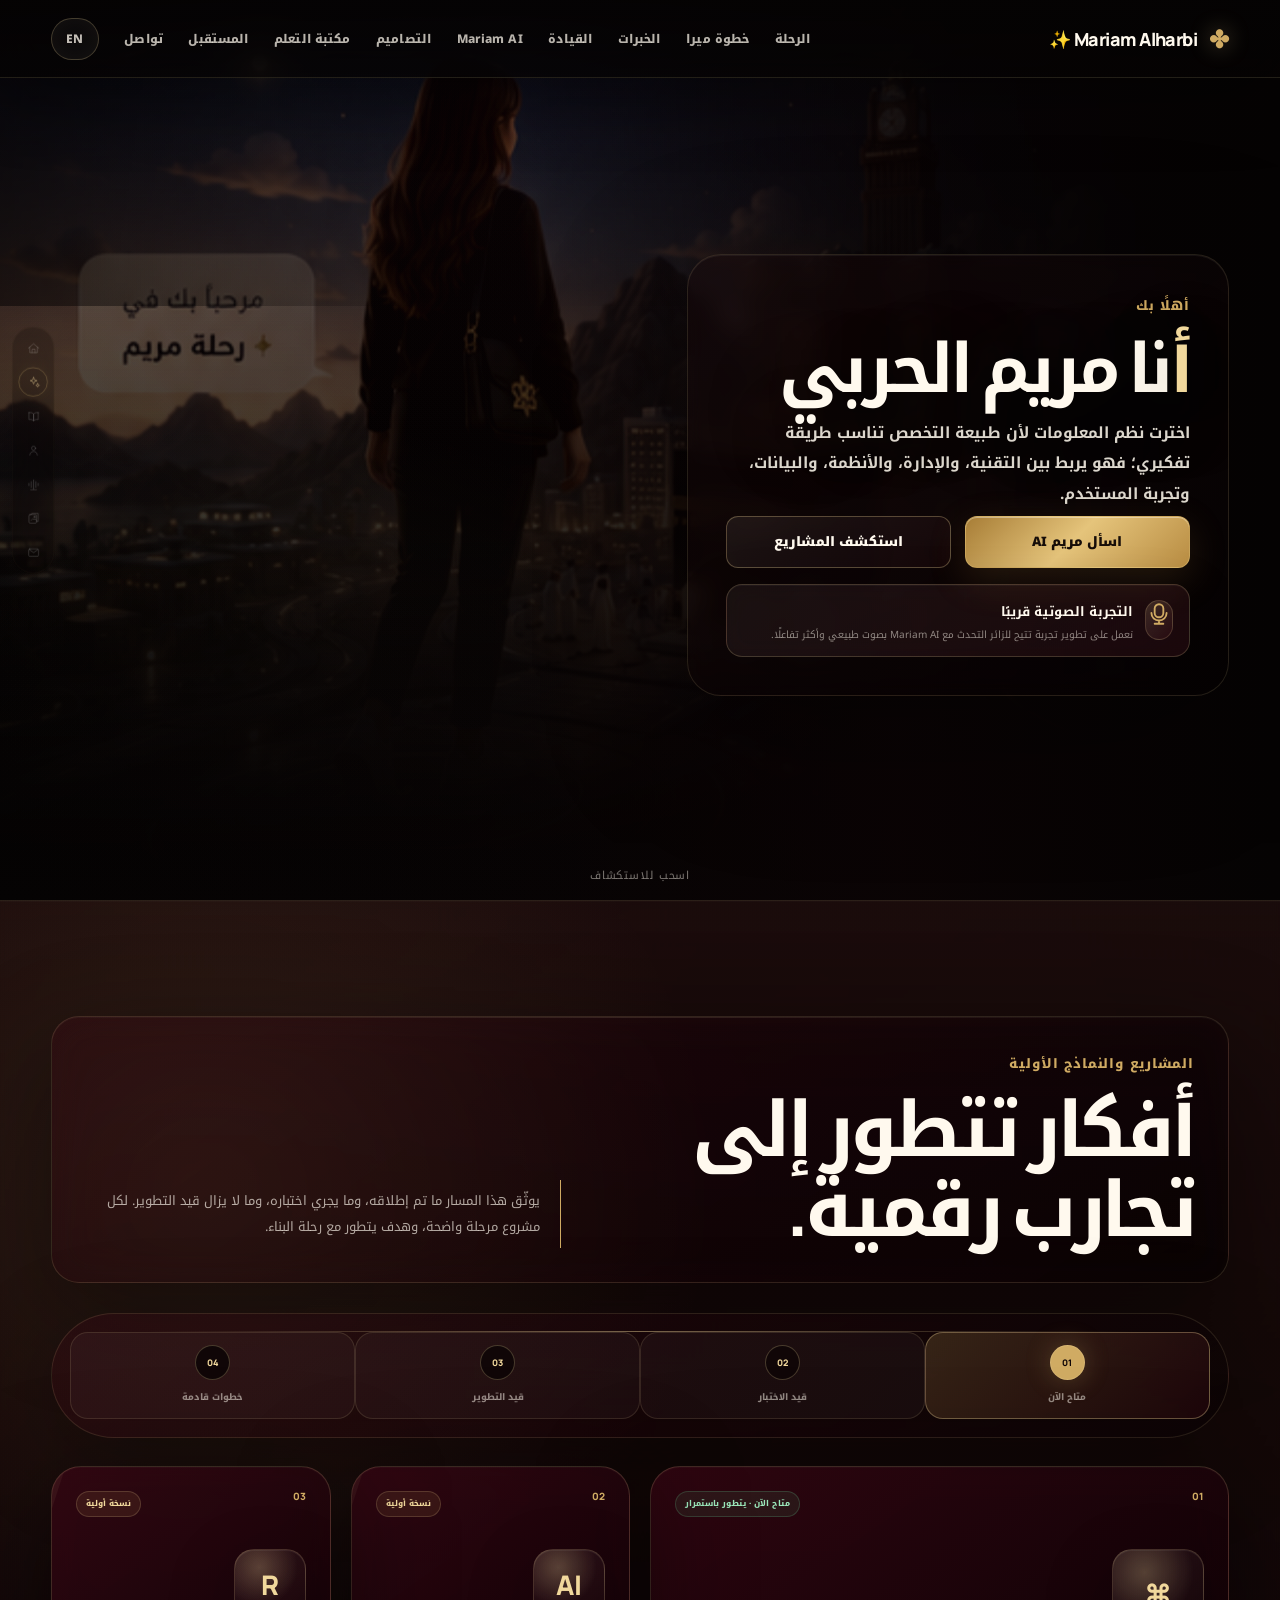
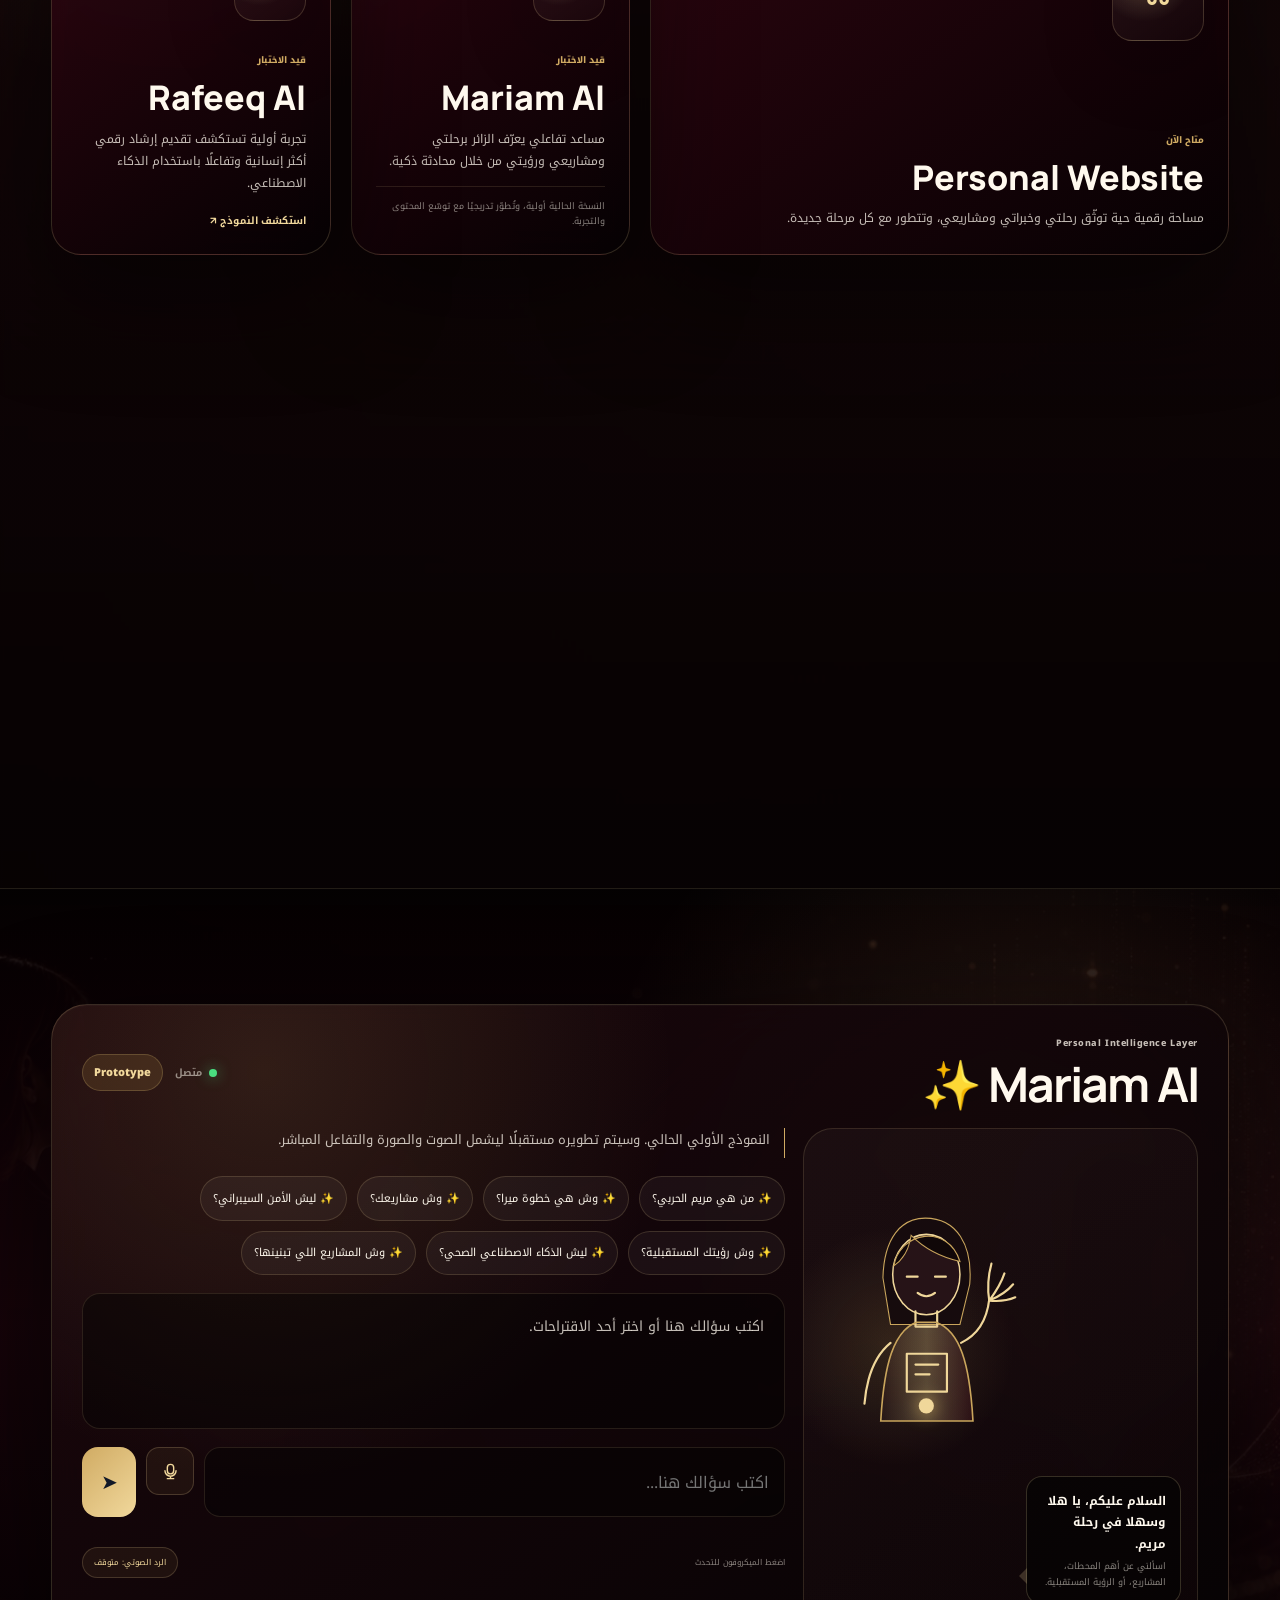
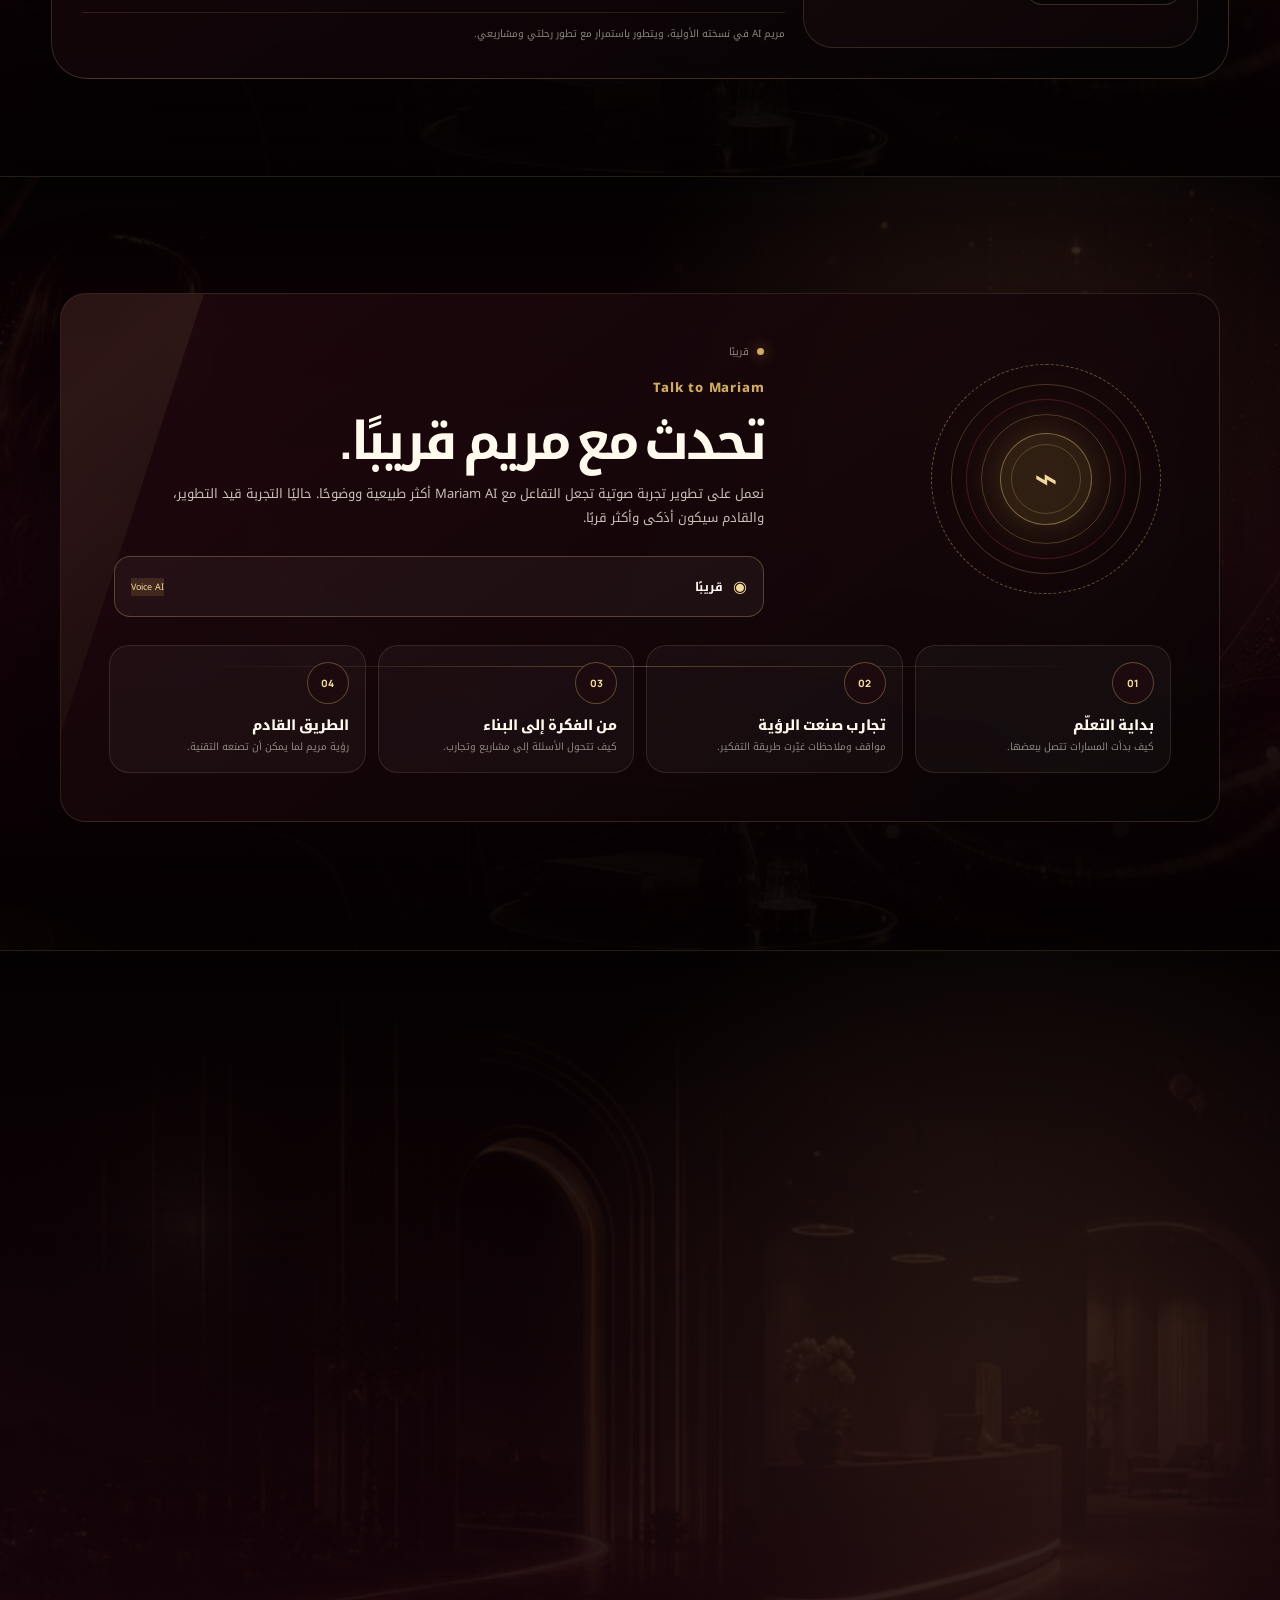
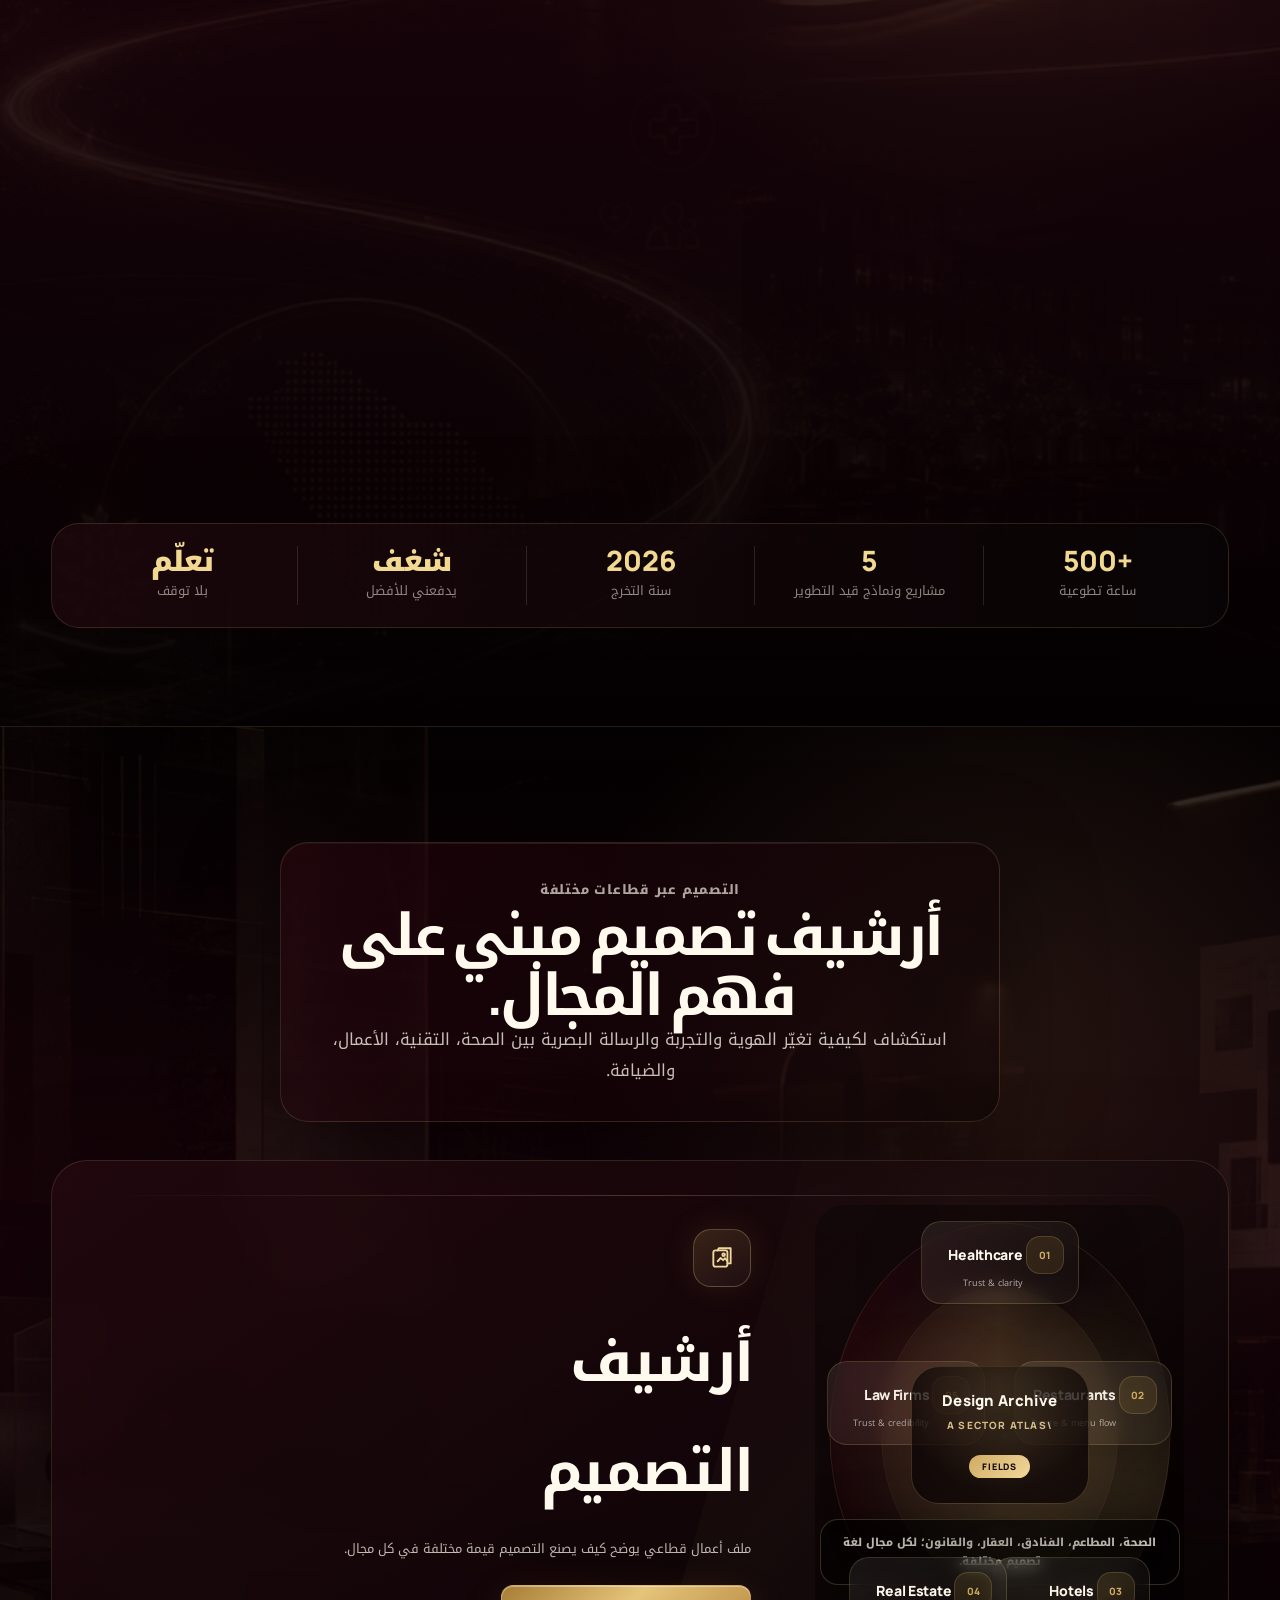
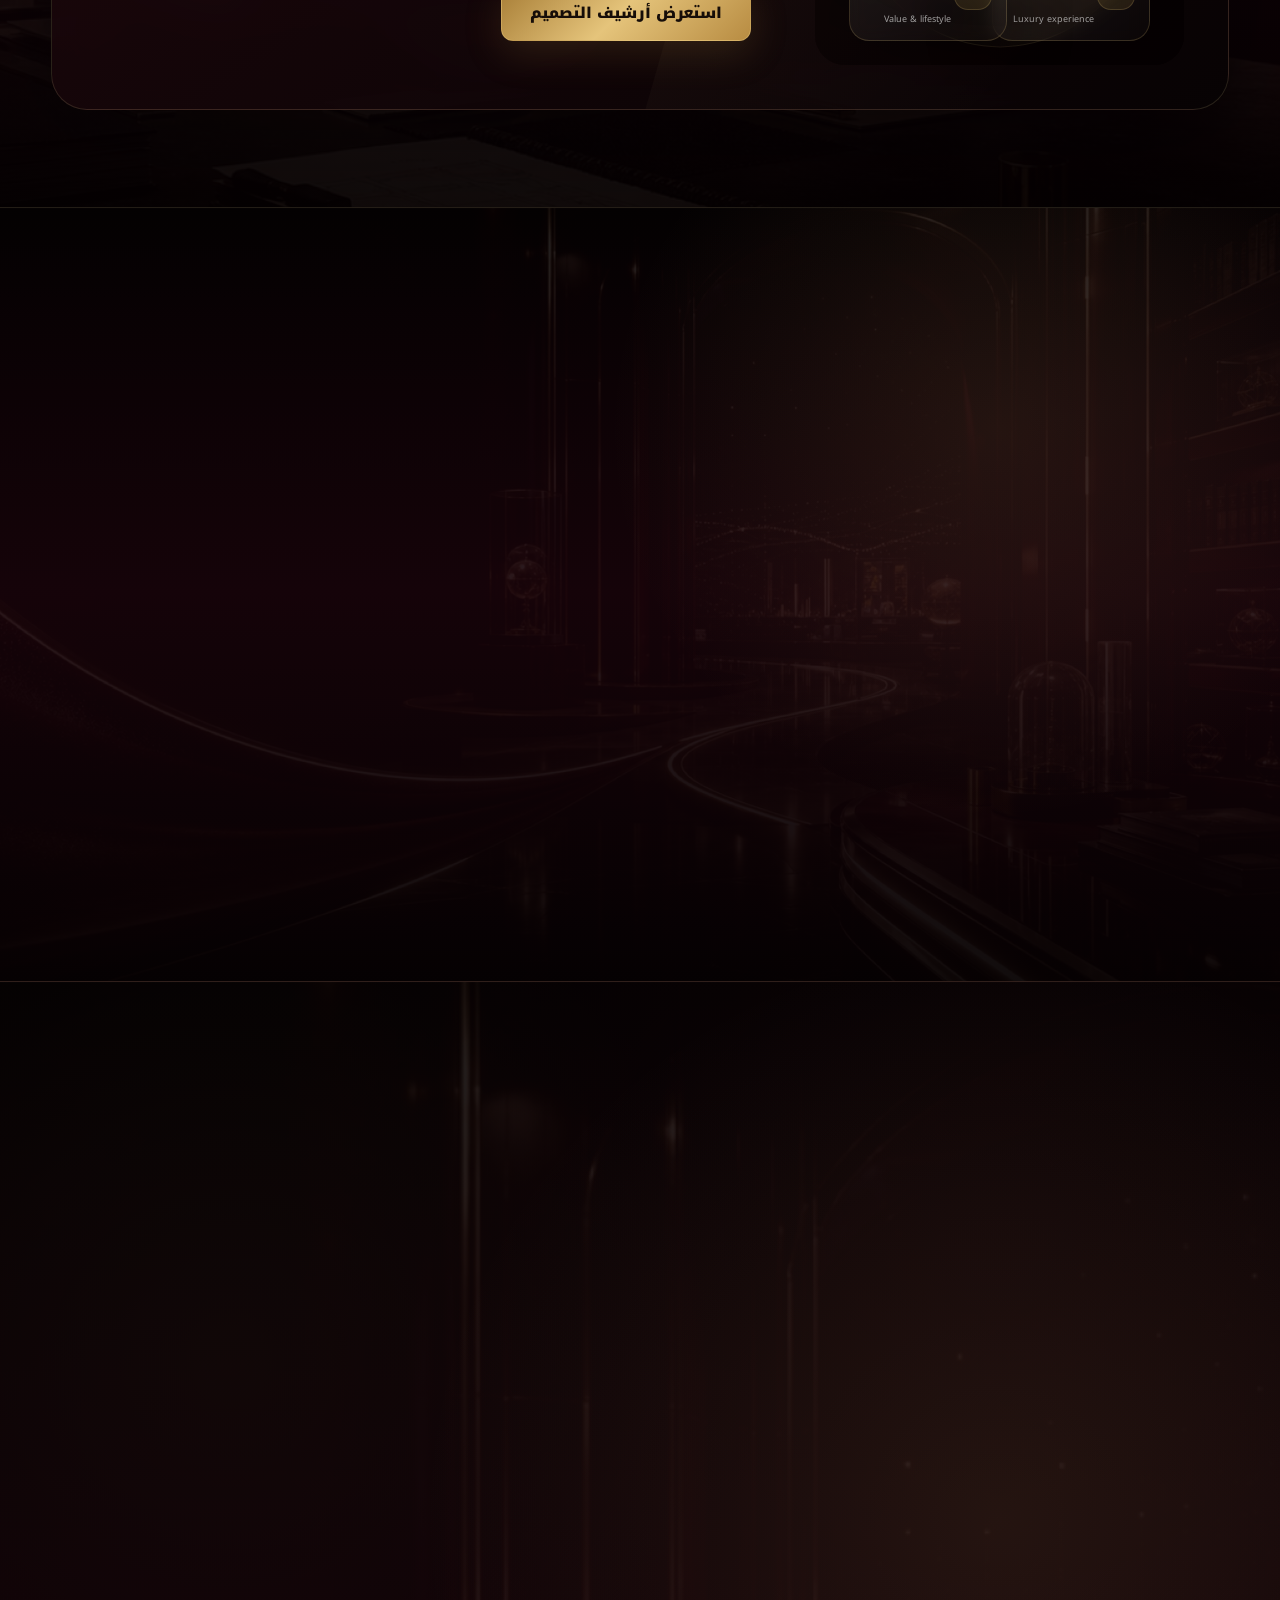
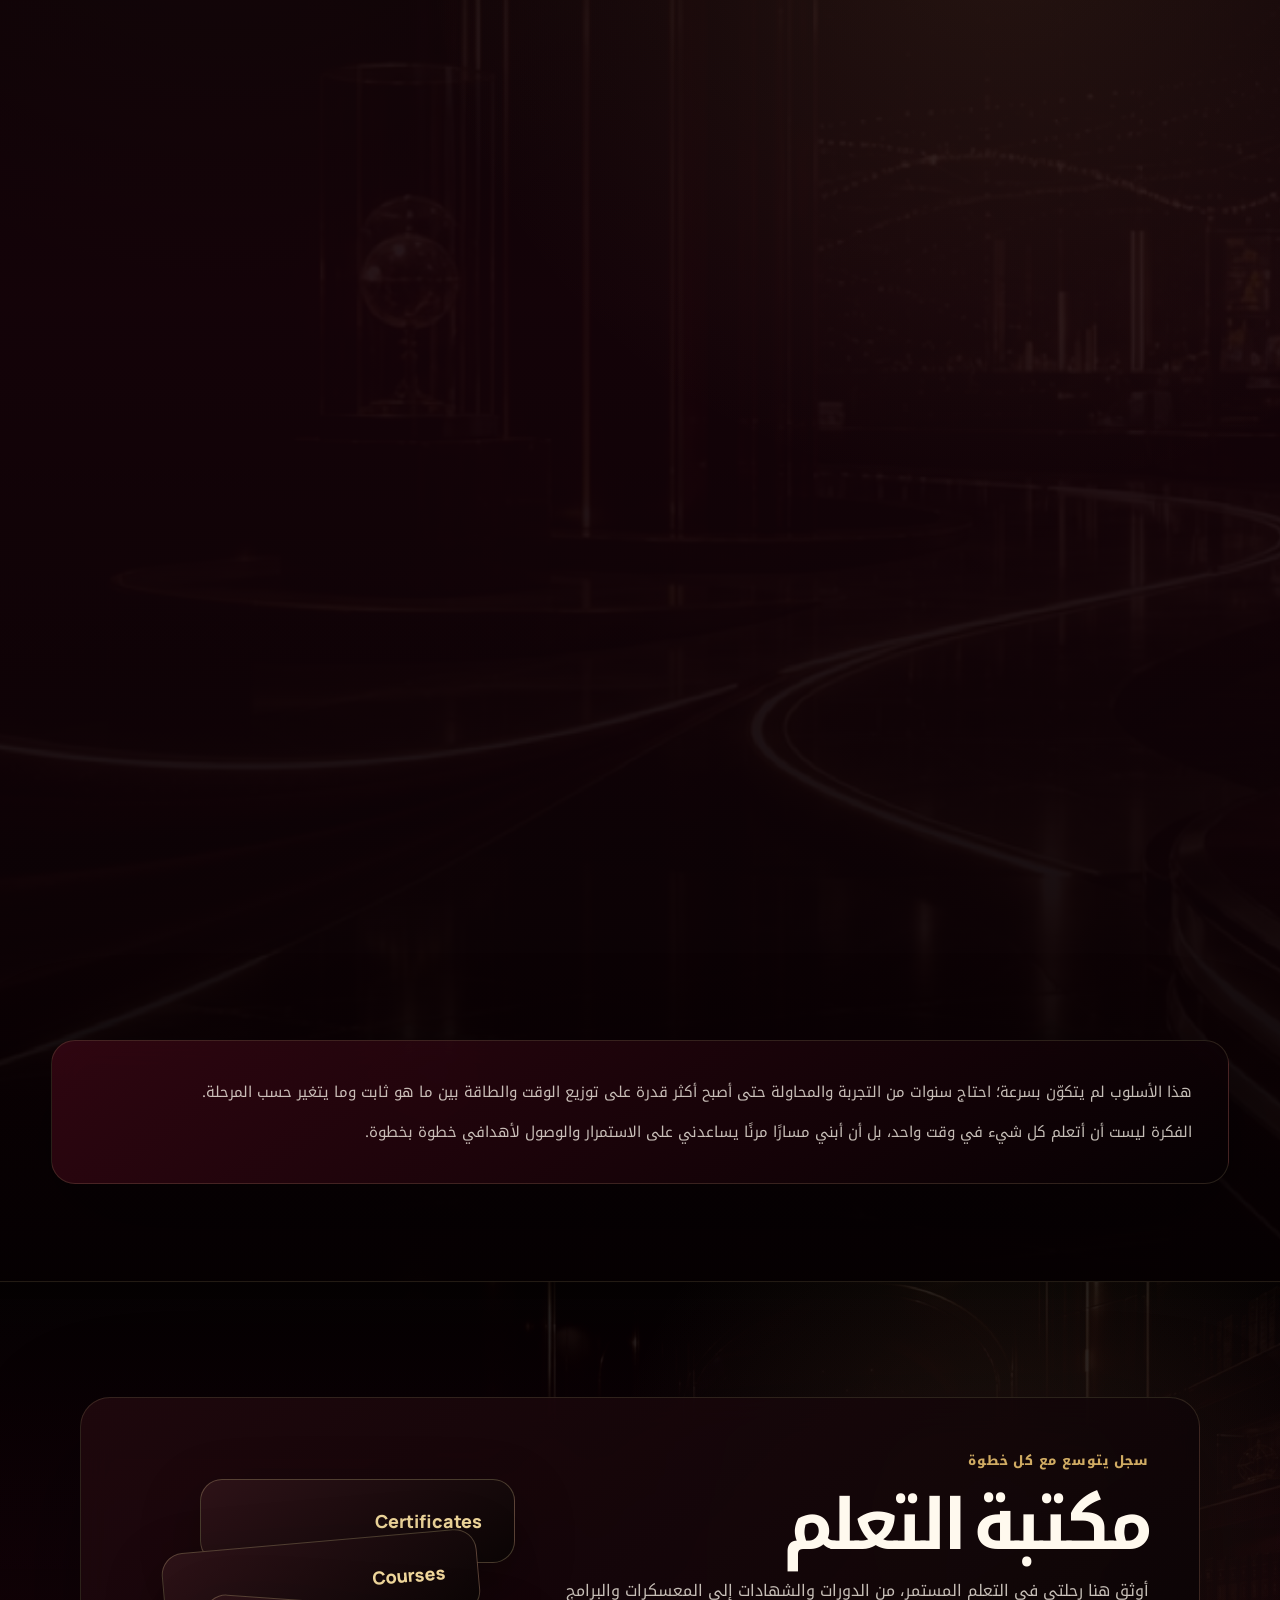
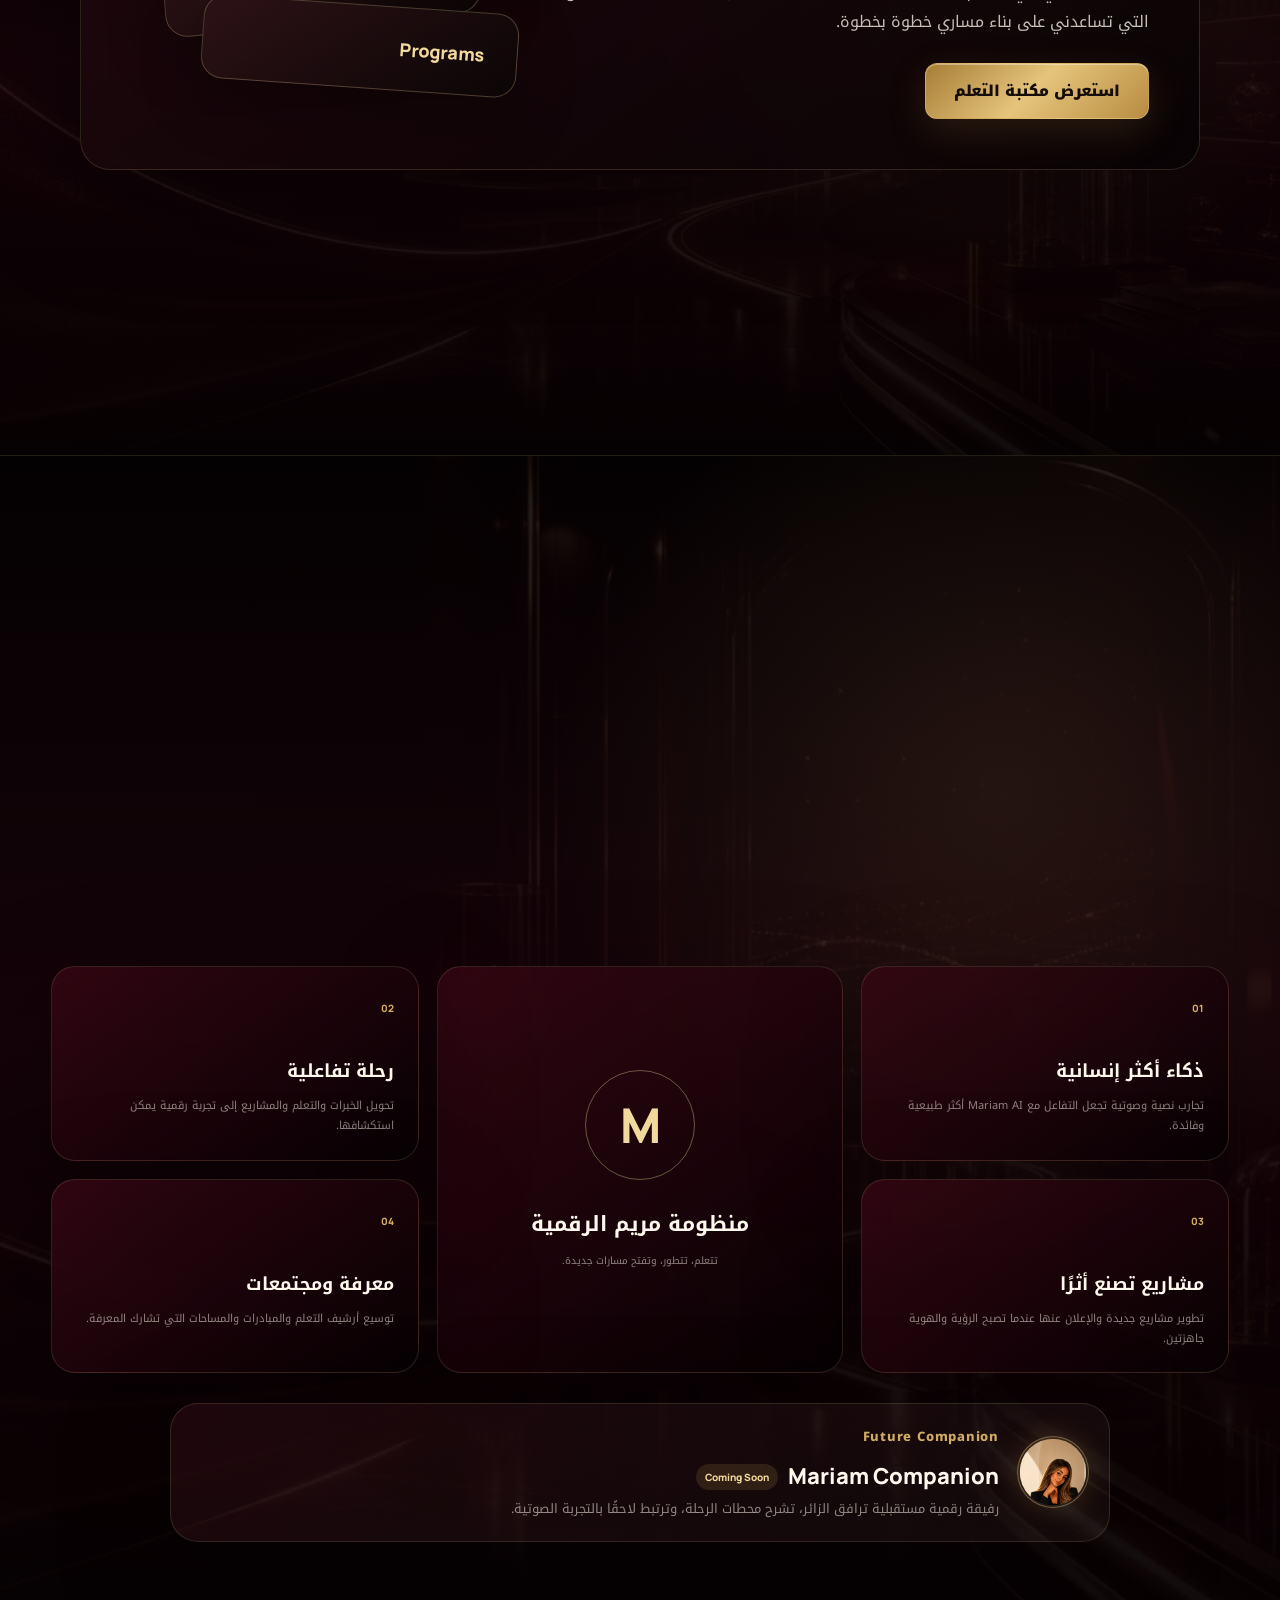
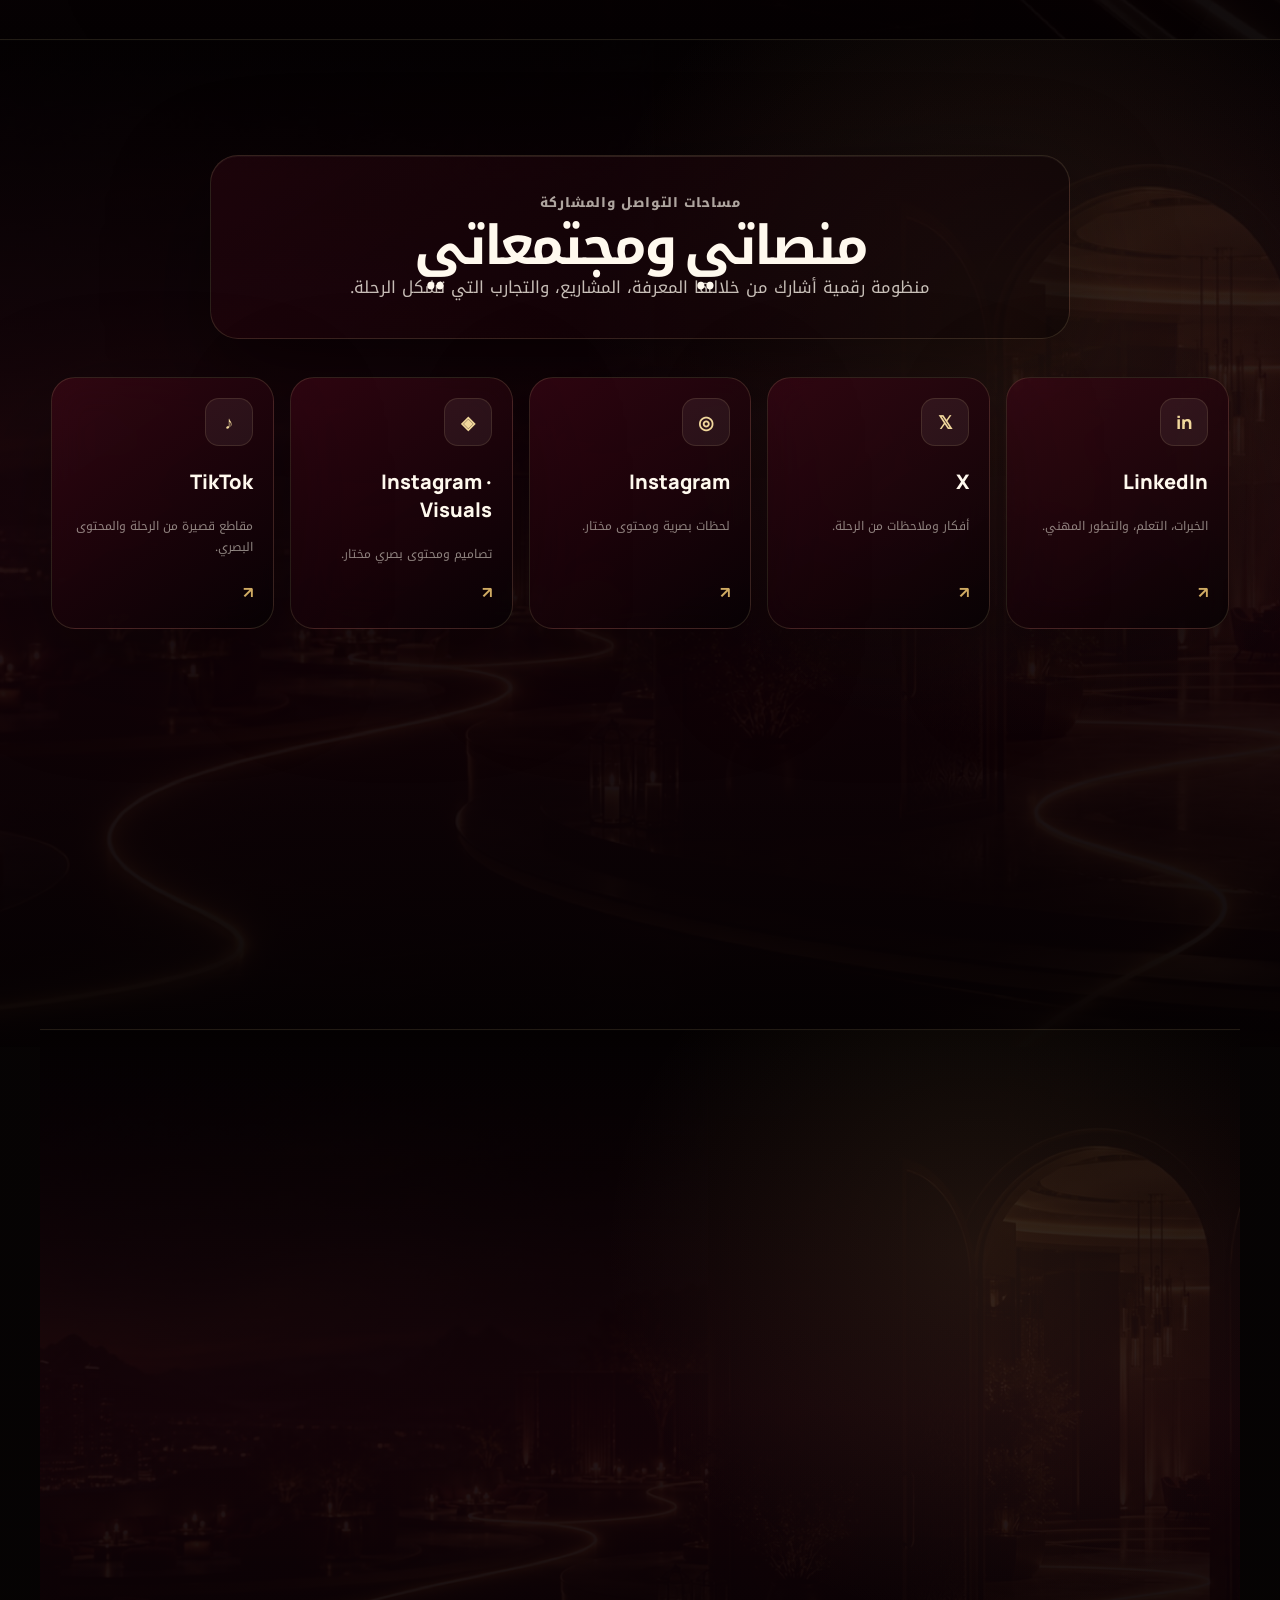
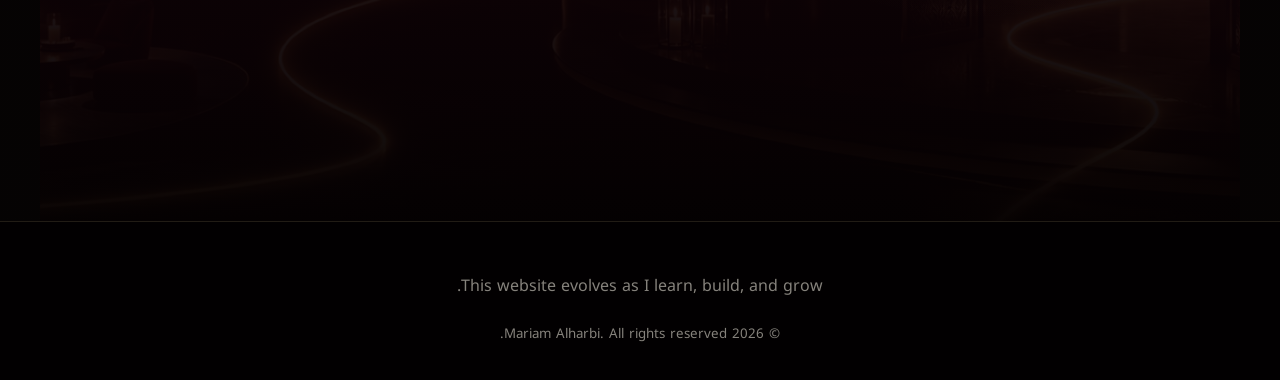
<file: index.html>
<!DOCTYPE html>
<html lang="ar" dir="rtl">
<head>
  <meta charset="UTF-8">
  <meta name="viewport" content="width=device-width, initial-scale=1.0">
  <meta name="description" content="مريم الحربي مؤسسة وصانعة تقنية تبني مشاريع رقمية ومجتمعات تعليمية وتجربة ذكاء اصطناعي شخصية للمستقبل.">
  <title>Mariam Alharbi | Founder Journey V4</title>
  <link rel="icon" type="image/png" sizes="512x512" href="assets/images/favicon.png?v=2">
  <link rel="apple-touch-icon" sizes="180x180" href="assets/images/apple-touch-icon.png?v=2">
  <link rel="preconnect" href="https://fonts.googleapis.com">
  <link rel="preconnect" href="https://fonts.gstatic.com" crossorigin>
  <link href="https://fonts.googleapis.com/css2?family=DM+Sans:wght@400;500;600;700;800&family=Manrope:wght@500;600;700;800&family=Noto+Kufi+Arabic:wght@400;500;600;700;800&display=swap" rel="stylesheet">
  <link rel="stylesheet" href="css/styles.css?v=20260620-founder-polish">
</head>
<body>
  <a class="skip" href="#main" data-i18n="skip">تجاوز إلى المحتوى</a>
  <div class="stars" aria-hidden="true"><span></span><span></span><span></span><span></span></div>
  <div class="journey-video-layer" id="journeyVideoLayer" aria-hidden="true">
    <video id="journeyVideo" autoplay muted loop playsinline preload="metadata" poster="assets/images/founder-hero-scene.png">
      <source src="assets/images/mariam-founder-journey.mp4" type="video/mp4">
    </video>
    <div class="journey-video-tide"></div>
  </div>
  <div class="scroll-mariam" id="walker" aria-hidden="true">
    <img src="assets/images/profile-photo.jpg" alt="">
  </div>

  <nav class="nav" aria-label="Main navigation">
    <a class="brand" href="#top"><span>✤</span> Mariam Alharbi ✨</a>
    <button class="menu-btn" id="menuBtn" type="button" aria-label="Open menu" aria-expanded="false">☰</button>
    <div class="nav-links" id="navLinks">
      <a href="#journey" data-i18n="navJourney">الرحلة</a>
      <a href="step-by-mira.html" data-i18n="navStepByMira">خطوة ميرا</a>
      <a href="#experience" data-i18n="navExperience">الخبرات</a>
      <a href="#leadership" data-i18n="navLeadership">القيادة</a>
      <a href="#mariam-ai" data-i18n="navAi">Mariam AI</a>
      <a href="design-archive.html" data-i18n="navGallery">التصاميم</a>
      <a href="learning-archive.html" data-i18n="navLearning">مكتبة التعلم</a>
      <a href="#future" data-i18n="navFuture">المستقبل</a>
      <a href="#contact" data-i18n="navContact">تواصل</a>
      <button class="lang-switch" id="langSwitch" type="button" aria-label="Switch language">EN</button>
    </div>
  </nav>

  <nav class="side-nav" aria-label="Quick navigation">
    <a class="active" href="#top" aria-label="Home" data-side-target="top"><svg viewBox="0 0 24 24" aria-hidden="true"><path d="M3 11.5 12 4l9 7.5"/><path d="M5.5 10v9.5h13V10"/><path d="M9.5 19.5v-6h5v6"/></svg></a>
    <a href="#journey" aria-label="Journey" data-side-target="journey"><svg viewBox="0 0 24 24" aria-hidden="true"><path d="m12 3 1.5 4.5L18 9l-4.5 1.5L12 15l-1.5-4.5L6 9l4.5-1.5L12 3Z"/><path d="m19 14 .8 2.2L22 17l-2.2.8L19 20l-.8-2.2L16 17l2.2-.8L19 14Z"/></svg></a>
    <a href="learning-archive.html" aria-label="Learning Archive"><svg viewBox="0 0 24 24" aria-hidden="true"><path d="M4 5.5c3.5-.8 6.2.2 8 2.2v12c-1.8-2-4.5-3-8-2.2v-12Z"/><path d="M20 5.5c-3.5-.8-6.2.2-8 2.2v12c1.8-2 4.5-3 8-2.2v-12Z"/></svg></a>
    <a href="#about" aria-label="About Mariam" data-side-target="about"><svg viewBox="0 0 24 24" aria-hidden="true"><circle cx="12" cy="8" r="3.5"/><path d="M5.5 20c.4-4.1 2.6-6.2 6.5-6.2s6.1 2.1 6.5 6.2"/></svg></a>
    <a href="#voice" aria-label="Mariam Live Journey" data-side-target="voice"><svg viewBox="0 0 24 24" aria-hidden="true"><path d="M4 14v-4M8 17V7m4 13V4m4 13V7m4 7v-4"/><path d="M7 21h10"/></svg></a>
    <a href="design-archive.html" aria-label="Design Gallery"><svg viewBox="0 0 24 24" aria-hidden="true"><rect x="4" y="5" width="13" height="15" rx="2"/><path d="m8 15 2.8-3 2.2 2 1.8-1.8L17 15"/><circle cx="13.5" cy="9" r="1.2"/><path d="m8 5 1-2h11v14h-3"/></svg></a>
    <a href="#contact" aria-label="Contact" data-side-target="contact"><svg viewBox="0 0 24 24" aria-hidden="true"><rect x="3.5" y="5.5" width="17" height="13" rx="2"/><path d="m5 7 7 5 7-5"/></svg></a>
  </nav>

  <header class="hero" id="top">
    <div class="hero-scene" aria-hidden="true">
      <div class="scene-orbit"></div>
      <div class="hello-bubble" data-i18n="heroBubble">مرحبًا بك في رحلة مريم ✨</div>
    </div>
    <div class="hero-content reveal">
      <p class="eyebrow" data-i18n="heroHello">أهلًا بك</p>
      <h1 data-i18n="heroTitle">أنا مريم الحربي</h1>
      <p class="hero-belief" data-i18n="heroBelief">اخترت نظم المعلومات لأن طبيعة التخصص تناسب طريقة تفكيري؛ فهو يربط بين التقنية، والإدارة، والأنظمة، والبيانات، وتجربة المستخدم.</p>
      <p class="hero-lead" data-i18n="heroLead"></p>
      <div class="hero-actions">
        <a class="btn btn-gold magnetic" href="#mariam-ai" data-i18n="askAI">اسأل مريم AI</a>
        <a class="btn btn-glass magnetic" href="#journey" data-i18n="exploreProjects">استكشف المشاريع</a>
      </div>
      <button class="voice-strip magnetic" id="voiceHero" type="button">
        <span class="line-icon"><svg viewBox="0 0 24 24" aria-hidden="true"><rect x="8" y="3" width="8" height="12" rx="4"/><path d="M5 11a7 7 0 0 0 14 0M12 18v3M8 21h8"/></svg></span>
        <strong data-i18n="voiceTitle">التجربة الصوتية قريبًا</strong>
        <small data-i18n="voiceSmall">نعمل على تطوير تجربة تتيح للزائر التحدث مع Mariam AI بصوت طبيعي وأكثر تفاعلًا.</small>
      </button>
    </div>
    <div class="scroll-cue" data-i18n="scrollCue">اسحب للاستكشاف</div>
  </header>

  <main id="main">
    <section class="journey venture-journey section" id="journey">
      <span id="prototypes" class="anchor-target" aria-hidden="true"></span>
      <div class="venture-intro reveal">
        <div>
          <p class="eyebrow" data-i18n="journeyKicker">المشاريع والنماذج الأولية</p>
          <h2 data-i18n="journeyTitle">أفكار تتطور إلى تجارب رقمية.</h2>
        </div>
        <p data-i18n="ventureJourneyCopy">يوثّق هذا المسار ما تم إطلاقه، وما يجري اختباره، وما لا يزال قيد التطوير. لكل مشروع مرحلة واضحة، وهدف يتطور مع رحلة البناء.</p>
      </div>

      <div class="venture-stages reveal" aria-label="Project journey stages">
        <span class="active"><b>01</b><em data-i18n="stageLive">متاح الآن</em></span>
        <span><b>02</b><em data-i18n="stagePrototype">قيد الاختبار</em></span>
        <span><b>03</b><em data-i18n="stageBuilding">قيد التطوير</em></span>
        <span><b>04</b><em data-i18n="stageFuture">خطوات قادمة</em></span>
      </div>

      <div class="venture-grid">
        <article class="venture-card venture-feature reveal">
          <div class="venture-top"><span class="venture-index">01</span><em class="status-live" data-i18n="liveStatus">متاح الآن · يتطور باستمرار</em></div>
          <div class="venture-symbol">⌘</div>
          <div class="venture-copy"><p class="venture-type" data-i18n="stageLive">متاح الآن</p><h3>Personal Website</h3><p data-i18n="websiteProjectCopy">مساحة رقمية حية توثّق رحلتي وخبراتي ومشاريعي، وتتطور مع كل مرحلة جديدة.</p></div>
        </article>

        <article class="venture-card reveal">
          <div class="venture-top"><span class="venture-index">02</span><em data-i18n="prototypeStatus">نسخة أولية</em></div>
          <div class="venture-symbol">AI</div>
          <div class="venture-copy"><p class="venture-type" data-i18n="stagePrototype">قيد الاختبار</p><h3>Mariam AI</h3><p data-i18n="mariamProjectCopy">مساعد تفاعلي يعرّف الزائر برحلتي ومشاريعي ورؤيتي من خلال محادثة ذكية.</p><small data-i18n="mariamProjectNote">النسخة الحالية أولية، وتُطوّر تدريجيًا مع توسّع المحتوى والتجربة.</small></div>
        </article>

        <a class="venture-card reveal" href="https://mmtt11921.github.io/rafeeq-ai/" target="_blank" rel="noopener noreferrer">
          <div class="venture-top"><span class="venture-index">03</span><em data-i18n="prototypeStatus">نسخة أولية</em></div>
          <div class="venture-symbol">R</div>
          <div class="venture-copy"><p class="venture-type" data-i18n="stagePrototype">قيد الاختبار</p><h3>Rafeeq AI</h3><p data-i18n="rafeeqCopy">تجربة أولية تستكشف تقديم إرشاد رقمي أكثر إنسانية وتفاعلًا باستخدام الذكاء الاصطناعي.</p><b data-i18n="openPrototype">استكشف النموذج ↗</b></div>
        </a>

        <a class="venture-card reveal" href="https://hwaat-hub.vercel.app" target="_blank" rel="noopener noreferrer">
          <div class="venture-top"><span class="venture-index">04</span><em data-i18n="hawatHubStatus">نموذج أولي · إطلاق 2026 / 1448هـ</em></div>
          <div class="venture-symbol hawat-hub-icon">هـ</div>
          <div class="venture-copy"><p class="venture-type" data-i18n="stageBuilding">قيد التطوير</p><h3 data-i18n="hawatHubTitle">هواة هب</h3><p data-i18n="hawatHubCopy">مساحة رقمية أولية لمجتمع هواة، تمهيدًا لإطلاقها مع بداية العام الدراسي الجديد 2026 / 1448هـ.</p><small data-i18n="hawatHubNote">ستتوسع المنصة تدريجيًا وفق خطة مؤسسة مريم الحربي.</small><b data-i18n="openHawatHub">استكشف النسخة الأولية ↗</b></div>
        </a>

        <article class="venture-card venture-future reveal">
          <div class="venture-top"><span class="venture-index">05</span><em data-i18n="futureStatus">لاحقًا</em></div>
          <div class="venture-symbol">+</div>
          <div class="venture-copy"><p class="venture-type" data-i18n="stageFuture">خطوات قادمة</p><h3 data-i18n="pFutureTitle">مشروع مستقبلي</h3><p data-i18n="pFuture">أفكار جديدة تتشكل بهدوء، وسيتم مشاركة ما يناسب منها عندما تصبح جاهزة.</p></div>
        </article>
      </div>
      <p class="journey-note reveal" data-i18n="journeyNote">كل نسخة خطوة، وكل خطوة تفتح مساحة جديدة للبناء.</p>
    </section>

    <section class="founder-story section" id="about">
      <div class="story-shell reveal">
        <div class="story-intro">
          <p class="eyebrow" data-i18n="aboutKicker">قصة المؤسس</p>
          <h2 data-i18n="aboutTitle">رحلة واحدة. مسارات متعددة.</h2>
          <p data-i18n="aboutCopy">تعدد اهتمامات مريم مقصود؛ فالتعلم والخبرة والمجتمعات والمشاريع أجزاء مترابطة من رحلة واحدة هدفها بناء تقنية تصنع أثرًا حقيقيًا للناس.</p>
        </div>
        <div class="story-path" aria-label="Founder journey path">
          <article><span>01</span><strong data-i18n="storyLearning">التعلم</strong><p data-i18n="storyLearningCopy">فضول مستمر يتحول إلى معرفة وتطبيق.</p></article>
          <article><span>02</span><strong data-i18n="storyCyber">الحماية</strong><p data-i18n="storyCyberCopy">أصبح الأمن السيبراني مهمًا لفهم حماية الأنظمة والمعلومات الحساسة.</p></article>
          <article><span>03</span><strong data-i18n="storyHealth">الأثر الصحي</strong><p data-i18n="storyHealthCopy">نمت علاقتها بالذكاء الاصطناعي الصحي بعد تجربة واقعية داخل المستشفى.</p></article>
          <article><span>04</span><strong data-i18n="storyBuild">الملاحظة والبناء</strong><p data-i18n="storyBuildCopy">توثّق مريم ملاحظاتها وأفكار التحسين، وتنظم كثيرًا منها في Notion لفهم الأنظمة وتجربة المستخدم وفرص التطوير.</p></article>
        </div>
      </div>
    </section>

    <section class="learning-system section" id="learning-system">
      <div class="learning-system-shell reveal">
        <div class="learning-system-intro">
          <p class="eyebrow" data-i18n="learningSystemKicker">Founder Learning System</p>
          <h2 data-i18n="learningSystemTitle">منهجي في التعلم</h2>
          <div class="learning-system-copy">
            <p data-i18n="learningSystemCopy1">اخترت نظم المعلومات لأن طبيعة التخصص تناسب طريقة تفكيري؛ فهو يربط بين التقنية، والإدارة، والأنظمة، والبيانات، وتجربة المستخدم.</p>
            <p data-i18n="learningSystemCopy2">ومع الوقت أصبحت أرى أن بناء أي تطبيق أو منتج رقمي منافس لا يعتمد على مهارة واحدة فقط. فحتى أبني حلًا جيدًا، أحتاج أن أفهم كيف يعمل النظام، وكيف يستخدمه الناس، وكيف تُحمى بياناته، وكيف يمكن تطويره بالذكاء الاصطناعي ليواكب العصر.</p>
            <p data-i18n="learningSystemCopy3">لذلك أتعلم مجالات تبدو مختلفة، لكنها بالنسبة لي أجزاء من منظومة واحدة.</p>
          </div>
        </div>

        <div class="learning-system-core">
          <span class="system-badge" data-i18n="weeklyConstants">ثوابت أسبوعية</span>
          <div class="pillar-grid" aria-label="Core learning pillars">
            <article class="pillar-card">
              <span class="pillar-icon">01</span>
              <h3 data-i18n="managementSystems">الإدارة وفهم الأنظمة</h3>
              <p data-i18n="managementSystemsCopy">لفهم طريقة عمل البيئات والعمليات واتخاذ القرار.</p>
            </article>
            <article class="pillar-card">
              <span class="pillar-icon">02</span>
              <h3 data-i18n="informationSecurity">أمن المعلومات</h3>
              <p data-i18n="informationSecurityCopy">لحماية البيانات وبناء حلول أكثر أمانًا وثقة.</p>
            </article>
            <article class="pillar-card">
              <span class="pillar-icon">03</span>
              <h3 data-i18n="artificialIntelligence">الذكاء الاصطناعي</h3>
              <p data-i18n="artificialIntelligenceCopy">لمواكبة العصر وبناء حلول أذكى وأكثر قابلية للتطور.</p>
            </article>
          </div>

          <div class="flex-focus">
            <div>
              <span data-i18n="flexibleFocus">تتغير حسب أولوية الأسبوع</span>
              <strong data-i18n="flexibleFocusTitle">التركيز المرن</strong>
            </div>
            <div class="flex-slots">
              <em data-i18n="devProgramming">تطوير / برمجة</em>
              <em data-i18n="designUx">تصميم / تجربة مستخدم</em>
            </div>
            <div class="flex-examples" aria-label="Flexible examples">
              <small data-i18n="flexibleExamples">أمثلة مرنة</small>
              <b>Step by Mira</b>
              <b data-i18n="graphicDesign">Graphic Design</b>
              <b data-i18n="projectBuilding">Project Building</b>
              <b data-i18n="contentCreation">Content Creation</b>
            </div>
          </div>

          <div class="language-inline" aria-label="Languages in the learning system">
            <div>
              <span class="system-badge" data-i18n="languagesKicker">التواصل يوسّع الرؤية</span>
              <strong data-i18n="languagesTitle">اللغات ضمن رحلة التعلم</strong>
              <p data-i18n="languagesCopy">أتعلم اللغات لأنها تفتح أبوابًا جديدة للمعرفة والتواصل وفهم الثقافات المختلفة، وهذا يدعم بناء أفكار وحلول أكثر تأثيرًا.</p>
            </div>
            <div class="language-mini-grid">
              <span><b>AR</b><em data-i18n="arabicLevel">ممتاز</em></span>
              <span><b>EN</b><em data-i18n="englishLevel">متوسط، وفي طريقها للاحتراف</em></span>
              <span><b>DE</b><em data-i18n="germanLevel">مبتدئ</em></span>
            </div>
          </div>
        </div>
      </div>

      <div class="monthly-system reveal">
        <div class="monthly-head">
          <p class="eyebrow" data-i18n="monthlyExampleKicker">Monthly Rhythm</p>
          <h3 data-i18n="monthlyExampleTitle">مثال شهر عملي</h3>
          <p data-i18n="monthlyExampleCopy">تبقى الثوابت حاضرة، ويتغير التركيز المرن حسب المرحلة والأولوية.</p>
        </div>
        <div class="month-roadmap" aria-label="Monthly learning roadmap">
          <article class="month-card">
            <span data-i18n="week1">الأسبوع 1</span>
            <p><b data-i18n="fixedLabel">ثابت:</b> <em data-i18n="fixedStack">الإدارة + أمن المعلومات + الذكاء الاصطناعي</em></p>
            <p><b data-i18n="addLabel">إضافة:</b> <em data-i18n="week1Add">تصميم جرافيكي + Step by Mira</em></p>
          </article>
          <article class="month-card">
            <span data-i18n="week2">الأسبوع 2</span>
            <p><b data-i18n="fixedLabel">ثابت:</b> <em data-i18n="fixedStack">الإدارة + أمن المعلومات + الذكاء الاصطناعي</em></p>
            <p><b data-i18n="addLabel">إضافة:</b> <em data-i18n="week2Add">برمجة + تجربة المستخدم</em></p>
          </article>
          <article class="month-card">
            <span data-i18n="week3">الأسبوع 3</span>
            <p><b data-i18n="fixedLabel">ثابت:</b> <em data-i18n="fixedStack">الإدارة + أمن المعلومات + الذكاء الاصطناعي</em></p>
            <p><b data-i18n="addLabel">إضافة:</b> <em data-i18n="week3Add">بناء مشروع + محتوى</em></p>
          </article>
          <article class="month-card">
            <span data-i18n="week4">الأسبوع 4</span>
            <p><b data-i18n="fixedLabel">ثابت:</b> <em data-i18n="fixedStack">الإدارة + أمن المعلومات + الذكاء الاصطناعي</em></p>
            <p><b data-i18n="addLabel">إضافة:</b> <em data-i18n="week4Add">مراجعة + تطوير النموذج الأولي</em></p>
          </article>
        </div>
      </div>

      <div class="learning-system-close reveal">
        <p data-i18n="learningSystemClose1">هذا الأسلوب لم يتكوّن بسرعة؛ احتاج سنوات من التجربة والمحاولة حتى أصبح أكثر قدرة على توزيع الوقت والطاقة بين ما هو ثابت وما يتغير حسب المرحلة.</p>
        <p data-i18n="learningSystemClose2">الفكرة ليست أن أتعلم كل شيء في وقت واحد، بل أن أبني مسارًا مرنًا يساعدني على الاستمرار والوصول لأهدافي خطوة بخطوة.</p>
      </div>
    </section>

    <section class="dashboard section" id="experience">
      <div class="dash-grid">
        <article class="dash-panel experience-panel reveal">
          <div class="panel-title"><span class="line-icon"><svg viewBox="0 0 24 24" aria-hidden="true"><rect x="3" y="7" width="18" height="13" rx="2"/><path d="M9 7V4h6v3M3 12h18M10 12v2h4v-2"/></svg></span><h2 data-i18n="experienceTitle">الخبرات المهنية</h2></div>
          <div class="timeline">
            <article class="exp-card">
              <div class="company-mark awe-mark">AWE</div>
              <div class="exp-copy">
                <div class="exp-head"><h3 data-i18n="aweCompany">شركة AWE</h3><time dir="ltr">18/08/2024 - 18/10/2024</time></div>
                <strong data-i18n="dataEntry">كاتبة بيانات</strong>
                <ul class="impact-list">
                  <li data-i18n="aweFocus1">إدخال البيانات وتنظيمها</li>
                  <li data-i18n="aweFocus2">فهم سير العمل داخل بيئة العمل</li>
                  <li data-i18n="aweFocus3">فهم كيف تدعم الأنظمة العمليات اليومية</li>
                  <li data-i18n="aweFocus4">تعلم إجراءات العمل والتوثيق</li>
                </ul>
              </div>
            </article>
            <article class="exp-card">
              <div class="company-mark hospital-mark">YH</div>
              <div class="exp-copy">
                <div class="exp-head"><h3 data-i18n="hospitalCompany">مستشفى ينبع العام</h3><time dir="ltr">29/06/2025 - 15/08/2025</time></div>
                <strong data-i18n="reception">متدربة استقبال</strong>
                <ul class="impact-list">
                  <li data-i18n="hospitalFocus1">التعرف على سير العمل في القطاع الصحي</li>
                  <li data-i18n="hospitalFocus2">فهم رحلة المريض داخل المنشأة</li>
                  <li data-i18n="hospitalFocus3">ملاحظة التحديات التشغيلية</li>
                  <li data-i18n="hospitalFocus4">فهم أثر الأنظمة الصحية على تجربة المريض</li>
                </ul>
                <p class="experience-influence" data-i18n="hospitalInfluence">أسهمت هذه التجربة في تنمية اهتمام مريم بالذكاء الاصطناعي الصحي والحلول الرقمية الصحية.</p>
              </div>
            </article>
            <article class="exp-card">
              <div class="company-mark hotel-mark">NH</div>
              <div class="exp-copy">
                <div class="exp-head"><h3 data-i18n="hotelCompany">فندق الكناري</h3><span class="system-tag">نزيل — Nazeel PMS</span></div>
                <strong data-i18n="hotelRole">استقبال</strong>
                <ul class="impact-list">
                  <li data-i18n="hotelFocus1">التعرف على عمليات الفنادق وأنظمة الحجز</li>
                  <li data-i18n="hotelFocus2">التعامل مع تجربة النزيل</li>
                  <li data-i18n="hotelFocus3">دراسة وتحليل نظام نزيل بشكل مستقل</li>
                  <li data-i18n="hotelFocus4">توثيق الملاحظات وأفكار التحسين في Notion</li>
                </ul>
              </div>
            </article>
            <article class="exp-card">
              <div class="company-mark restaurant-mark">RX</div>
              <div class="exp-copy">
                <div class="exp-head"><h3 data-i18n="restaurantCompany">تجربة في بيئة مطعم</h3></div>
                <strong data-i18n="restaurantRole">تجربة عمل قصيرة</strong>
                <ul class="impact-list">
                  <li data-i18n="restaurantFocus1">فهم تجربة العميل</li>
                  <li data-i18n="restaurantFocus2">ملاحظة سير العمل</li>
                  <li data-i18n="restaurantFocus3">التعرف على بيئة التشغيل والخدمة</li>
                </ul>
              </div>
            </article>
          </div>
        </article>

        <article class="dash-panel leadership-panel reveal" id="leadership">
          <div class="panel-title"><span class="line-icon"><svg viewBox="0 0 24 24" aria-hidden="true"><path d="M12 20v-8M12 12C8 12 5 9 5 5c4 0 7 3 7 7ZM12 12c4 0 7-3 7-7-4 0-7 3-7 7Z"/><path d="M8 20h8"/></svg></span><h2 data-i18n="leadershipTitle">التطوع والقيادة</h2></div>
          <div class="leadership-list">
            <article class="lead-card basmah-card"><span class="basmah-mark" aria-hidden="true"><svg viewBox="0 0 64 64" role="img"><path d="M32 8c-12.2 0-22 9.8-22 22 0 7.1-1.7 13.4-5 18.8"/><path d="M32 15c-8.3 0-15 6.7-15 15 0 9.2-2.4 17.3-7.2 24.1"/><path d="M32 22a8 8 0 0 0-8 8c0 10.9-2.6 20-7.9 27.2"/><path d="M32 8c12.2 0 22 9.8 22 22 0 7.1 1.7 13.4 5 18.8"/><path d="M32 15c8.3 0 15 6.7 15 15 0 9.2 2.4 17.3 7.2 24.1"/><path d="M32 22a8 8 0 0 1 8 8c0 10.9 2.6 20 7.9 27.2"/><path d="M32 29v8c0 8.8-1.7 16.2-5 22"/><path d="M32 44c.4 5.2 1.8 10.2 4.1 15"/></svg></span><h3 data-i18n="basmahTitle">منصة بصمة</h3><p data-i18n="basmahCopy">مشاركة تطوعية في مبادرات إنسانية ومجتمعية متنوعة.</p></article>
            <article class="lead-card"><span class="line-icon"><svg viewBox="0 0 24 24" aria-hidden="true"><circle cx="8" cy="8" r="3"/><circle cx="17" cy="9" r="2.5"/><path d="M2.5 20c.4-4.4 2.2-6.5 5.5-6.5s5.1 2.1 5.5 6.5M13 15c1-.8 2.2-1.2 3.7-1.2 3 0 4.5 2 4.8 6.2"/></svg></span><h3 data-i18n="eventsTitle">تنظيم الفعاليات</h3><p data-i18n="eventsCopy">تنظيم العمل، خدمة الزوار، ومساندة الفرق في الفعاليات.</p></article>
            <article class="lead-card"><span class="line-icon"><svg viewBox="0 0 24 24" aria-hidden="true"><path d="M12 21c5-3.3 8-7.4 8-12V5l-8-3-8 3v4c0 4.6 3 8.7 8 12Z"/><path d="m8.5 11.5 2.2 2.2 4.8-5"/></svg></span><h3 data-i18n="volunteerTitle">الأعمال التطوعية</h3><p data-i18n="volunteerCopy">مشرفة فريق التنظيم في إحدى الفعاليات التاريخية التي تم تنظيمها من قبل بصمة.</p></article>
          </div>
        </article>

        <article class="dash-panel ai-panel-card reveal" id="mariam-ai">
          <div class="ai-card-head">
            <div><p class="eyebrow">Personal Intelligence Layer</p><h2>Mariam AI ✨</h2></div>
            <div class="ai-status"><span></span><b data-i18n="aiOnline">متصل</b><em>Prototype</em></div>
          </div>
          <div class="ai-host" id="aiHost" aria-label="Mariam AI digital host">
            <div class="ai-host-words" aria-hidden="true">
              <span data-i18n="aiWordJourney">رحلتي</span>
              <span data-i18n="aiWordProjects">مشاريعي</span>
              <span data-i18n="aiWordVision">رؤيتي</span>
            </div>
            <div class="ai-host-character" aria-hidden="true">
              <svg viewBox="0 0 190 230">
                <defs><linearGradient id="hostMetal" x1="0" x2="1"><stop stop-color="#3b2025"/><stop offset=".5" stop-color="#f0d79a"/><stop offset="1" stop-color="#641e2c"/></linearGradient></defs>
                <path class="host-hair" d="M58 77c1-37 17-55 39-55 29 0 44 25 41 61l-9 37H65Z"/>
                <ellipse class="host-face" cx="98" cy="74" rx="31" ry="37"/>
                <path class="host-fringe" d="M68 66c6-32 50-39 61-4-18-4-33-12-45-24-2 13-7 22-16 28Z"/>
                <path class="host-eye" d="M80 76h10M106 76h10"/>
                <path class="host-smile" d="M90 91c5 4 11 4 16 0"/>
                <path class="host-neck" d="M88 108v14h20v-14"/>
                <path class="host-body" d="M56 209c3-53 12-83 33-91h18c22 8 31 38 34 91Z"/>
                <path class="host-panel" d="M80 147h37v35H80zM88 157h21M88 166h13"/>
                <path class="host-arm-left" d="M65 137c-16 13-22 33-24 56"/>
                <path class="host-wave-arm" d="M130 137c17-8 24-23 26-40"/>
                <path class="host-wave-hand" d="M156 98c-2-12-1-23 2-34m-2 34c6-8 11-16 14-25m-14 25c10-4 17-9 22-15m-22 15c9 1 17 0 24-3"/>
                <circle class="host-core" cx="98" cy="195" r="7"/>
              </svg>
            </div>
            <div class="ai-host-greeting" id="aiHostGreeting">
              <strong data-i18n="aiGreeting">السلام عليكم، يا هلا وسهلا في رحلة مريم.</strong>
              <small data-i18n="aiGreetingHint">اسألني عن أهم المحطات، المشاريع، أو الرؤية المستقبلية.</small>
            </div>
          </div>
          <p data-i18n="aiPrototype">النموذج الأولي الحالي. وسيتم تطويره مستقبلًا ليشمل الصوت والصورة والتفاعل المباشر.</p>
          <div class="chip-list" data-i18n-list="chips">
            <button class="question" type="button" data-topic="who">✨ من هي مريم الحربي؟</button>
            <button class="question" type="button" data-topic="step">✨ وش هي خطوة ميرا؟</button>
            <button class="question" type="button" data-topic="projects">✨ وش مشاريعك؟</button>
            <button class="question" type="button" data-topic="cybersecurity">✨ ليش الأمن السيبراني؟</button>
            <button class="question" type="button" data-topic="future">✨ وش رؤيتك المستقبلية؟</button>
            <button class="question" type="button" data-topic="healthcare">✨ ليش الذكاء الاصطناعي الصحي؟</button>
            <button class="question" type="button" data-topic="projects">✨ وش المشاريع اللي تبنينها؟</button>
          </div>
          <div class="ai-response" id="aiResponse" aria-live="polite" data-i18n="aiDefault">اكتب سؤالك هنا أو اختر أحد الاقتراحات.</div>
          <div class="ai-typing" id="aiTyping" hidden aria-hidden="true"><span></span><span></span><span></span></div>
          <div class="voice-transcript" id="voiceTranscript" hidden>
            <small data-i18n="voiceTranscriptHint">هذا ما سمعته، يمكنك تعديله قبل الإرسال.</small>
            <textarea id="voiceTranscriptText" rows="2"></textarea>
            <div><button id="voiceTranscriptSend" type="button" data-i18n="voiceTranscriptSend">إرسال</button><button id="voiceTranscriptCancel" type="button" data-i18n="voiceTranscriptCancel">إلغاء</button></div>
          </div>
          <form class="ai-form" id="aiForm">
            <input id="aiQuestion" type="text" autocomplete="off" aria-label="Ask Mariam AI" placeholder="اكتب سؤالك هنا..." required>
            <button class="mic-btn" id="aiMic" type="button" aria-label="التحدث مع Mariam AI" aria-pressed="false"><svg viewBox="0 0 24 24" aria-hidden="true"><rect x="8" y="3" width="8" height="12" rx="4"/><path d="M5 11a7 7 0 0 0 14 0M12 18v3M8 21h8"/></svg></button>
            <button class="send-btn" type="submit" aria-label="Send">➤</button>
          </form>
          <div class="ai-voice-tools">
            <span id="aiMicStatus" data-i18n="micIdle">اضغط الميكروفون للتحدث</span>
            <button id="voiceReplyToggle" type="button" aria-pressed="false" data-i18n="voiceReplyOff">الرد الصوتي: متوقف</button>
            <button id="stopVoiceReply" type="button" hidden data-i18n="stopVoiceReply">إيقاف القراءة</button>
          </div>
          <small class="ai-evolving-note" data-i18n="aiEvolvingNote">مريم AI في نسخته الأولية، ويتطور باستمرار مع تطور رحلتي ومشاريعي.</small>
        </article>
      </div>

      <div class="stats-strip reveal" aria-label="Founder highlights">
        <div><strong>+500</strong><span data-i18n="statHours">ساعة تطوعية</span></div>
        <div><strong>5</strong><span data-i18n="statProjects">مشاريع ونماذج قيد التطوير</span></div>
        <div><strong>2026</strong><span data-i18n="statYear">سنة التخرج</span></div>
        <div><strong data-i18n="statPassion">شغف</strong><span data-i18n="statBetter">يدفعني للأفضل</span></div>
        <div><strong data-i18n="statLearning">تعلّم</strong><span data-i18n="statNonstop">بلا توقف</span></div>
      </div>
    </section>

    <section class="learning-preview section" id="learning">
      <div class="learning-preview-card reveal">
        <div class="learning-preview-copy">
          <p class="eyebrow" data-i18n="learningKicker">سجل يتوسع مع كل خطوة</p>
          <h2 data-i18n="learningTitle">مكتبة التعلم</h2>
          <p data-i18n="learningCopy">أوثق هنا رحلتي في التعلم المستمر، من الدورات والشهادات إلى المعسكرات والبرامج التي تساعدني على بناء مساري خطوة بخطوة.</p>
          <a class="btn btn-gold" href="learning-archive.html" data-i18n="exploreLearning">استعرض مكتبة التعلم</a>
        </div>
        <div class="learning-stack" aria-hidden="true"><span>Certificates</span><span>Courses</span><span>Programs</span></div>
      </div>
    </section>

    <section class="design-gallery section" id="design-gallery">
      <div class="section-head reveal">
        <p class="eyebrow" data-i18n="galleryKicker">التصميم عبر قطاعات مختلفة</p>
        <h2 data-i18n="galleryTitle">أرشيف تصميم مبني على فهم المجال.</h2>
        <p data-i18n="galleryCopy">استكشاف لكيفية تغيّر الهوية والتجربة والرسالة البصرية بين الصحة، التقنية، الأعمال، والضيافة.</p>
      </div>
      <div class="design-preview reveal">
        <a class="design-explorer" href="design-archive.html" aria-label="Open design archive">
          <div class="ipad-frame" aria-hidden="true">
            <div class="ipad-camera"></div>
            <div class="ipad-screen">
              <div class="screen-top">
                <span>Design Archive</span>
                <b>FIELDS</b>
              </div>
              <div class="field-carousel">
                <article class="field-card field-health"><span>01</span><strong>Healthcare</strong><small>Trust & clarity</small></article>
                <article class="field-card field-food"><span>02</span><strong>Restaurants</strong><small>Desire & menu flow</small></article>
                <article class="field-card field-hotel"><span>03</span><strong>Hotels</strong><small>Luxury experience</small></article>
                <article class="field-card field-real"><span>04</span><strong>Real Estate</strong><small>Value & lifestyle</small></article>
                <article class="field-card field-law"><span>05</span><strong>Law Firms</strong><small>Trust & credibility</small></article>
              </div>
            </div>
          </div>
          <div class="archive-insight" data-ar="الصحة، المطاعم، الفنادق، العقار، والقانون؛ لكل مجال لغة تصميم مختلفة." data-en="Healthcare, restaurants, hotels, real estate, and law; each field has its own design language.">الصحة، المطاعم، الفنادق، العقار، والقانون؛ لكل مجال لغة تصميم مختلفة.</div>
        </a>
        <div class="design-preview-copy">
          <span class="line-icon"><svg viewBox="0 0 24 24" aria-hidden="true"><rect x="4" y="5" width="13" height="15" rx="2"/><path d="m8 15 2.8-3 2.2 2 1.8-1.8L17 15"/><circle cx="13.5" cy="9" r="1.2"/><path d="m8 5 1-2h11v14h-3"/></svg></span>
          <h3 data-i18n="galleryArchiveTitle">أرشيف التصميم</h3>
          <p data-i18n="galleryNote">ملف أعمال قطاعي يوضح كيف يصنع التصميم قيمة مختلفة في كل مجال.</p>
          <a class="btn btn-gold" href="design-archive.html" data-i18n="openGallery">استعرض أرشيف التصميم</a>
        </div>
      </div>
    </section>

    <section class="voice-experience section" id="voice">
      <div class="living-journey reveal">
        <div class="living-orbit" aria-hidden="true"><i></i><i></i><i></i><span>⌁</span></div>
        <div class="living-copy">
          <div class="living-status"><b></b><span data-i18n="livingStatus">قريبًا</span></div>
          <p class="eyebrow">Talk to Mariam</p>
          <h2 data-i18n="voiceSectionTitle">تحدث مع مريم قريبًا.</h2>
          <p data-i18n="voiceSectionCopy">نعمل على تطوير تجربة صوتية تجعل التفاعل مع Mariam AI أكثر طبيعية ووضوحًا. حاليًا التجربة قيد التطوير، والقادم سيكون أذكى وأكثر قربًا.</p>
          <button class="living-button coming-soon" id="livingJourneyButton" type="button"><span>◉</span><b data-i18n="livingButton">قريبًا</b><em>Voice AI</em></button>
        </div>
        <div class="memory-path">
          <article><span>01</span><div><h3 data-i18n="memoryLearning">بداية التعلّم</h3><p data-i18n="memoryLearningCopy">كيف بدأت المسارات تتصل ببعضها.</p></div></article>
          <article><span>02</span><div><h3 data-i18n="memoryExperience">تجارب صنعت الرؤية</h3><p data-i18n="memoryExperienceCopy">مواقف وملاحظات غيّرت طريقة التفكير.</p></div></article>
          <article><span>03</span><div><h3 data-i18n="memoryBuilding">من الفكرة إلى البناء</h3><p data-i18n="memoryBuildingCopy">كيف تتحول الأسئلة إلى مشاريع وتجارب.</p></div></article>
          <article><span>04</span><div><h3 data-i18n="memoryFuture">الطريق القادم</h3><p data-i18n="memoryFutureCopy">رؤية مريم لما يمكن أن تصنعه التقنية.</p></div></article>
        </div>
      </div>
    </section>

    <section class="future-road section" id="future">
      <div class="vision-intro reveal">
        <div>
          <p class="eyebrow" data-i18n="futureKicker">رؤية طويلة المدى</p>
          <h2 data-i18n="futureTitle">بناء منظومة رقمية تنمو مع الفكرة والأثر.</h2>
        </div>
        <p data-i18n="futureLead">الرؤية ليست مشروعًا واحدًا، بل منظومة تجمع المعرفة، التجربة، الذكاء الاصطناعي، والمجتمعات في مسار يتطور بوعي.</p>
      </div>
      <div class="vision-system reveal">
        <div class="vision-core"><span>M</span><strong data-i18n="visionCore">منظومة مريم الرقمية</strong><small data-i18n="visionCoreCopy">تتعلم، تتطور، وتفتح مسارات جديدة.</small></div>
        <article><span>01</span><h3 data-i18n="visionIntelligence">ذكاء أكثر إنسانية</h3><p data-i18n="rVoice">تجارب نصية وصوتية تجعل التفاعل مع Mariam AI أكثر طبيعية وفائدة.</p></article>
        <article><span>02</span><h3 data-i18n="rJourneyTitle">رحلة تفاعلية</h3><p data-i18n="rJourney">تحويل الخبرات والتعلم والمشاريع إلى تجربة رقمية يمكن استكشافها.</p></article>
        <article><span>03</span><h3 data-i18n="visionBuild">مشاريع تصنع أثرًا</h3><p data-i18n="rProjects">تطوير مشاريع جديدة والإعلان عنها عندما تصبح الرؤية والهوية جاهزتين.</p></article>
        <article><span>04</span><h3 data-i18n="visionCommunity">معرفة ومجتمعات</h3><p data-i18n="rArchive">توسيع أرشيف التعلم والمبادرات والمساحات التي تشارك المعرفة.</p></article>
      </div>
      <div class="companion-teaser reveal">
        <div class="companion-avatar"><img src="assets/images/profile-photo.jpg" alt=""></div>
        <div>
          <p class="eyebrow">Future Companion</p>
          <h3>Mariam Companion <em>Coming Soon</em></h3>
          <p data-i18n="companionCopy">رفيقة رقمية مستقبلية ترافق الزائر، تشرح محطات الرحلة، وترتبط لاحقًا بالتجربة الصوتية.</p>
        </div>
      </div>
    </section>

    <section class="ecosystem section" id="ecosystem">
      <div class="section-head reveal">
        <p class="eyebrow" data-i18n="ecosystemKicker">مساحات التواصل والمشاركة</p>
        <h2 data-i18n="ecosystemTitle">منصاتي ومجتمعاتي</h2>
        <p data-i18n="ecosystemCopy">منظومة رقمية أشارك من خلالها المعرفة، المشاريع، والتجارب التي تشكل الرحلة.</p>
      </div>
      <div class="ecosystem-grid">
        <a class="ecosystem-card reveal" href="https://www.linkedin.com/in/mmtt11921/" target="_blank" rel="noopener noreferrer"><span>in</span><h3>LinkedIn</h3><p data-i18n="linkedinCopy">الخبرات، التعلم، والتطور المهني.</p><b>↗</b></a>
        <a class="ecosystem-card reveal" href="https://x.com/MiraVibesX" target="_blank" rel="noopener noreferrer"><span>𝕏</span><h3>X</h3><p data-i18n="xCopy">أفكار وملاحظات من الرحلة.</p><b>↗</b></a>
        <a class="ecosystem-card reveal" href="https://www.instagram.com/miravibesm/" target="_blank" rel="noopener noreferrer"><span>◎</span><h3>Instagram</h3><p data-i18n="instagramCopy">لحظات بصرية ومحتوى مختار.</p><b>↗</b></a>
        <a class="ecosystem-card reveal" href="https://www.instagram.com/miravibest_t/" target="_blank" rel="noopener noreferrer"><span>◈</span><h3>Instagram · Visuals</h3><p data-i18n="instagramDesignCopy">تصاميم ومحتوى بصري مختار.</p><b>↗</b></a>
        <a class="ecosystem-card reveal" href="https://www.tiktok.com/@miravibesx" target="_blank" rel="noopener noreferrer"><span>♪</span><h3>TikTok</h3><p data-i18n="tiktokCopy">مقاطع قصيرة من الرحلة والمحتوى البصري.</p><b>↗</b></a>
        <a class="ecosystem-card reveal" href="https://github.com/mmtt11921" target="_blank" rel="noopener noreferrer"><span>⌘</span><h3>GitHub</h3><p data-i18n="githubCopy">مشاريع وتجارب تقنية قابلة للاستكشاف.</p><b>↗</b></a>
        <a class="ecosystem-card hawat-card reveal" href="https://hwaat-hub.vercel.app" target="_blank" rel="noopener noreferrer"><span>هـ</span><h3>هوّاة</h3><p data-i18n="hawatPlatformCopy">مجتمع تعليمي قيد التطوير، يُخطط لإطلاقه مع بداية العام الدراسي الجديد 2026 / 1448هـ والتوسع به وفق خطة مؤسسة مريم الحربي.</p><b>↗</b></a>
      </div>
    </section>

    <section class="contact section" id="contact">
      <div class="contact-copy reveal">
        <p class="eyebrow" data-i18n="contactKicker">لِنصنع المستقبل معًا</p>
        <h2 data-i18n="contactTitle">تواصل معي.</h2>
        <p class="contact-lead" data-i18n="contactLead">للتعاون، تبادل الأفكار، أو الحديث عن رحلة التعلم والمشاريع.</p>
        <div class="contact-socials"><a href="https://www.linkedin.com/in/mmtt11921/" target="_blank" rel="noopener noreferrer">LinkedIn <span>↗</span></a><a href="https://x.com/MiraVibesX" target="_blank" rel="noopener noreferrer">X <span>↗</span></a><a href="https://www.instagram.com/miravibesm/" target="_blank" rel="noopener noreferrer">Instagram <span>↗</span></a><a href="https://www.instagram.com/miravibest_t/" target="_blank" rel="noopener noreferrer">Instagram · Visuals <span>↗</span></a><a href="https://www.tiktok.com/@miravibesx" target="_blank" rel="noopener noreferrer">TikTok <span>↗</span></a><a href="https://github.com/mmtt11921" target="_blank" rel="noopener noreferrer">GitHub <span>↗</span></a><a href="https://t.me/Hwaat_32178" target="_blank" rel="noopener noreferrer">هوّاة <span>↗</span></a></div>
      </div>
      <form class="contact-form reveal" id="contactForm" action="https://formspree.io/f/mykvapbd" method="POST">
        <label><span data-i18n="name">الاسم</span><input name="name" autocomplete="name" required></label>
        <label><span data-i18n="email">البريد الإلكتروني</span><input name="email" type="email" autocomplete="email" required></label>
        <label class="full"><span data-i18n="subject">الموضوع</span><input name="subject"></label>
        <label class="full"><span data-i18n="message">الرسالة</span><textarea name="message" required></textarea></label>
        <p class="form-status full" id="formStatus" aria-live="polite"></p>
        <button class="btn btn-gold full" type="submit" data-i18n="send">إرسال الرسالة</button>
      </form>
    </section>
  </main>

  <footer class="footer">
    <p data-i18n="footer">This website evolves as I learn, build, and grow.</p>
    <small>© 2026 Mariam Alharbi. All rights reserved.</small>
  </footer>

  <div class="modal" id="voiceModal" aria-hidden="true" role="dialog" aria-modal="true">
    <div class="modal-card">
      <button id="closeVoiceModal" type="button" aria-label="Close">×</button>
      <span class="pulse-dot"></span>
      <h3 data-i18n="voiceModalTitle">التجربة الصوتية قريبًا</h3>
      <p data-i18n="voiceModalCopy">نعمل على تطوير تجربة صوتية مستقبلية تجعل التعرف على رحلة مريم أكثر تفاعلية وطبيعية.</p>
    </div>
  </div>

  <script src="js/ai-config.js"></script>
  <script src="js/ai-engine.js"></script>
  <script src="js/dialect-normalizer.js"></script>
  <script src="js/ai-conversation.js"></script>
  <script src="js/voice-layer.js"></script>
  <script src="js/contact-config.js"></script>
  <script src="js/app.js?v=20260618-2"></script>
</body>
</html>
</file>
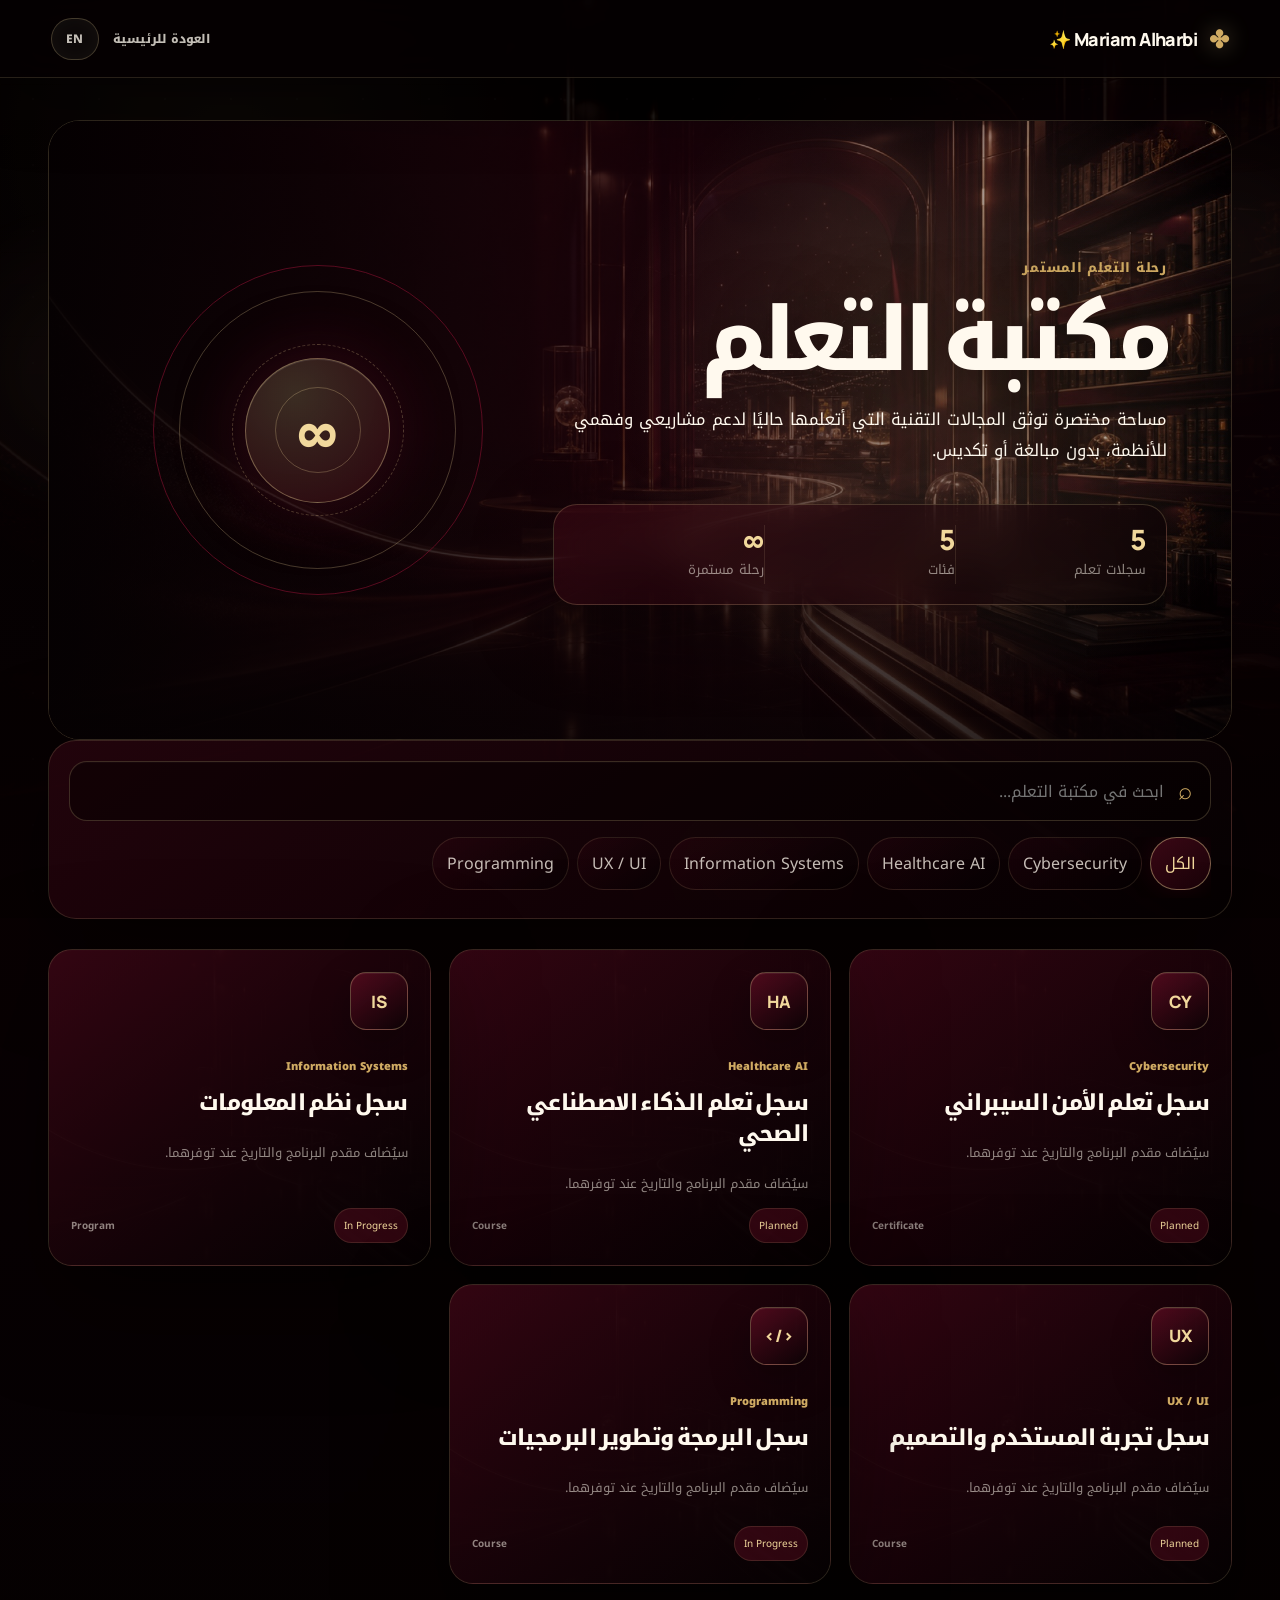
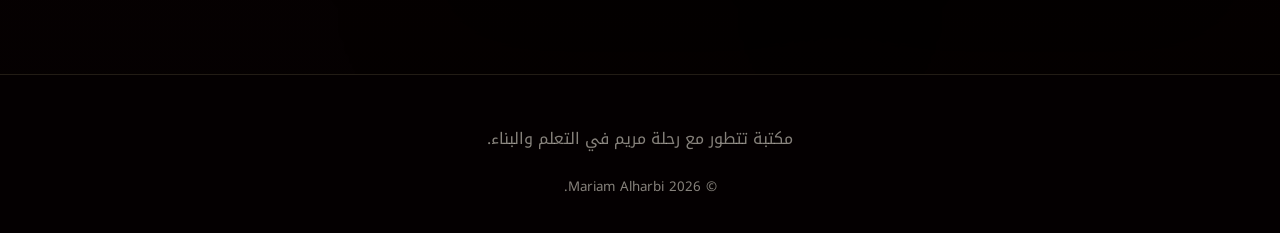
<file: learning-archive.html>
<!DOCTYPE html>
<html lang="ar" dir="rtl">
<head>
  <meta charset="UTF-8">
  <meta name="viewport" content="width=device-width, initial-scale=1.0">
  <meta name="description" content="مكتبة تعلم مريم الحربي: شهادات، دورات، معسكرات، وبرامج تعلم مستمرة.">
  <title>Mariam Alharbi | Learning Archive</title>
  <link rel="icon" type="image/png" sizes="512x512" href="assets/images/favicon.png?v=2">
  <link rel="apple-touch-icon" sizes="180x180" href="assets/images/apple-touch-icon.png?v=2">
  <link rel="preconnect" href="https://fonts.googleapis.com">
  <link rel="preconnect" href="https://fonts.gstatic.com" crossorigin>
  <link href="https://fonts.googleapis.com/css2?family=DM+Sans:wght@400;500;600;700;800&family=Manrope:wght@500;600;700;800&family=Noto+Kufi+Arabic:wght@400;500;600;700;800&display=swap" rel="stylesheet">
  <link rel="stylesheet" href="css/styles.css?v=20260615-8">
  <link rel="stylesheet" href="css/archive.css?v=20260616-1">
</head>
<body class="archive-page">
  <div class="learning-film" aria-hidden="true"></div>
  <div class="stars" aria-hidden="true"><span></span><span></span><span></span><span></span></div>
  <nav class="nav" aria-label="Learning Archive navigation">
    <a class="brand" href="index.html"><span>✤</span> Mariam Alharbi ✨</a>
    <div class="archive-nav-actions"><a href="index.html" data-archive-i18n="backHome">العودة للرئيسية</a><button class="lang-switch" id="archiveLangSwitch" type="button">EN</button></div>
  </nav>

  <main>
    <header class="archive-hero">
      <div class="learning-hero-scene" aria-hidden="true"></div>
      <div class="archive-hero-copy">
      <p class="eyebrow" data-archive-i18n="kicker">رحلة التعلم المستمر</p>
      <h1 data-archive-i18n="title">مكتبة التعلم</h1>
      <p data-archive-i18n="copy">مساحة مختصرة توثق المجالات التقنية التي أتعلمها حاليًا لدعم مشاريعي وفهمي للأنظمة، بدون مبالغة أو تكديس.</p>
      <div class="archive-summary"><span><strong id="recordCount">5</strong><small data-archive-i18n="records">سجلات تعلم</small></span><span><strong>5</strong><small data-archive-i18n="categories">فئات</small></span><span><strong>∞</strong><small data-archive-i18n="continuing">رحلة مستمرة</small></span></div>
      </div>
      <div class="learning-hero-orbit" aria-hidden="true"><span>∞</span><i></i><i></i></div>
    </header>

    <section class="archive-tools" aria-label="Archive filters">
      <label class="archive-search"><span>⌕</span><input id="archiveSearch" type="search" data-placeholder-ar="ابحث في مكتبة التعلم..." data-placeholder-en="Search the learning archive..." placeholder="ابحث في مكتبة التعلم..."></label>
      <div class="archive-filters" id="archiveFilters">
        <button class="active" data-filter="all" data-ar="الكل" data-en="All">الكل</button>
        <button data-filter="Cybersecurity">Cybersecurity</button>
        <button data-filter="Healthcare AI">Healthcare AI</button>
        <button data-filter="Information Systems">Information Systems</button>
        <button data-filter="UX / UI">UX / UI</button>
        <button data-filter="Programming">Programming</button>
      </div>
    </section>

    <section class="archive-grid" id="archiveGrid">
      <article class="archive-card" data-category="Cybersecurity" data-search="cybersecurity certificate"><div class="archive-mark">CY</div><span>Cybersecurity</span><h2 data-archive-i18n="cyberTitle">سجل تعلم الأمن السيبراني</h2><p data-archive-i18n="futureProvider">سيُضاف مقدم البرنامج والتاريخ عند توفرهما.</p><footer><em data-archive-i18n="planned">Planned</em><b>Certificate</b></footer></article>
      <article class="archive-card" data-category="Healthcare AI" data-search="healthcare ai digital health"><div class="archive-mark">HA</div><span>Healthcare AI</span><h2 data-archive-i18n="healthTitle">سجل تعلم الذكاء الاصطناعي الصحي</h2><p data-archive-i18n="futureProvider">سيُضاف مقدم البرنامج والتاريخ عند توفرهما.</p><footer><em data-archive-i18n="planned">Planned</em><b>Course</b></footer></article>
      <article class="archive-card" data-category="Information Systems" data-search="information systems"><div class="archive-mark">IS</div><span>Information Systems</span><h2 data-archive-i18n="isTitle">سجل نظم المعلومات</h2><p data-archive-i18n="futureProvider">سيُضاف مقدم البرنامج والتاريخ عند توفرهما.</p><footer><em data-archive-i18n="progress">In Progress</em><b>Program</b></footer></article>
      <article class="archive-card" data-category="UX / UI" data-search="ux ui user experience"><div class="archive-mark">UX</div><span>UX / UI</span><h2 data-archive-i18n="uxTitle">سجل تجربة المستخدم والتصميم</h2><p data-archive-i18n="futureProvider">سيُضاف مقدم البرنامج والتاريخ عند توفرهما.</p><footer><em data-archive-i18n="planned">Planned</em><b>Course</b></footer></article>
      <article class="archive-card" data-category="Programming" data-search="programming software development"><div class="archive-mark">&lt;/&gt;</div><span>Programming</span><h2 data-archive-i18n="programmingTitle">سجل البرمجة وتطوير البرمجيات</h2><p data-archive-i18n="futureProvider">سيُضاف مقدم البرنامج والتاريخ عند توفرهما.</p><footer><em data-archive-i18n="progress">In Progress</em><b>Course</b></footer></article>
    </section>
    <p class="archive-empty" id="archiveEmpty" hidden data-archive-i18n="empty">لا توجد سجلات مطابقة حاليًا.</p>
  </main>
  <footer class="footer"><p data-archive-i18n="footer">مكتبة تتطور مع رحلة مريم في التعلم والبناء.</p><small>© 2026 Mariam Alharbi.</small></footer>
  <script src="js/archive.js"></script>
</body>
</html>
</file>
<file: css/styles.css>
:root{
  --bg:#030B1E;
  --bg2:#071A3D;
  --panel:rgba(9,23,44,.72);
  --panel2:rgba(12,28,52,.86);
  --gold:#D6A84F;
  --gold2:#E9C97B;
  --text:#fff;
  --soft:rgba(255,255,255,.72);
  --muted:rgba(255,255,255,.54);
  --line:rgba(233,201,123,.18);
  --line2:rgba(255,255,255,.12);
  --shadow:0 30px 110px rgba(0,0,0,.44);
}
*{box-sizing:border-box}
html{overflow-x:hidden;scroll-behavior:smooth}
body{margin:0;background:var(--bg);color:var(--text);font-family:"Noto Kufi Arabic","DM Sans",sans-serif;overflow-x:hidden;-webkit-font-smoothing:antialiased}
body.ltr{direction:ltr;font-family:"DM Sans","Noto Kufi Arabic",sans-serif}
a{color:inherit;text-decoration:none}
button,input,textarea{font:inherit}
button{cursor:pointer}
img{display:block;max-width:100%}
.skip{left:12px;position:absolute;top:0;transform:translateY(-140%)}
.skip:focus{background:#fff;color:#111827;padding:12px;transform:none;z-index:99}
.stars{inset:0;overflow:hidden;pointer-events:none;position:fixed;z-index:-1}
.stars:before{background-image:radial-gradient(rgba(255,255,255,.8) 1px,transparent 1px);background-size:66px 66px;content:"";inset:0;opacity:.1;position:absolute}
.stars:after{background:radial-gradient(circle at 18% 12%,rgba(214,168,79,.16),transparent 30%),radial-gradient(circle at 82% 36%,rgba(56,103,173,.22),transparent 34%),linear-gradient(180deg,#030B1E,#06142d 48%,#030B1E);content:"";inset:0;position:absolute}
.stars span{animation:float 15s ease-in-out infinite;background:radial-gradient(circle,rgba(233,201,123,.18),transparent 65%);border-radius:50%;filter:blur(10px);height:28vw;position:absolute;width:28vw;z-index:1}
.stars span:nth-child(1){right:-10vw;top:8vh}.stars span:nth-child(2){animation-delay:-4s;left:-8vw;top:22vh}.stars span:nth-child(3){animation-delay:-8s;bottom:-12vw;right:28vw}.stars span:nth-child(4){animation-delay:-11s;bottom:18vh;left:24vw}
@keyframes float{50%{transform:translate3d(3vw,-3vh,0) scale(1.08)}}
.reveal{opacity:0;transform:translateY(22px);transition:opacity .75s ease,transform .75s cubic-bezier(.2,.8,.2,1)}
.reveal.in-view{opacity:1;transform:translateY(0)}
.nav{align-items:center;background:rgba(2,7,18,.82);backdrop-filter:blur(22px);border-bottom:1px solid rgba(255,255,255,.08);display:flex;gap:22px;height:70px;justify-content:space-between;left:0;padding:0 clamp(22px,4vw,54px);position:fixed;right:0;top:0;z-index:60}
.brand{align-items:center;display:flex;font:800 18px/1 Manrope,"Noto Kufi Arabic",sans-serif;gap:12px;letter-spacing:-.03em}
.brand span{color:var(--gold);font-size:24px}
.nav-links{align-items:center;display:flex;gap:24px}
.nav-links a,.lang-switch,.menu-btn{background:transparent;border:0;color:var(--soft);font-size:12px;font-weight:800;letter-spacing:.02em;transition:.22s}
.nav-links a:hover,.nav-links a:focus,.lang-switch:hover{color:var(--gold)}
.lang-switch{border:1px solid rgba(233,201,123,.24);border-radius:999px;padding:9px 14px}
.menu-btn{display:none;font-size:22px}
.section{padding:clamp(64px,7vw,96px) clamp(22px,4vw,48px);position:relative;z-index:2}
.section-head{margin:0 auto 38px;max-width:860px;text-align:center}
.eyebrow{color:var(--gold);font-size:13px;font-weight:800;letter-spacing:.06em;margin:0 0 12px}
.section h2,.hero h1{font-family:Manrope,"Noto Kufi Arabic",sans-serif;letter-spacing:-.055em;line-height:1.08}
.section h2{font-size:clamp(31px,4.2vw,54px);margin:0}
.section-head p:not(.eyebrow),.hero-lead,.hero-belief{color:var(--soft);font-size:clamp(15px,1.3vw,19px);line-height:1.9}
.scroll-mariam{background:linear-gradient(145deg,rgba(255,255,255,.1),rgba(255,255,255,.03));border:1px solid rgba(233,201,123,.35);border-radius:999px;box-shadow:0 0 46px rgba(214,168,79,.22);height:58px;opacity:0;overflow:hidden;pointer-events:none;position:fixed;right:8px;top:48vh;transition:transform .28s ease,opacity .28s ease;width:58px;z-index:1}
.scroll-mariam img{height:100%;object-fit:cover;width:100%}
.journey-video-layer{--video-drift:0px;--video-opacity:1;inset:0;opacity:var(--video-opacity);overflow:hidden;pointer-events:none;position:fixed;transition:opacity .15s linear;z-index:0}.journey-video-layer video{filter:saturate(.72) sepia(.08) contrast(1.08) brightness(.72);height:calc(100% + 48px);inset:-24px 0 auto;object-fit:cover;object-position:center center;position:absolute;transform:translate3d(0,var(--video-drift),0) scale(1.02);width:100%}.journey-video-layer:after{background:linear-gradient(90deg,rgba(5,3,3,.04),rgba(19,6,8,.1) 42%,rgba(12,4,5,.7) 72%,#050303 100%),linear-gradient(180deg,rgba(5,3,3,.06),transparent 48%,#050303 100%);content:"";inset:0;position:absolute;transition:background .5s ease}.journey-video-tide{background:radial-gradient(ellipse at 22% 100%,rgba(240,215,154,.18),transparent 38%),linear-gradient(180deg,transparent 65%,rgba(5,3,3,.8));inset:0;position:absolute}.journey-video-layer.reached-shore:after{background:linear-gradient(90deg,rgba(5,3,3,.45),rgba(19,6,8,.62),#050303),linear-gradient(180deg,rgba(5,3,3,.2),#050303)}.journey-video-layer.video-paused video{display:none}
.sound-experience{align-items:center;background:rgba(9,4,5,.82);backdrop-filter:blur(18px);border:1px solid rgba(240,215,154,.16);border-radius:999px;bottom:18px;display:flex;gap:8px;left:82px;padding:7px;position:fixed;z-index:54}.sound-toggle{align-items:center;background:transparent;border:0;border-radius:999px;color:var(--soft);display:flex;font-size:9px;font-weight:800;gap:7px;padding:7px 10px}.sound-icon{align-items:center;border:1px solid rgba(240,215,154,.2);border-radius:50%;color:var(--gold2);display:flex;height:28px;justify-content:center;width:28px}.sound-icon svg{fill:none;height:16px;stroke:currentColor;stroke-linecap:round;stroke-linejoin:round;stroke-width:1.7;width:16px}.sound-toggle.playing .sound-icon{animation:soundGlow 1.8s ease-in-out infinite;background:rgba(201,165,92,.12)}.sound-level{align-items:center;border-inline-start:1px solid rgba(240,215,154,.13);display:flex;gap:7px;padding-inline:9px 6px}.sound-level span{color:var(--muted);font-size:8px;white-space:nowrap}.sound-level input{accent-color:var(--gold);height:4px;width:62px}@keyframes soundGlow{50%{box-shadow:0 0 18px rgba(201,165,92,.35)}}body.ltr .sound-experience{left:auto;right:82px}
.hero{align-items:center;direction:ltr;display:grid;grid-template-columns:1.15fr .85fr;min-height:660px;overflow:hidden;padding:100px clamp(22px,4vw,54px) 44px;position:relative}
.hero:after{background:linear-gradient(180deg,transparent 50%,#030B1E 100%);bottom:0;content:"";height:34%;left:0;position:absolute;right:0}
.hero-scene{bottom:0;isolation:isolate;left:0;overflow:hidden;position:absolute;top:0;width:76%}
.hero-scene img{filter:saturate(.92) contrast(1.02);height:100%;object-fit:cover;object-position:42% top;transform:scale(1.18);transform-origin:left top;width:100%}
.hero-scene:after{background:linear-gradient(90deg,rgba(3,11,30,.04) 0%,rgba(3,11,30,.1) 42%,rgba(3,11,30,.66) 76%,#030B1E 100%);content:"";inset:0;position:absolute}
.scene-orbit{animation:orbitPulse 3.8s ease-in-out infinite;border:1px solid rgba(233,201,123,.46);border-radius:50%;bottom:13%;height:155px;left:19%;position:absolute;width:155px}
@keyframes orbitPulse{50%{box-shadow:0 0 90px rgba(214,168,79,.25);transform:scale(1.06)}}
.hello-bubble{display:none}
.hero-content{direction:rtl;grid-column:2;justify-self:end;max-width:560px;position:relative;text-align:right;z-index:2}
main,.footer{position:relative;z-index:1}.hero{z-index:1}.nav,.side-nav{z-index:55}
.hero h1{font-size:clamp(52px,7vw,92px);margin:0 0 18px}
.hero h1::first-letter,.hero h1 span{color:var(--gold)}
.hero-belief{font-weight:700;margin:0 0 8px}
.hero-lead{margin:0 0 28px}
.hero-lead:empty{display:none}
body.ltr .hero-content{
  direction:ltr;
  justify-self:start;
  max-width:min(620px,calc(100vw - 96px));
  text-align:left;
}
body.ltr .hero h1{
  font-size:clamp(46px,5.7vw,78px);
  max-width:11ch;
  overflow-wrap:normal;
}
body.ltr .hero-belief{
  max-width:560px;
}
.hero-actions{display:flex;flex-wrap:wrap;gap:14px}
.btn{align-items:center;border:1px solid rgba(233,201,123,.34);border-radius:14px;display:inline-flex;font-size:15px;font-weight:900;gap:8px;justify-content:center;min-height:56px;padding:0 28px;transition:box-shadow .25s ease,transform .25s ease,border-color .25s ease}
.btn:hover,.magnetic:hover{box-shadow:0 22px 70px rgba(214,168,79,.24);transform:translateY(-4px)}
.btn-gold{background:linear-gradient(135deg,var(--gold),var(--gold2));color:#09111f}
.btn-glass{background:rgba(255,255,255,.055);color:var(--text)}
.voice-strip{align-items:center;background:rgba(7,26,61,.58);border:1px solid rgba(233,201,123,.42);border-radius:18px;color:var(--text);display:grid;gap:4px;grid-template-columns:auto 1fr;margin-top:24px;max-width:520px;padding:18px 20px;text-align:start;transition:.28s;width:100%}
.voice-strip span{color:var(--gold);font-size:23px;grid-row:1/3}
.voice-strip small{color:var(--muted)}
.scroll-cue{bottom:18px;color:var(--muted);font-size:11px;left:50%;letter-spacing:.08em;position:absolute;transform:translateX(-50%);z-index:2}
.journey{background:linear-gradient(180deg,#030B1E,#041229 55%,#030B1E)}
.journey .section-head{margin-bottom:28px}
.project-showcase{direction:ltr;display:grid;gap:clamp(18px,4vw,86px);grid-template-columns:repeat(3,minmax(0,1fr));margin:0 auto;max-width:1090px;position:relative}
.journey-cards:before{background:linear-gradient(90deg,transparent,rgba(233,201,123,.78),transparent);content:"";height:2px;left:14%;position:absolute;right:14%;top:45%;z-index:0}
.project-card{background:linear-gradient(180deg,rgba(12,28,52,.82),rgba(6,18,38,.82));border:1px solid rgba(255,255,255,.12);border-radius:20px;box-shadow:0 24px 80px rgba(0,0,0,.34);direction:rtl;min-height:360px;overflow:hidden;padding:0 0 24px;position:relative;transition:.35s;z-index:1}
.project-card:hover{border-color:rgba(233,201,123,.48);box-shadow:0 30px 100px rgba(0,0,0,.45),0 0 48px rgba(214,168,79,.14);transform:translateY(-8px)}
.project-number{align-items:center;background:rgba(214,168,79,.18);border:1px solid rgba(233,201,123,.38);border-radius:999px;color:var(--gold2);display:flex;font:900 20px/1 Manrope,sans-serif;height:42px;justify-content:center;position:absolute;right:18px;top:18px;width:42px;z-index:2}
.project-art{align-items:center;background:radial-gradient(circle at 50% 35%,rgba(233,201,123,.22),transparent 38%),linear-gradient(145deg,#0B2447,#061226);border-bottom:1px solid var(--line2);display:flex;height:178px;justify-content:center;overflow:hidden;position:relative}
.project-art:before{background:linear-gradient(120deg,transparent,rgba(255,255,255,.12),transparent);content:"";height:180%;position:absolute;transform:rotate(24deg);width:70px}
.project-art span{align-items:center;background:rgba(255,255,255,.08);border:1px solid rgba(233,201,123,.28);border-radius:22px;color:var(--gold2);display:flex;font:900 48px/1 Manrope,sans-serif;height:92px;justify-content:center;width:112px}
.project-art.robot span{color:#8ddaff}.project-art.steps span{color:var(--gold2)}.project-art.future span{color:#d8adff}
.project-meta{align-items:center;display:flex;gap:10px;justify-content:flex-start;padding:22px 22px 0}
.project-meta h3{font:800 24px/1.2 Manrope,"Noto Kufi Arabic",sans-serif;margin:0}
.project-card em,.voice-feature em,.ai-card-head em{background:rgba(214,168,79,.14);border:1px solid rgba(233,201,123,.22);border-radius:999px;color:var(--gold2);display:inline-flex;font-size:11px;font-style:normal;font-weight:900;padding:7px 11px;white-space:nowrap}
.project-card p{color:var(--soft);line-height:1.8;margin:14px 22px 0}
.journey-note{background:rgba(255,255,255,.035);border:1px solid rgba(255,255,255,.12);border-radius:999px;color:var(--gold2);font-size:18px;font-weight:800;margin:32px auto 0;max-width:480px;padding:14px 26px;text-align:center}
.journey-cards:after{animation:journeyGlow 4s ease-in-out infinite;background:radial-gradient(circle,rgba(233,201,123,.9),transparent 68%);content:"";height:20px;left:12%;position:absolute;top:calc(45% - 9px);width:20px;z-index:2}
@keyframes journeyGlow{0%{left:12%;opacity:.25}50%{opacity:1}100%{left:86%;opacity:.25}}
.founder-story{background:radial-gradient(circle at 15% 20%,rgba(214,168,79,.13),transparent 30%),linear-gradient(180deg,#030B1E,#06142c)}
.story-shell{background:linear-gradient(135deg,rgba(12,28,52,.84),rgba(4,15,34,.78));border:1px solid rgba(233,201,123,.2);border-radius:32px;box-shadow:var(--shadow);display:grid;gap:38px;grid-template-columns:.7fr 1.3fr;margin:auto;max-width:1220px;overflow:hidden;padding:clamp(24px,4vw,48px);position:relative}
.story-shell:before{background:radial-gradient(circle,rgba(214,168,79,.2),transparent 65%);content:"";height:360px;left:-100px;position:absolute;top:-140px;width:360px}
.story-intro,.story-path{position:relative;z-index:1}.story-intro h2{font-size:clamp(38px,5vw,68px);margin:0 0 20px}.story-intro>p:last-child{color:var(--soft);line-height:2}
.story-path{display:grid;gap:14px;grid-template-columns:repeat(2,1fr)}
.story-path article{background:rgba(255,255,255,.045);border:1px solid rgba(255,255,255,.1);border-radius:20px;padding:20px;transition:.3s}
.story-path article:hover{border-color:rgba(233,201,123,.38);box-shadow:0 20px 56px rgba(0,0,0,.24);transform:translateY(-4px)}
.story-path span{color:var(--gold);font:900 12px/1 Manrope,sans-serif}.story-path strong{display:block;font-size:18px;margin:12px 0}.story-path p{color:var(--muted);font-size:13px;line-height:1.8;margin:0}
.dashboard{background:radial-gradient(circle at 50% 5%,rgba(214,168,79,.12),transparent 34%),#030B1E;padding-top:34px}
.dash-grid{direction:ltr;display:grid;gap:16px;grid-template-columns:1.35fr .78fr .95fr;margin:0 auto;max-width:1220px}
.dash-panel,.stats-strip,.voice-feature,.road-card,.contact-form{background:linear-gradient(180deg,rgba(12,28,52,.76),rgba(5,17,36,.82));border:1px solid rgba(255,255,255,.13);border-radius:22px;box-shadow:0 24px 90px rgba(0,0,0,.24)}
.dash-panel{direction:rtl;padding:18px}
.panel-title,.ai-card-head{align-items:center;display:flex;gap:10px;justify-content:space-between;margin-bottom:16px}
.panel-title h2,.ai-card-head h2{font-size:26px;letter-spacing:-.04em;margin:0}
.panel-title span{color:var(--gold);font-size:22px}
.timeline{display:grid;gap:14px}
.exp-card{align-items:start;background:rgba(255,255,255,.035);border:1px solid rgba(255,255,255,.08);border-radius:18px;display:grid;gap:16px;grid-template-columns:108px 1fr;padding:14px;transition:.28s}.exp-card:hover{background:rgba(255,255,255,.052);border-color:rgba(233,201,123,.28);transform:translateY(-2px)}
.company-mark{align-items:center;background:linear-gradient(145deg,rgba(255,255,255,.1),rgba(255,255,255,.035));border:1px solid rgba(255,255,255,.08);border-radius:18px;color:#fff;display:flex;font:800 24px/1 Manrope,sans-serif;height:104px;justify-content:center;text-align:center}
.awe-mark{background:linear-gradient(145deg,#2b214a,#171a2b)}
.hospital-mark{background:linear-gradient(145deg,#34483f,#101c24);font-size:28px}
.hotel-mark{background:linear-gradient(145deg,#3d3023,#161b27);color:var(--gold2)}.restaurant-mark{background:linear-gradient(145deg,#253547,#101925);color:#c5d9ee}
.exp-head{align-items:center;display:flex;gap:12px;justify-content:space-between}
.exp-head h3{font:800 16px/1.25 Manrope,"Noto Kufi Arabic",sans-serif;margin:0}
.exp-head time{color:var(--muted);direction:ltr;font-size:12px;unicode-bidi:embed;white-space:nowrap}
.exp-card strong{color:var(--gold2);display:block;font-size:13px;margin:7px 0}
.exp-card p,.lead-card p,.ai-panel-card p,.road-card p,.voice-feature p{color:var(--soft);font-size:13px;line-height:1.8;margin:0}
.impact-list{color:var(--soft);display:grid;font-size:12px;gap:4px;line-height:1.65;margin:8px 0 0;padding-inline-start:18px}.impact-list li::marker{color:var(--gold)}.experience-influence{border-inline-start:2px solid rgba(233,201,123,.35);margin-top:10px!important;padding-inline-start:10px}.system-tag{background:rgba(214,168,79,.12);border:1px solid rgba(233,201,123,.2);border-radius:999px;color:var(--gold2);font-size:10px;padding:5px 8px;white-space:nowrap}
.leadership-list{display:grid;gap:14px}
.lead-card{align-items:center;background:transparent;border:0;display:grid;gap:14px;grid-template-columns:72px 1fr;padding:2px 0}
.lead-card span{align-items:center;background:rgba(255,255,255,.075);border:1px solid rgba(255,255,255,.1);border-radius:18px;color:var(--gold2);display:flex;font-size:31px;height:72px;justify-content:center}
.lead-card .basmah-mark{background:radial-gradient(circle at 50% 42%,rgba(240,215,154,.2),rgba(100,30,44,.14) 60%,rgba(0,0,0,.12));box-shadow:inset 0 0 22px rgba(201,165,92,.08),0 0 24px rgba(201,165,92,.08)}
.basmah-mark svg{fill:none;height:46px;stroke:var(--gold2);stroke-linecap:round;stroke-linejoin:round;stroke-width:2.4;width:46px}
.line-icon svg{fill:none;height:26px;stroke:currentColor;stroke-linecap:round;stroke-linejoin:round;stroke-width:1.7;width:26px}
.lead-card h3{color:var(--gold2);font:800 16px/1.4 Manrope,"Noto Kufi Arabic",sans-serif;margin:0 0 5px}
.ai-panel-card{display:flex;flex-direction:column;min-height:100%}
.ai-status{align-items:center;display:flex;gap:7px}.ai-status span{animation:onlinePulse 1.8s infinite;background:#4ade80;border-radius:50%;box-shadow:0 0 14px rgba(74,222,128,.65);height:8px;width:8px}.ai-status b{color:var(--muted);font-size:10px}.ai-status em{margin-inline-start:5px}
@keyframes onlinePulse{50%{box-shadow:0 0 0 8px rgba(74,222,128,0)}}
.chip-list{display:flex;flex-wrap:wrap;gap:9px;margin:16px 0}
.question{background:rgba(255,255,255,.045);border:1px solid rgba(255,255,255,.11);border-radius:999px;color:var(--text);font-size:13px;padding:11px 14px;text-align:center;transition:.25s}
.question:hover{background:rgba(214,168,79,.14);border-color:rgba(233,201,123,.45);box-shadow:0 12px 36px rgba(214,168,79,.1);transform:translateY(-2px)}
.ai-response{background:rgba(255,255,255,.045);border:1px solid rgba(255,255,255,.1);border-radius:18px;color:var(--soft);font-size:13px;line-height:1.8;min-height:86px;padding:16px;transition:opacity .2s;white-space:pre-line}
.ai-typing{align-items:center;display:flex;gap:5px;margin:10px 4px}.ai-typing span{animation:aiTypingDot 1.1s ease-in-out infinite;background:var(--gold2);border-radius:50%;height:5px;opacity:.45;width:5px}.ai-typing span:nth-child(2){animation-delay:.15s}.ai-typing span:nth-child(3){animation-delay:.3s}@keyframes aiTypingDot{50%{opacity:1;transform:translateY(-3px)}}.ai-typing[hidden]{display:none}
.voice-transcript{background:linear-gradient(145deg,rgba(255,249,238,.045),rgba(100,30,44,.055));border:1px solid rgba(240,215,154,.14);border-radius:15px;margin-top:10px;padding:12px}.voice-transcript small{color:var(--muted);display:block;font-size:9px;line-height:1.7;margin-bottom:8px}.voice-transcript textarea{background:rgba(0,0,0,.2);border:1px solid rgba(240,215,154,.15);border-radius:10px;color:var(--text);padding:9px;resize:vertical;width:100%}.voice-transcript div{display:flex;gap:7px;margin-top:8px}.voice-transcript button,.ai-voice-tools button{background:rgba(201,165,92,.08);border:1px solid rgba(240,215,154,.18);border-radius:999px;color:var(--gold2);font-size:8px;padding:7px 11px}
.mic-btn{align-items:center;background:rgba(201,165,92,.08);border:1px solid rgba(240,215,154,.2);border-radius:13px;color:var(--gold2);display:flex;height:48px;justify-content:center;width:48px}.mic-btn svg{fill:none;height:19px;stroke:currentColor;stroke-linecap:round;stroke-linejoin:round;stroke-width:1.8;width:19px}.mic-btn.listening{animation:micListening 1.2s ease-in-out infinite;background:rgba(100,30,44,.35);border-color:var(--gold2)}.mic-btn:disabled{cursor:not-allowed;opacity:.4}@keyframes micListening{50%{box-shadow:0 0 0 8px rgba(201,165,92,0),0 0 20px rgba(201,165,92,.25)}}
.ai-voice-tools{align-items:center;display:flex;flex-wrap:wrap;gap:7px;margin-top:9px}.ai-voice-tools>span{color:var(--muted);font-size:8px;margin-inline-end:auto}.ai-voice-tools button[aria-pressed=true]{background:rgba(201,165,92,.16);border-color:rgba(240,215,154,.38)}
.ai-host{align-items:end;background:radial-gradient(circle at 23% 42%,rgba(201,165,92,.16),transparent 28%),linear-gradient(145deg,rgba(255,249,238,.035),rgba(100,30,44,.07));border:1px solid rgba(240,215,154,.14);border-radius:20px;display:grid;grid-template-columns:155px 1fr;margin:4px 0 15px;min-height:190px;overflow:hidden;padding:10px 16px 0;position:relative}
.ai-host-character{align-self:end;height:180px;position:relative;z-index:2}.ai-host-character svg{height:100%;overflow:visible;width:100%}.host-hair{fill:#160b0d;stroke:#c9a55c;stroke-width:1}.host-face{fill:#261317;stroke:#f0d79a;stroke-width:1.4}.host-fringe{fill:#100708;stroke:#c9a55c;stroke-width:1}.host-eye,.host-smile,.host-neck,.host-panel,.host-arm-left,.host-wave-arm,.host-wave-hand{fill:none;stroke:#f0d79a;stroke-linecap:round;stroke-linejoin:round;stroke-width:2}.host-body{fill:url(#hostMetal);fill-opacity:.25;stroke:#c9a55c;stroke-width:1.5}.host-core{fill:#f0d79a;filter:drop-shadow(0 0 8px #c9a55c)}
.ai-host-greeting{align-self:center;background:rgba(5,3,3,.68);border:1px solid rgba(240,215,154,.2);border-radius:16px;margin-bottom:20px;opacity:0;padding:14px;position:relative;transform:translateY(10px);transition:.6s .35s;z-index:3}.ai-host-greeting:after{border:8px solid transparent;border-inline-start-color:rgba(240,215,154,.2);content:"";inset:auto auto 20px -16px;position:absolute}.ai-host-greeting strong{display:block;font-size:12px;line-height:1.8}.ai-host-greeting small{color:var(--muted);display:block;font-size:9px;line-height:1.7;margin-top:4px}.ai-host.welcoming .ai-host-greeting{opacity:1;transform:none}
.ai-host-words span{background:rgba(5,3,3,.74);border:1px solid rgba(240,215,154,.18);border-radius:999px;color:var(--gold2);font-size:8px;font-weight:800;opacity:0;padding:6px 9px;position:absolute;z-index:4}.ai-host-words span:nth-child(1){left:9px;top:16px}.ai-host-words span:nth-child(2){left:120px;top:12px}.ai-host-words span:nth-child(3){left:175px;top:60px}.ai-host.welcoming .ai-host-words span{animation:hostWord 5s ease-in-out infinite}.ai-host.welcoming .ai-host-words span:nth-child(2){animation-delay:.8s}.ai-host.welcoming .ai-host-words span:nth-child(3){animation-delay:1.6s}.ai-host.welcoming .host-wave-arm,.ai-host.welcoming .host-wave-hand{animation:hostWave 1.2s .2s ease-in-out 2;transform-box:fill-box;transform-origin:bottom left}.ai-host.welcoming .ai-host-character{animation:hostBreathe 4s ease-in-out infinite}
@keyframes hostWave{50%{transform:rotate(-11deg)}}@keyframes hostBreathe{50%{transform:translateY(-3px)}}@keyframes hostWord{0%,100%{opacity:0;transform:translateY(5px)}20%,75%{opacity:1;transform:none}}
body.ltr .ai-host-greeting:after{left:auto;right:-16px;transform:rotate(180deg)}
@media(max-width:560px){.ai-host{grid-template-columns:112px minmax(0,1fr);height:220px;min-height:0;padding-inline:8px}.ai-host-character{height:145px}.ai-host-greeting{margin-bottom:12px;padding:9px}.ai-host-greeting strong{font-size:9px}.ai-host-greeting small{font-size:8px}.ai-host-words span:nth-child(2),.ai-host-words span:nth-child(3){display:none}}
@media(prefers-reduced-motion:reduce){.ai-host.welcoming .host-wave-arm,.ai-host.welcoming .host-wave-hand,.ai-host.welcoming .ai-host-character,.ai-host.welcoming .ai-host-words span{animation:none}.ai-host.welcoming .ai-host-words span{opacity:1}}
.ai-form{display:grid;gap:10px;grid-template-columns:1fr auto auto;margin-top:12px}
.ai-form input,.contact-form input,.contact-form textarea{background:rgba(255,255,255,.06);border:1px solid rgba(255,255,255,.11);border-radius:16px;color:var(--text);outline:0;padding:15px}
.send-btn{background:linear-gradient(135deg,var(--gold),var(--gold2));border:0;border-radius:16px;color:#111827;font-size:20px;width:54px}
.stats-strip{display:grid;grid-template-columns:repeat(5,1fr);margin:18px auto 0;max-width:1220px;padding:22px 16px;text-align:center}
.stats-strip div:not(:last-child){border-left:1px solid rgba(255,255,255,.12)}
.stats-strip strong{color:var(--text);display:block;font:900 28px/1 Manrope,"Noto Kufi Arabic",sans-serif}
.stats-strip span{color:var(--muted);font-size:13px}
.languages{background:linear-gradient(180deg,#030B1E,#06152d,#030B1E)}.language-grid{display:grid;gap:18px;grid-template-columns:repeat(3,1fr);margin:auto;max-width:1050px}.language-card{background:linear-gradient(160deg,rgba(12,28,52,.82),rgba(5,17,36,.78));border:1px solid rgba(255,255,255,.12);border-radius:24px;padding:24px;transition:.3s}.language-card:hover{border-color:rgba(233,201,123,.4);box-shadow:0 22px 70px rgba(0,0,0,.3);transform:translateY(-5px)}.language-card>span{align-items:center;background:rgba(214,168,79,.12);border:1px solid rgba(233,201,123,.25);border-radius:14px;color:var(--gold2);display:flex;font:900 14px/1 Manrope,sans-serif;height:46px;justify-content:center;width:46px}.language-card h3{font:800 24px/1.4 Manrope,"Noto Kufi Arabic",sans-serif;margin:18px 0 5px}.language-card strong{color:var(--soft);font-size:13px}.language-meter{background:rgba(255,255,255,.07);border-radius:99px;height:4px;margin-top:20px;overflow:hidden}.language-meter i{background:linear-gradient(90deg,var(--gold),var(--gold2));border-radius:inherit;display:block;height:100%;width:var(--level)}
.voice-experience{padding-top:40px}
.voice-feature{align-items:center;display:grid;gap:28px;grid-template-columns:auto 1fr auto;justify-content:space-between;margin:0 auto;max-width:980px;overflow:hidden;padding:32px;position:relative}
.voice-feature:before{background:radial-gradient(circle,rgba(214,168,79,.22),transparent 66%);content:"";height:300px;left:-70px;position:absolute;top:-110px;width:300px}
.voice-visual{align-items:center;display:flex;height:90px;justify-content:center;position:relative;width:90px;z-index:1}.voice-visual span{align-items:center;background:rgba(214,168,79,.14);border:1px solid rgba(233,201,123,.35);border-radius:50%;display:flex;font-size:30px;height:70px;justify-content:center;width:70px;z-index:2}.voice-visual i{animation:voiceRing 2.4s ease-out infinite;border:1px solid rgba(233,201,123,.38);border-radius:50%;height:76px;position:absolute;width:76px}.voice-visual i:nth-child(2){animation-delay:.7s}.voice-visual i:nth-child(3){animation-delay:1.4s}
@keyframes voiceRing{to{opacity:0;transform:scale(1.8)}}
.voice-feature h2{font-size:clamp(32px,4vw,54px);margin:0 0 12px}
.future-road{background:radial-gradient(circle at 50% 20%,rgba(214,168,79,.14),transparent 38%),#030B1E}
.roadmap{display:grid;gap:16px;grid-template-columns:repeat(4,1fr);margin:auto;max-width:1180px}
.road-card{padding:24px;transition:.3s}
.road-card:hover,.dash-panel:hover,.voice-feature:hover{border-color:rgba(233,201,123,.42);box-shadow:var(--shadow);transform:translateY(-4px)}
.road-card span{color:var(--gold);font-weight:900}
.road-card h3{font:800 20px/1.3 Manrope,"Noto Kufi Arabic",sans-serif;margin:12px 0}
.companion-teaser{align-items:center;background:linear-gradient(110deg,rgba(214,168,79,.1),rgba(255,255,255,.035));border:1px solid rgba(233,201,123,.22);border-radius:24px;display:flex;gap:18px;margin:24px auto 0;max-width:860px;padding:20px 24px}.companion-avatar{background:linear-gradient(145deg,rgba(214,168,79,.18),rgba(255,255,255,.04));border:1px solid rgba(233,201,123,.38);border-radius:50%;box-shadow:0 0 30px rgba(214,168,79,.18);height:72px;overflow:hidden;padding:3px;width:72px}.companion-avatar img{border-radius:50%;height:100%;object-fit:cover;object-position:center 20%;transform:scale(1.04);width:100%}.companion-teaser h3{align-items:center;display:flex;flex-wrap:wrap;font:800 22px/1.4 Manrope,"Noto Kufi Arabic",sans-serif;gap:10px;margin:0 0 5px}.companion-teaser h3 em{background:rgba(214,168,79,.14);border-radius:999px;color:var(--gold2);font-size:10px;font-style:normal;padding:6px 9px}.companion-teaser p:last-child{color:var(--muted);font-size:13px;line-height:1.8;margin:0}
.contact{display:grid;gap:28px;grid-template-columns:.8fr 1.2fr}
.contact-copy h2{font-size:clamp(34px,5vw,64px);margin:0 0 22px}
.socials{display:flex;flex-wrap:wrap;gap:10px}
.socials a{background:rgba(255,255,255,.06);border:1px solid rgba(255,255,255,.12);border-radius:999px;color:var(--soft);font-weight:800;padding:11px 14px;transition:.22s}
.socials a:hover{border-color:rgba(233,201,123,.42);color:var(--gold2);transform:translateY(-2px)}
.contact-form{display:grid;gap:14px;grid-template-columns:repeat(2,1fr);padding:24px}
.contact-form label span{color:var(--muted);display:block;font-size:12px;font-weight:800;margin-bottom:8px}
.full{grid-column:1/-1}
.contact-form textarea{min-height:140px;resize:vertical}
.form-status.success{color:#86efac}.form-status.error{color:#fca5a5}
.footer{border-top:1px solid rgba(255,255,255,.1);color:var(--muted);padding:32px 18px;text-align:center}
.modal{align-items:center;background:rgba(2,6,23,.78);backdrop-filter:blur(18px);display:none;inset:0;justify-content:center;padding:20px;position:fixed;z-index:100}
.modal.open{display:flex}
.modal-card{background:#fff;border-radius:28px;color:#111827;max-width:520px;padding:36px;position:relative;text-align:center}
.modal-card button{background:transparent;border:0;font-size:30px;left:18px;position:absolute;top:10px}
.pulse-dot{animation:pulseDot 1.8s infinite;background:var(--gold);border-radius:50%;display:inline-block;height:12px;width:12px}
@keyframes pulseDot{50%{box-shadow:0 0 0 14px rgba(214,168,79,0)}}
body.ltr .hero-content{direction:ltr;text-align:left}
body.ltr .project-card,body.ltr .dash-panel{direction:ltr}
body.ltr .hero-scene{left:auto;right:0}
body.ltr .hero-scene:after{background:linear-gradient(270deg,rgba(3,11,30,.02) 0%,rgba(3,11,30,.08) 42%,rgba(3,11,30,.78) 82%,#030B1E 100%)}
body.ltr .hello-bubble{left:auto;right:5.2%}
body.ltr .stats-strip div:not(:last-child){border-left:0;border-right:1px solid rgba(255,255,255,.12)}
body.ltr .modal-card button{left:auto;right:18px}
@media(max-width:900px){
  .hero{grid-template-columns:1fr;min-height:760px}
  .hero-content{grid-column:1;max-width:620px}
  .hero-scene{width:100%}.hero-scene:after{background:linear-gradient(180deg,rgba(3,11,30,.12),rgba(3,11,30,.94) 76%)}
  .dash-grid{grid-template-columns:1fr 1fr}.experience-panel{grid-column:1/-1}.story-shell{grid-template-columns:1fr}
  .roadmap{grid-template-columns:repeat(2,1fr)}.language-grid{grid-template-columns:repeat(3,1fr)}
}
@media(max-width:760px){
  .nav{height:64px;padding:0 16px}.brand{font-size:15px}.menu-btn{display:block}
  .nav-links{background:rgba(2,7,18,.96);border:1px solid var(--line);border-radius:20px;display:none;flex-direction:column;gap:12px;left:16px;padding:18px;position:absolute;right:16px;top:72px}.nav-links.open{display:flex}
  .hero{min-height:860px;padding:88px 16px 34px}.hero-content{align-self:end}.hero h1{font-size:clamp(43px,13vw,62px)}
  .hero-scene img{object-position:center top}.hero-scene:after{background:linear-gradient(180deg,rgba(3,11,30,.16),rgba(3,11,30,.96) 70%)}
  .hello-bubble{display:none}.scene-orbit{left:40%;opacity:.7}
  .hero-actions,.voice-feature,.contact{display:grid;grid-template-columns:1fr}.btn,.voice-strip{width:100%}
  .section{padding:58px 16px}.project-showcase,.dash-grid,.roadmap,.contact-form,.language-grid{grid-template-columns:1fr}
  .journey-cards:before,.journey-cards:after{display:none}.project-card{min-height:auto}.stats-strip{grid-template-columns:1fr 1fr}.stats-strip div{border:0!important;padding:10px}
  .exp-card{grid-template-columns:86px 1fr}.company-mark{height:86px}.exp-head{align-items:flex-start;flex-direction:column;gap:4px}.system-tag{white-space:normal}
  .scroll-mariam{display:none}.ai-form{grid-template-columns:1fr auto auto}.socials a{flex:1;text-align:center}.story-path{grid-template-columns:1fr}.story-shell{padding:22px}.voice-feature{text-align:center}.voice-visual{margin:auto}.companion-teaser{align-items:flex-start}.companion-avatar{flex:0 0 58px;height:58px;width:58px}
}
@media(max-width:430px){
  .hero{min-height:780px}.hero-content{padding-bottom:28px}.hero h1{font-size:42px}.hero-lead,.hero-belief{font-size:14px;line-height:1.75}.hero-scene img{object-position:35% top}.btn{font-size:13px;min-height:52px;padding-inline:16px}
  .section h2{font-size:32px}.project-meta{align-items:flex-start;flex-direction:column}.project-card p{font-size:13px}.dash-panel{padding:14px}.panel-title h2,.ai-card-head h2{font-size:21px}.exp-card{gap:10px;grid-template-columns:1fr;padding:12px}.company-mark{font-size:17px;height:58px;width:58px}.exp-head h3{font-size:14px}.impact-list{font-size:11px}.chip-list{gap:7px}.question{font-size:11px;padding:9px 11px}.ai-form input{min-width:0}.stats-strip strong{font-size:21px}.contact-form{padding:16px}
}
@media(prefers-reduced-motion:reduce){
  html{scroll-behavior:auto}.stars span,.scene-orbit,.journey-cards:after,.ai-status span,.voice-visual i{animation:none}.reveal{opacity:1;transform:none;transition:none}.project-card,.story-path article,.road-card,.btn{transition:none}
}

/* Structured ecosystem and archive previews */
.prototypes{background:radial-gradient(circle at 80% 10%,rgba(74,144,226,.12),transparent 32%),#030B1E}
.prototype-grid{display:grid;gap:16px;grid-template-columns:repeat(4,1fr);margin:auto;max-width:1220px}
.prototype-card{background:linear-gradient(160deg,rgba(12,28,52,.84),rgba(5,17,36,.8));border:1px solid var(--line2);border-radius:24px;color:inherit;display:flex;flex-direction:column;min-height:290px;padding:22px;transition:.3s}
.prototype-card:hover{border-color:rgba(233,201,123,.42);box-shadow:var(--shadow);transform:translateY(-6px)}
.prototype-icon{align-items:center;background:rgba(214,168,79,.12);border:1px solid rgba(233,201,123,.24);border-radius:17px;color:var(--gold2);display:flex;font:900 20px/1 Manrope,sans-serif;height:56px;justify-content:center;margin-bottom:24px;width:56px}
.prototype-head{align-items:flex-start;display:flex;flex-wrap:wrap;gap:8px;justify-content:space-between}.prototype-head h3{font:800 20px/1.35 Manrope,"Noto Kufi Arabic",sans-serif;margin:0}.prototype-head em{background:rgba(214,168,79,.13);border-radius:999px;color:var(--gold2);font-size:9px;font-style:normal;font-weight:900;padding:6px 8px}.prototype-head .status-live{background:rgba(74,222,128,.12);color:#86efac}.prototype-card p{color:var(--soft);font-size:13px;line-height:1.85}.prototype-card small{border-top:1px solid var(--line2);color:var(--muted);font-size:10px;line-height:1.7;margin-top:auto;padding-top:12px}.prototype-card b{color:var(--gold2);font-size:11px;margin-top:auto}
.prototype-head .status-beta{background:rgba(74,222,128,.12);border:1px solid rgba(134,239,172,.18);color:#86efac}.hawat-hub-icon{background:linear-gradient(145deg,rgba(214,168,79,.2),rgba(74,222,128,.12));color:var(--gold2)}
.ai-evolving-note{color:var(--muted);display:block;font-size:10px;line-height:1.7;margin-top:12px}
.learning-preview{padding-block:48px}.learning-preview-card{align-items:center;background:linear-gradient(120deg,rgba(12,28,52,.88),rgba(6,20,43,.76));border:1px solid rgba(233,201,123,.2);border-radius:30px;box-shadow:var(--shadow);display:grid;gap:32px;grid-template-columns:1.2fr .8fr;margin:auto;max-width:1120px;overflow:hidden;padding:clamp(24px,5vw,50px);position:relative}.learning-preview-copy{position:relative;z-index:2}.learning-preview-copy h2{font-size:clamp(38px,6vw,70px);margin:0 0 16px}.learning-preview-copy>p:last-of-type{color:var(--soft);line-height:1.9;margin-bottom:26px}.learning-stack{height:250px;position:relative}.learning-stack span{background:linear-gradient(145deg,#102746,#07152c);border:1px solid rgba(233,201,123,.24);border-radius:22px;box-shadow:0 20px 60px rgba(0,0,0,.3);color:var(--gold2);font:800 18px/1 Manrope,sans-serif;inset:20px 10px auto auto;padding:32px;position:absolute;width:80%}.learning-stack span:nth-child(2){inset:82px auto auto 8%;transform:rotate(-5deg)}.learning-stack span:nth-child(3){inset:145px 2% auto auto;transform:rotate(4deg)}
.voice-phases{display:grid;gap:14px;grid-template-columns:repeat(3,1fr);margin:18px auto 0;max-width:980px}.voice-phases article{background:rgba(255,255,255,.035);border:1px solid var(--line2);border-radius:18px;padding:18px}.voice-phases article.active{border-color:rgba(74,222,128,.35)}.voice-phases span{color:var(--gold);font-size:11px;font-weight:900}.voice-phases h3{font:800 17px/1.4 Manrope,sans-serif;margin:8px 0}.voice-phases em{color:var(--muted);font-size:10px;font-style:normal}.voice-phases .active em{color:#86efac}
.ecosystem{background:linear-gradient(180deg,#030B1E,#06142c,#030B1E)}.ecosystem-grid{display:grid;gap:16px;grid-template-columns:repeat(auto-fit,minmax(190px,1fr));margin:auto;max-width:1220px}.ecosystem-card{background:linear-gradient(160deg,rgba(12,28,52,.8),rgba(5,17,36,.75));border:1px solid var(--line2);border-radius:22px;display:flex;flex-direction:column;min-height:230px;padding:20px;position:relative;transition:.3s}.ecosystem-card:hover{border-color:rgba(233,201,123,.42);box-shadow:0 22px 70px rgba(0,0,0,.3);transform:translateY(-5px)}.ecosystem-card>span{align-items:center;background:rgba(255,255,255,.06);border:1px solid var(--line2);border-radius:14px;color:var(--gold2);display:flex;font:900 18px/1 Manrope,sans-serif;height:48px;justify-content:center;width:48px}.ecosystem-card h3{font:800 20px/1.4 Manrope,"Noto Kufi Arabic",sans-serif;margin:22px 0 8px}.ecosystem-card p{color:var(--muted);font-size:12px;line-height:1.75}.ecosystem-card b{color:var(--gold);margin-top:auto}
.contact{align-items:stretch}.contact-copy{background:linear-gradient(160deg,rgba(12,28,52,.76),rgba(5,17,36,.68));border:1px solid var(--line2);border-radius:24px;padding:28px}.contact-lead{color:var(--soft);line-height:1.9}.contact-socials{display:grid;gap:9px;grid-template-columns:repeat(2,1fr);margin-top:24px}.contact-socials a{align-items:center;background:rgba(255,255,255,.045);border:1px solid var(--line2);border-radius:14px;color:var(--soft);display:flex;font-size:12px;font-weight:800;justify-content:space-between;padding:12px}.contact-socials a:hover{border-color:rgba(233,201,123,.38);color:var(--gold2)}
@media(max-width:900px){.prototype-grid,.ecosystem-grid{grid-template-columns:repeat(2,1fr)}}
@media(max-width:760px){.prototype-grid,.ecosystem-grid,.learning-preview-card{grid-template-columns:1fr}.voice-phases{grid-template-columns:1fr}.learning-stack{display:none}.contact-socials{grid-template-columns:1fr 1fr}}
@media(max-width:430px){.contact-socials{grid-template-columns:1fr}.prototype-card{min-height:240px}.ecosystem-card{min-height:190px}.contact-form,.contact-copy{padding:16px}}

/* Layered design archive preview */
.design-gallery{background:radial-gradient(circle at 18% 24%,rgba(201,165,92,.12),transparent 28%),radial-gradient(circle at 82% 70%,rgba(100,30,44,.24),transparent 34%),#050303;overflow:hidden}
.design-preview{align-items:center;display:grid;gap:clamp(40px,8vw,110px);grid-template-columns:1.05fr .82fr;margin:10px auto 0;max-width:1120px;min-height:560px}
.design-explorer{
  background:
    radial-gradient(circle at 28% 22%,rgba(240,215,154,.18),transparent 30%),
    linear-gradient(145deg,rgba(100,30,44,.42),rgba(6,3,4,.88));
  border:1px solid rgba(240,215,154,.18);
  border-radius:34px;
  box-shadow:0 34px 110px rgba(0,0,0,.42);
  display:block;
  height:500px;
  margin:auto;
  overflow:hidden;
  position:relative;
  width:min(100%,560px);
}
.design-explorer:before{
  background:linear-gradient(120deg,transparent,rgba(240,215,154,.08),transparent);
  content:"";
  height:150%;
  left:-40%;
  position:absolute;
  top:-25%;
  transform:rotate(18deg);
  width:30%;
}
.designer-character{
  bottom:34px;
  height:310px;
  left:24px;
  position:absolute;
  width:220px;
  z-index:3;
}
.designer-hair{
  background:linear-gradient(145deg,#120608,#3a161b 64%,#100507);
  border:1px solid rgba(240,215,154,.16);
  border-radius:62% 58% 48% 44%;
  height:186px;
  left:56px;
  position:absolute;
  top:0;
  transform:rotate(-8deg);
  width:122px;
}
.designer-face{
  animation:designerAmazed 4.8s ease-in-out infinite;
  background:linear-gradient(145deg,#f2c3a5,#c98666);
  border:1px solid rgba(240,215,154,.28);
  border-radius:50% 50% 46% 48%;
  height:118px;
  left:76px;
  position:absolute;
  top:42px;
  width:92px;
  z-index:2;
}
.designer-face i{
  background:#120608;
  border-radius:50%;
  height:10px;
  position:absolute;
  top:43px;
  width:10px;
}
.designer-face i:first-child{left:24px}
.designer-face i:nth-child(2){right:24px}
.designer-face b{
  background:#5f1f22;
  border-radius:50%;
  bottom:25px;
  height:16px;
  left:38px;
  position:absolute;
  width:16px;
}
.designer-character:after{
  background:linear-gradient(145deg,#13080a,#2b0d13);
  border:1px solid rgba(240,215,154,.18);
  border-radius:44px 44px 18px 18px;
  bottom:0;
  content:"";
  height:160px;
  left:58px;
  position:absolute;
  width:132px;
  z-index:1;
}
.designer-hand{
  background:linear-gradient(145deg,#e5aa87,#b76c52);
  border-radius:999px;
  height:18px;
  position:absolute;
  top:178px;
  transform-origin:left center;
  width:112px;
  z-index:5;
}
.designer-hand:after{
  background:linear-gradient(145deg,#e5aa87,#b76c52);
  border-radius:999px;
  content:"";
  height:10px;
  position:absolute;
  right:-6px;
  top:-6px;
  transform:rotate(18deg);
  width:28px;
}
.hand-left{left:106px;transform:rotate(-18deg)}
.hand-right{animation:ipadSwipe 3.6s ease-in-out infinite;left:135px;top:198px;transform:rotate(11deg);width:132px}
.ipad-frame{
  background:linear-gradient(145deg,#10141d,#050607);
  border:1px solid rgba(240,215,154,.28);
  border-radius:28px;
  box-shadow:0 32px 90px rgba(0,0,0,.58),0 0 45px rgba(201,165,92,.12);
  height:320px;
  position:absolute;
  right:34px;
  top:80px;
  transform:rotate(-4deg);
  width:330px;
  z-index:4;
}
.ipad-camera{
  background:rgba(240,215,154,.5);
  border-radius:50%;
  height:6px;
  left:50%;
  position:absolute;
  top:10px;
  width:6px;
}
.ipad-screen{
  background:
    radial-gradient(circle at 78% 18%,rgba(240,215,154,.18),transparent 28%),
    linear-gradient(145deg,#130508,#07112b);
  border:1px solid rgba(255,255,255,.08);
  border-radius:20px;
  inset:22px 16px 16px;
  overflow:hidden;
  position:absolute;
}
.screen-top{
  align-items:center;
  border-bottom:1px solid rgba(240,215,154,.12);
  display:flex;
  justify-content:space-between;
  padding:12px;
}
.screen-top span{
  color:var(--soft);
  font:800 10px/1 Manrope,sans-serif;
}
.screen-top b{
  background:rgba(240,215,154,.14);
  border:1px solid rgba(240,215,154,.22);
  border-radius:999px;
  color:var(--gold2);
  font:900 9px/1 Manrope,sans-serif;
  padding:7px 9px;
}
.field-carousel{
  height:235px;
  position:relative;
}
.field-card{
  align-content:end;
  animation:fieldBrowse 10s steps(1,end) infinite;
  background:linear-gradient(145deg,rgba(255,249,238,.08),rgba(255,249,238,.02));
  border:1px solid rgba(240,215,154,.18);
  border-radius:18px;
  box-shadow:0 18px 50px rgba(0,0,0,.28);
  display:grid;
  gap:6px;
  height:120px;
  padding:14px;
  position:absolute;
  right:20px;
  top:32px;
  width:190px;
}
.field-card span{
  color:var(--gold);
  font:900 10px/1 Manrope,sans-serif;
}
.field-card strong{
  color:#fff9ee;
  font:900 22px/1.05 Manrope,sans-serif;
}
.field-card small{
  color:var(--muted);
  font-size:9px;
}
.field-food{animation-delay:-2s}
.field-hotel{animation-delay:-4s}
.field-real{animation-delay:-6s}
.field-law{animation-delay:-8s}
.surprise-bubble{
  animation:bubbleFloat 4.8s ease-in-out infinite;
  background:rgba(255,249,238,.92);
  border:1px solid rgba(240,215,154,.35);
  border-radius:24px 24px 24px 6px;
  box-shadow:0 18px 55px rgba(0,0,0,.25);
  color:#1a0807;
  font-size:13px;
  font-weight:900;
  left:38px;
  line-height:1.8;
  max-width:220px;
  padding:14px 16px;
  position:absolute;
  top:58px;
  z-index:6;
}
.design-explorer:hover .ipad-frame{box-shadow:0 38px 120px rgba(0,0,0,.62),0 0 60px rgba(240,215,154,.22)}
.design-explorer:hover .field-card{animation-duration:6.5s}
.design-explorer:hover .designer-face{transform:translateY(-4px)}
.design-preview-copy>span{align-items:center;background:rgba(201,165,92,.1);border:1px solid rgba(240,215,154,.25);color:var(--gold2);display:flex;height:58px;justify-content:center;width:58px}.design-preview-copy h3{font-size:clamp(30px,4vw,48px);margin:20px 0 10px}.design-preview-copy p{color:var(--soft);font-size:13px;line-height:1.9;margin:0 0 24px;max-width:430px}
@keyframes designerAmazed{0%,100%{transform:translateY(0) rotate(0)}50%{transform:translateY(-5px) rotate(-2deg)}}
@keyframes ipadSwipe{0%,100%{transform:rotate(11deg) translateX(0)}50%{transform:rotate(5deg) translateX(22px)}}
@keyframes fieldBrowse{0%,19%{opacity:1;transform:translate3d(0,0,0) scale(1);z-index:5}20%,100%{opacity:0;transform:translate3d(-42px,38px,0) scale(.84);z-index:1}}
@keyframes bubbleFloat{50%{transform:translateY(-8px)}}
@media(max-width:800px){.design-preview{grid-template-columns:1fr;text-align:center}.design-preview-copy{align-items:center;display:flex;flex-direction:column}.design-explorer{height:500px}.design-preview-copy p{max-width:560px}}
@media(max-width:430px){.design-explorer{height:430px;width:100%}.designer-character{bottom:16px;left:-18px;transform:scale(.8);transform-origin:bottom left}.ipad-frame{height:280px;right:10px;top:96px;width:270px}.field-card{width:155px}.field-card strong{font-size:18px}.surprise-bubble{font-size:11px;left:18px;max-width:175px;top:38px}.design-preview{gap:18px;min-height:0}}
@media(prefers-reduced-motion:reduce){.designer-face,.hand-right,.field-card,.surprise-bubble{animation:none}}

/* Design archive preview final cleanup: premium interface, no cartoon elements */
.design-explorer{
  align-items:center;
  background:
    radial-gradient(circle at 72% 20%,rgba(240,215,154,.18),transparent 28%),
    linear-gradient(145deg,rgba(48,12,20,.72),rgba(7,3,4,.94));
  display:flex;
  justify-content:center;
}
.designer-character,
.surprise-bubble{
  display:none!important;
}
.design-explorer:after{
  background:
    linear-gradient(90deg,rgba(240,215,154,.18),transparent),
    radial-gradient(circle,rgba(100,30,44,.28),transparent 68%);
  border:1px solid rgba(240,215,154,.1);
  border-radius:50%;
  content:"";
  height:360px;
  left:20px;
  opacity:.7;
  position:absolute;
  top:70px;
  width:360px;
}
.ipad-frame{
  height:350px;
  position:relative;
  right:auto;
  top:auto;
  transform:rotate(-2deg);
  width:min(86%,430px);
  z-index:3;
}
.ipad-frame:before{
  background:linear-gradient(120deg,rgba(240,215,154,.08),transparent 45%);
  border:1px solid rgba(240,215,154,.12);
  border-radius:26px;
  content:"";
  inset:22px -22px -22px 22px;
  position:absolute;
  z-index:-1;
}
.ipad-screen{
  background:
    radial-gradient(circle at 82% 18%,rgba(240,215,154,.16),transparent 28%),
    linear-gradient(145deg,#130508,#07112b 78%,#080405);
}
.screen-top b{
  letter-spacing:.08em;
}
.field-carousel{
  display:grid;
  gap:10px;
  grid-template-columns:1fr 1fr;
  height:auto;
  padding:16px;
}
.field-card{
  animation:none;
  height:auto;
  min-height:88px;
  opacity:1;
  position:relative;
  right:auto;
  top:auto;
  transform:none;
  width:auto;
}
.field-health{
  grid-column:span 2;
}
.field-card strong{
  font-size:18px;
}
.archive-insight{
  background:rgba(7,3,4,.72);
  border:1px solid rgba(240,215,154,.18);
  border-radius:18px;
  bottom:28px;
  color:var(--soft);
  font-size:11px;
  font-weight:800;
  left:34px;
  line-height:1.8;
  max-width:250px;
  padding:14px 16px;
  position:absolute;
  z-index:4;
}
@media(max-width:430px){
  .ipad-frame{
    height:300px;
    right:auto;
    top:auto;
    width:92%;
  }
  .field-carousel{
    grid-template-columns:1fr;
    padding:12px;
  }
  .field-health{
    grid-column:auto;
  }
  .field-card{
    min-height:62px;
  }
  .field-card strong{
    font-size:15px;
  }
  .archive-insight{
    bottom:16px;
    left:16px;
    max-width:calc(100% - 32px);
  }
}

/* Design archive preview: quieter premium sector atlas */
.design-gallery{
  background:
    radial-gradient(circle at 18% 16%,rgba(112,18,37,.28),transparent 34%),
    radial-gradient(circle at 84% 66%,rgba(201,165,92,.12),transparent 30%),
    linear-gradient(180deg,#050303 0%,#100408 48%,#050303 100%);
  scroll-margin-top:92px;
}
.design-preview{
  background:
    linear-gradient(135deg,rgba(255,255,255,.045),rgba(255,255,255,.015)),
    rgba(9,3,5,.66);
  border:1px solid rgba(240,215,154,.16);
  border-radius:36px;
  box-shadow:0 36px 120px rgba(0,0,0,.44);
  gap:clamp(28px,5vw,70px);
  grid-template-columns:.82fr 1fr;
  min-height:auto;
  padding:clamp(22px,4vw,44px);
  position:relative;
}
.design-preview::before{
  background:
    linear-gradient(90deg,transparent,rgba(240,215,154,.24),transparent),
    radial-gradient(circle,rgba(112,18,37,.24),transparent 70%);
  content:"";
  height:1px;
  left:34px;
  opacity:.85;
  position:absolute;
  right:34px;
  top:34px;
}
.design-explorer{
  background:
    radial-gradient(circle at 86% 18%,rgba(240,215,154,.2),transparent 28%),
    linear-gradient(145deg,rgba(16,6,9,.96),rgba(45,10,18,.78));
  border-color:rgba(240,215,154,.2);
  border-radius:30px;
  box-shadow:inset 0 1px 0 rgba(255,255,255,.05),0 28px 90px rgba(0,0,0,.42);
  height:auto;
  min-height:420px;
  padding:22px;
  width:100%;
}
.design-explorer::before{
  background:radial-gradient(circle,rgba(240,215,154,.2),transparent 64%);
  height:260px;
  left:auto;
  opacity:.45;
  right:-120px;
  top:-80px;
  transform:none;
  width:260px;
}
.design-explorer::after{
  display:none;
}
.ipad-frame{
  background:
    linear-gradient(145deg,rgba(255,255,255,.055),rgba(255,255,255,.018)),
    rgba(4,5,9,.72);
  border-color:rgba(240,215,154,.18);
  border-radius:26px;
  box-shadow:none;
  height:auto;
  min-height:0;
  overflow:hidden;
  transform:none;
  width:100%;
}
.ipad-frame::before,
.ipad-camera{
  display:none;
}
.ipad-screen{
  background:
    radial-gradient(circle at 88% 16%,rgba(240,215,154,.14),transparent 26%),
    linear-gradient(145deg,rgba(7,10,20,.98),rgba(35,8,15,.88));
  border:0;
  border-radius:24px;
  inset:auto;
  min-height:0;
  overflow:hidden;
  padding:18px;
  position:relative;
}
.screen-top{
  border-bottom:1px solid rgba(240,215,154,.14);
  padding:0 0 16px;
}
.screen-top span{
  color:#fff9ee;
  font-size:12px;
  letter-spacing:.06em;
  text-transform:uppercase;
}
.screen-top b{
  background:rgba(112,18,37,.42);
  border-color:rgba(240,215,154,.24);
  color:var(--gold2);
}
.field-carousel{
  gap:12px;
  grid-template-columns:1fr;
  padding:18px 0 0;
}
.field-card,
.field-health{
  align-items:center;
  background:linear-gradient(135deg,rgba(255,249,238,.07),rgba(255,249,238,.025));
  border-color:rgba(240,215,154,.14);
  border-radius:18px;
  box-shadow:none;
  display:grid;
  grid-column:auto;
  grid-template-columns:auto 1fr;
  min-height:74px;
  padding:14px 16px;
}
.field-card:hover{
  border-color:rgba(240,215,154,.34);
  transform:translateX(-4px);
}
.field-card span{
  align-items:center;
  background:rgba(240,215,154,.1);
  border:1px solid rgba(240,215,154,.16);
  border-radius:14px;
  display:flex;
  height:44px;
  justify-content:center;
  width:44px;
}
.field-card strong{
  font-size:17px;
  letter-spacing:-.02em;
}
.field-card small{
  color:rgba(255,255,255,.58);
  grid-column:2;
}
.archive-insight{
  background:rgba(5,3,3,.82);
  border-color:rgba(240,215,154,.18);
  bottom:22px;
  left:22px;
  max-width:calc(100% - 44px);
  position:relative;
  z-index:2;
}
.design-preview-copy{
  align-self:center;
}
.design-preview-copy h3{
  font-size:clamp(34px,4.8vw,58px);
  letter-spacing:-.04em;
}
.design-preview-copy p{
  color:rgba(255,249,238,.72);
  max-width:520px;
}
@media(max-width:900px){
  .design-preview{
    grid-template-columns:1fr;
    text-align:start;
  }
}
@media(max-width:520px){
  .design-preview{
    border-radius:26px;
    padding:18px;
  }
  .design-explorer{
    min-height:0;
    padding:14px;
  }
  .ipad-screen{
    padding:14px;
  }
  .field-card,
  .field-health{
    min-height:64px;
    padding:12px;
  }
  .field-card span{
    height:38px;
    width:38px;
  }
  .field-card strong{
    font-size:15px;
  }
  .archive-insight{
    bottom:auto;
    left:auto;
    margin-top:12px;
    max-width:none;
    position:relative;
  }
}

/* Design archive preview final art direction: sector atlas, no narrow device mockup */
.design-preview{
  align-items:center;
  background:
    radial-gradient(circle at 78% 18%,rgba(214,168,79,.12),transparent 28%),
    radial-gradient(circle at 22% 64%,rgba(96,12,28,.32),transparent 34%),
    linear-gradient(135deg,rgba(35,7,13,.9),rgba(8,3,5,.94));
  gap:clamp(30px,5vw,78px);
  grid-template-columns:.72fr 1.28fr;
  max-width:1180px;
  min-height:560px;
  overflow:hidden;
}
.design-preview::after{
  background:
    linear-gradient(90deg,transparent,rgba(233,201,123,.16),transparent),
    repeating-linear-gradient(90deg,transparent 0 92px,rgba(233,201,123,.035) 93px 94px);
  content:"";
  inset:0;
  opacity:.55;
  pointer-events:none;
  position:absolute;
}
.design-preview-copy{
  position:relative;
  z-index:2;
}
.design-preview-copy>span{
  background:linear-gradient(145deg,rgba(214,168,79,.18),rgba(255,255,255,.04));
  border-radius:18px;
  box-shadow:0 0 34px rgba(214,168,79,.12);
}
.design-preview-copy h3{
  max-width:10ch;
}
.design-explorer{
  background:
    radial-gradient(circle at 50% 48%,rgba(214,168,79,.16),transparent 22%),
    radial-gradient(circle at 50% 48%,rgba(96,12,28,.22),transparent 44%),
    rgba(8,3,5,.36);
  border:0;
  box-shadow:none;
  min-height:460px;
  padding:0;
  position:relative;
  z-index:2;
}
.design-explorer::before{
  background:
    radial-gradient(circle,rgba(233,201,123,.22),transparent 64%),
    conic-gradient(from 18deg,transparent,rgba(233,201,123,.16),transparent,rgba(96,12,28,.28),transparent);
  border:1px solid rgba(233,201,123,.12);
  border-radius:50%;
  height:min(92%,430px);
  left:50%;
  opacity:.82;
  right:auto;
  top:50%;
  transform:translate(-50%,-50%);
  width:min(92%,430px);
}
.design-explorer::after{
  background:
    linear-gradient(90deg,transparent,rgba(233,201,123,.28),transparent),
    linear-gradient(0deg,transparent,rgba(233,201,123,.16),transparent);
  border:1px solid rgba(233,201,123,.1);
  border-radius:50%;
  content:"";
  display:block;
  height:min(64%,310px);
  left:50%;
  opacity:.42;
  position:absolute;
  top:50%;
  transform:translate(-50%,-50%);
  width:min(64%,310px);
}
.ipad-frame{
  background:transparent;
  border:0;
  border-radius:0;
  box-shadow:none;
  height:100%;
  inset:0;
  min-height:460px;
  overflow:visible;
  position:absolute;
  width:100%;
}
.ipad-screen{
  background:transparent;
  border:0;
  border-radius:0;
  inset:0;
  min-height:460px;
  overflow:visible;
  padding:0;
  position:absolute;
}
.screen-top{
  align-items:center;
  background:
    radial-gradient(circle at 50% 18%,rgba(233,201,123,.14),transparent 70%),
    rgba(9,3,5,.78);
  border:1px solid rgba(233,201,123,.2);
  border-radius:28px;
  box-shadow:0 28px 90px rgba(0,0,0,.28);
  display:grid;
  gap:8px;
  height:138px;
  justify-content:center;
  left:50%;
  padding:18px;
  position:absolute;
  text-align:center;
  top:50%;
  transform:translate(-50%,-50%);
  width:178px;
  z-index:4;
}
.screen-top span{
  color:#fff9ee;
  font-size:15px;
  letter-spacing:.02em;
  line-height:1.25;
  text-transform:none;
}
.screen-top span::after{
  color:var(--gold2);
  content:"\\A Sector Atlas";
  display:block;
  font:800 10px/1.5 Manrope,sans-serif;
  letter-spacing:.12em;
  margin-top:7px;
  opacity:.85;
  text-transform:uppercase;
  white-space:pre;
}
.screen-top b{
  background:linear-gradient(135deg,var(--gold),var(--gold2));
  border:0;
  color:#130707;
  justify-self:center;
  padding:7px 13px;
}
.field-carousel{
  display:block;
  height:100%;
  padding:0;
  position:absolute;
  width:100%;
}
.field-card,
.field-health{
  align-content:center;
  backdrop-filter:blur(16px);
  background:linear-gradient(145deg,rgba(255,249,238,.08),rgba(255,249,238,.025));
  border:1px solid rgba(233,201,123,.18);
  border-radius:20px;
  box-shadow:0 22px 70px rgba(0,0,0,.22);
  display:grid;
  gap:3px;
  grid-template-columns:auto 1fr;
  min-height:82px;
  padding:14px;
  position:absolute;
  transition:.28s ease;
  width:158px;
  z-index:3;
}
.field-card:hover{
  background:linear-gradient(145deg,rgba(233,201,123,.13),rgba(255,249,238,.04));
  border-color:rgba(233,201,123,.42);
  transform:translateY(-5px);
}
.field-card span{
  background:rgba(214,168,79,.12);
  border-color:rgba(233,201,123,.18);
  height:38px;
  width:38px;
}
.field-card strong{
  color:#fff9ee;
  font-size:14px;
  line-height:1.18;
}
.field-card small{
  color:rgba(255,255,255,.6);
  grid-column:2;
  line-height:1.4;
}
.field-health{left:50%;top:16px;transform:translateX(-50%)}
.field-food{right:12px;top:34%}
.field-hotel{bottom:24px;right:34px}
.field-real{bottom:24px;left:34px}
.field-law{left:12px;top:34%}
.field-health:hover{transform:translateX(-50%) translateY(-5px)}
.archive-insight{
  background:linear-gradient(135deg,rgba(9,3,5,.9),rgba(45,10,18,.72));
  border-color:rgba(233,201,123,.2);
  bottom:auto;
  left:50%;
  line-height:1.75;
  max-width:360px;
  padding:13px 16px;
  position:absolute;
  text-align:center;
  top:calc(50% + 84px);
  transform:translateX(-50%);
  width:max-content;
}
@media(max-width:980px){
  .design-preview{
    grid-template-columns:1fr;
    min-height:0;
  }
  .design-preview-copy{
    text-align:center;
  }
  .design-preview-copy h3,
  .design-preview-copy p{
    margin-inline:auto;
  }
  .design-explorer,
  .ipad-frame,
  .ipad-screen{
    min-height:520px;
  }
}
@media(max-width:620px){
  .design-explorer,
  .ipad-frame,
  .ipad-screen{
    min-height:620px;
  }
  .design-explorer::before{
    height:310px;
    width:310px;
  }
  .screen-top{
    height:118px;
    width:154px;
  }
  .field-card,
  .field-health{
    left:auto;
    right:auto;
    transform:none;
    width:calc(100% - 28px);
  }
  .field-health{left:14px;top:18px}
  .field-food{left:14px;top:118px}
  .field-hotel{left:14px;top:218px}
  .field-real{left:14px;top:318px}
  .field-law{left:14px;top:418px}
  .field-health:hover,
  .field-card:hover{
    transform:translateY(-3px);
  }
  .archive-insight{
    bottom:18px;
    left:14px;
    max-width:calc(100% - 28px);
    position:absolute;
    transform:none;
    width:auto;
  }
}

/* Clean cinematic hero balance */
.hero{
  grid-template-columns:minmax(0,1.08fr) minmax(420px,.92fr);
  min-height:clamp(640px,78svh,700px);
  padding:108px clamp(24px,4vw,64px) 58px;
}
.hero-scene{width:100%}
.hero-scene img{
  object-position:42% top;
  transform:scale(1);
  transform-origin:center;
}
.hero-scene:after{
  background:
    linear-gradient(90deg,rgba(3,11,30,.02) 0%,rgba(3,11,30,.1) 40%,rgba(3,11,30,.68) 68%,rgba(3,11,30,.96) 88%,#030B1E 100%),
    linear-gradient(180deg,rgba(3,11,30,.04),transparent 62%,#030B1E 100%);
}
.scene-orbit{display:none}
.hero-content{max-width:500px}
.hero h1{
  font-size:clamp(50px,5.3vw,72px);
  margin-bottom:14px;
  white-space:nowrap;
}
.hero-belief{font-size:clamp(15px,1.15vw,17px);margin-bottom:6px}
.hero-lead{font-size:clamp(14px,1.1vw,16px);line-height:1.85;margin-bottom:22px;max-width:480px}
.hero-actions{display:grid;gap:12px;grid-template-columns:repeat(2,minmax(0,1fr));max-width:480px}
.hero-actions .btn{font-size:13px;min-height:52px;padding-inline:18px}
.voice-strip{
  backdrop-filter:blur(12px);
  background:rgba(7,26,61,.48);
  border-color:rgba(233,201,123,.28);
  border-radius:16px;
  gap:3px 12px;
  margin-top:16px;
  max-width:480px;
  padding:14px 16px;
}
.voice-strip span{font-size:19px}
.voice-strip strong{font-size:13px}
.voice-strip small{font-size:10px;line-height:1.65}
.scroll-cue{bottom:14px}

body.ltr .hero-scene:after{
  background:
    linear-gradient(270deg,rgba(3,11,30,.02) 0%,rgba(3,11,30,.1) 40%,rgba(3,11,30,.68) 68%,rgba(3,11,30,.96) 88%,#030B1E 100%),
    linear-gradient(180deg,rgba(3,11,30,.04),transparent 62%,#030B1E 100%);
}

@media(max-width:1100px){
  .hero{grid-template-columns:minmax(0,1fr) minmax(380px,.9fr)}
  .hero-scene{width:100%}
  .hero h1{font-size:clamp(46px,5.4vw,62px)}
}
@media(max-width:900px){
  .hero{grid-template-columns:1fr;min-height:760px;padding-top:96px}
  .hero-content{max-width:570px}
  .hero-scene{width:100%}
  .hero-scene img{object-position:center top;transform:scale(1)}
  .hero-scene:after{background:linear-gradient(180deg,rgba(3,11,30,.14),rgba(3,11,30,.96) 74%)}
  .hero h1{white-space:normal}
}
@media(max-width:760px){
  .hero{min-height:820px;padding:86px 16px 34px}
  .hero-actions{grid-template-columns:1fr}
  .hero-content{padding-bottom:22px}
  .voice-strip{margin-top:12px}
}
@media(max-width:430px){
  .hero{min-height:760px}
  .hero h1{font-size:39px}
  .hero-actions .btn{min-height:48px}
  .voice-strip{padding:12px 14px}
}

/* Balanced experience, leadership, and Mariam AI dashboard */
@media(min-width:901px){
  .dash-grid{
    align-items:start;
    grid-template-columns:minmax(0,1.12fr) minmax(360px,.88fr);
  }
  .experience-panel{
    grid-column:1;
    grid-row:1 / span 2;
  }
  .leadership-panel{
    grid-column:2;
    grid-row:2;
  }
  .ai-panel-card{
    align-self:start;
    grid-column:2;
    grid-row:1;
    min-height:0;
  }
  .leadership-list{grid-template-columns:repeat(3,minmax(0,1fr))}
  .lead-card{
    align-content:start;
    background:rgba(255,255,255,.035);
    border:1px solid rgba(255,255,255,.08);
    border-radius:18px;
    display:block;
    min-height:210px;
    padding:16px;
  }
  .lead-card span{height:54px;margin-bottom:14px;width:54px}
}

/* Elegant quick-navigation rail */
.side-nav{align-items:center;background:linear-gradient(180deg,rgba(5,17,36,.78),rgba(3,11,30,.58));backdrop-filter:blur(18px);border:1px solid rgba(255,255,255,.08);border-radius:999px;display:flex;flex-direction:column;gap:9px;left:18px;padding:9px;position:fixed;top:50%;transform:translateY(-50%);z-index:55}
.side-nav a{align-items:center;border:1px solid transparent;border-radius:50%;color:rgba(255,255,255,.38);display:flex;height:43px;justify-content:center;transition:color .25s ease,border-color .25s ease,box-shadow .25s ease,transform .25s ease;width:43px}
.side-nav svg{fill:none;height:21px;stroke:currentColor;stroke-linecap:round;stroke-linejoin:round;stroke-width:1.7;width:21px}
.side-nav a:hover,.side-nav a.active{border-color:rgba(233,201,123,.55);box-shadow:0 0 22px rgba(214,168,79,.2),inset 0 0 14px rgba(214,168,79,.08);color:var(--gold2);transform:scale(1.04)}
.side-nav a:focus-visible{outline:2px solid var(--gold2);outline-offset:3px}
body.ltr .side-nav{left:auto;right:18px}
@media(max-width:1100px){.side-nav{left:8px}.side-nav a{height:38px;width:38px}.side-nav svg{height:18px;width:18px}body.ltr .side-nav{right:8px}}
@media(max-width:900px){.side-nav{display:none}}

/* Future interactive storytelling experience */
.voice-experience{background:radial-gradient(circle at 24% 50%,rgba(214,168,79,.14),transparent 32%),radial-gradient(circle at 72% 40%,rgba(67,105,176,.16),transparent 38%),#030B1E;overflow:hidden;scroll-margin-top:88px}
.living-journey{background:linear-gradient(135deg,rgba(11,28,55,.9),rgba(4,14,32,.84));border:1px solid rgba(233,201,123,.24);border-radius:34px;box-shadow:0 34px 120px rgba(0,0,0,.42);display:grid;gap:28px 38px;grid-template-columns:.78fr 1.22fr;margin:auto;max-width:1160px;min-height:0;overflow:hidden;padding:clamp(26px,4vw,48px);position:relative}
.living-journey:before{background:linear-gradient(120deg,transparent,rgba(233,201,123,.08),transparent);content:"";height:200%;left:-30%;position:absolute;top:-50%;transform:rotate(18deg);width:34%}
.living-orbit{align-items:center;align-self:center;aspect-ratio:1;display:flex;grid-column:1;grid-row:1;justify-content:center;max-width:250px;position:relative;width:100%}
.living-orbit:before,.living-orbit:after,.living-orbit i{animation:livingPulse 4s ease-in-out infinite;border:1px solid rgba(233,201,123,.24);border-radius:50%;content:"";inset:12%;position:absolute}.living-orbit:after{animation-delay:-1.3s;inset:24%}.living-orbit i:nth-child(1){animation-delay:-2.6s;inset:36%}.living-orbit i:nth-child(2){animation:orbitTurn 13s linear infinite;border-color:rgba(233,201,123,.42);border-style:dashed;inset:4%}.living-orbit i:nth-child(3){animation:orbitTurn 9s linear infinite reverse;border-color:rgba(89,136,216,.34);inset:18%}.living-orbit span{align-items:center;background:rgba(214,168,79,.14);border:1px solid rgba(233,201,123,.42);border-radius:50%;box-shadow:0 0 50px rgba(214,168,79,.25);color:var(--gold2);display:flex;font-size:40px;height:92px;justify-content:center;width:92px}
.living-copy{align-self:center;grid-column:2;grid-row:1;max-width:650px;position:relative;z-index:2}.living-copy h2{font-size:clamp(34px,4.1vw,52px);margin:0 0 14px}.living-copy>p:not(.eyebrow){color:var(--soft);font-size:13px;line-height:1.9;margin:0}.living-status{align-items:center;color:var(--muted);display:flex;font-size:10px;gap:8px;margin-bottom:14px}.living-status b{animation:onlinePulse 1.8s infinite;background:var(--gold);border-radius:50%;box-shadow:0 0 14px rgba(214,168,79,.7);height:7px;width:7px}
.living-button{align-items:center;background:rgba(255,255,255,.045);border:1px solid rgba(233,201,123,.28);border-radius:16px;color:var(--text);display:flex;gap:10px;margin-top:25px;padding:14px 16px;transition:.25s;width:100%}.living-button:hover{background:rgba(214,168,79,.12);border-color:rgba(233,201,123,.55);transform:translateY(-3px)}.living-button span{color:var(--gold2)}.living-button b{font-size:12px}.living-button em{color:var(--gold2);font-size:9px;font-style:normal;margin-inline-start:auto}
.memory-path{align-content:center;display:grid;gap:12px;grid-column:1/-1;grid-template-columns:repeat(4,minmax(0,1fr));position:relative;z-index:2}.memory-path:before{background:linear-gradient(90deg,transparent,var(--gold),transparent);content:"";height:1px;left:8%;opacity:.35;position:absolute;right:8%;top:21px}.memory-path article{align-content:start;background:rgba(255,255,255,.035);border:1px solid rgba(255,255,255,.08);border-radius:18px;display:grid;gap:10px;grid-template-columns:1fr;min-height:128px;padding:13px;transition:.28s}.memory-path article:hover{background:rgba(255,255,255,.06);border-color:rgba(233,201,123,.32);transform:translateY(-4px)}.memory-path article>span{align-items:center;background:#091a36;border:1px solid rgba(233,201,123,.32);border-radius:50%;color:var(--gold2);display:flex;font:900 10px/1 Manrope,sans-serif;height:42px;justify-content:center;width:42px;z-index:1}.memory-path h3{font:800 14px/1.5 Manrope,"Noto Kufi Arabic",sans-serif;margin:0 0 3px}.memory-path p{color:var(--muted);font-size:10px;line-height:1.7;margin:0}
@keyframes livingPulse{50%{opacity:.35;transform:scale(1.06)}}@keyframes orbitTurn{to{transform:rotate(360deg)}}
body.ltr .memory-path article:hover{transform:translateY(-4px)}
@media(max-width:1000px){.living-journey{grid-template-columns:.65fr 1.35fr}.memory-path{grid-template-columns:repeat(2,1fr)}.memory-path:before{display:none}}
@media(max-width:760px){.living-journey{grid-template-columns:1fr;padding:22px}.living-orbit{margin:auto;max-width:190px;width:55%}.living-copy{text-align:center}.memory-path{grid-template-columns:1fr}.living-button{justify-content:center}.living-button em{margin-inline-start:0}.living-copy h2{font-size:34px}}
@media(prefers-reduced-motion:reduce){.living-orbit:before,.living-orbit:after,.living-orbit i,.living-status b{animation:none}}

/* Black, champagne gold, and burgundy luxury edition */
:root{--bg:#050303;--bg2:#160709;--panel:rgba(18,9,10,.78);--panel2:rgba(25,12,14,.9);--gold:#C9A55C;--gold2:#F0D79A;--burgundy:#641E2C;--text:#FFF9EE;--soft:rgba(255,249,238,.76);--muted:rgba(255,249,238,.52);--line:rgba(240,215,154,.23);--line2:rgba(240,215,154,.12);--shadow:0 32px 110px rgba(0,0,0,.64),0 0 0 1px rgba(240,215,154,.035)}
body{background:#050303}
.stars:after{background:radial-gradient(circle at 14% 13%,rgba(201,165,92,.14),transparent 29%),radial-gradient(circle at 88% 35%,rgba(100,30,44,.24),transparent 35%),linear-gradient(180deg,#030202,#100506 50%,#050303)}
.stars span{background:radial-gradient(circle,rgba(240,215,154,.16),transparent 65%)}
.nav{background:rgba(4,2,2,.9);border-bottom-color:rgba(240,215,154,.12);box-shadow:0 14px 50px rgba(0,0,0,.3)}
.brand{letter-spacing:-.02em}.brand span{text-shadow:0 0 22px rgba(240,215,154,.38)}
.hero:after{background:linear-gradient(180deg,transparent 48%,#050303 100%)}
.hero-scene img{filter:saturate(.72) sepia(.08) contrast(1.08) brightness(.82)}
.hero-scene:after{background:linear-gradient(90deg,rgba(5,3,3,.08),rgba(19,6,8,.12) 40%,rgba(12,4,5,.74) 70%,#050303 100%),linear-gradient(180deg,rgba(83,25,37,.1),transparent 58%,#050303 100%)}
.hero h1{text-shadow:0 18px 60px rgba(0,0,0,.58)}.hero h1::first-letter,.hero h1 span{color:var(--gold2)}
.btn{border-radius:12px}.btn-gold{background:linear-gradient(135deg,#A77D36 0%,#E5C47B 48%,#B88C42 100%);box-shadow:inset 0 1px rgba(255,255,255,.36),0 12px 38px rgba(177,132,61,.18);color:#160D08}.btn-glass{background:linear-gradient(145deg,rgba(255,249,238,.07),rgba(100,30,44,.09));border-color:rgba(240,215,154,.3)}
.voice-strip{background:linear-gradient(135deg,rgba(22,9,11,.86),rgba(57,15,23,.46));box-shadow:inset 0 1px rgba(255,255,255,.035),0 18px 55px rgba(0,0,0,.22)}
.journey,.languages,.ecosystem{background:linear-gradient(180deg,#050303,#140708 52%,#050303)}
.founder-story{background:radial-gradient(circle at 15% 20%,rgba(201,165,92,.12),transparent 30%),radial-gradient(circle at 85% 72%,rgba(100,30,44,.2),transparent 34%),linear-gradient(180deg,#050303,#100506)}
.dashboard,.future-road,.prototypes{background:radial-gradient(circle at 50% 5%,rgba(201,165,92,.1),transparent 34%),radial-gradient(circle at 90% 65%,rgba(100,30,44,.17),transparent 31%),#050303}
.project-card,.prototype-card,.language-card,.ecosystem-card{background:linear-gradient(155deg,rgba(31,15,17,.92),rgba(8,4,4,.94));border-color:rgba(240,215,154,.14);box-shadow:0 26px 85px rgba(0,0,0,.43)}
.project-card:hover,.prototype-card:hover,.language-card:hover,.ecosystem-card:hover{border-color:rgba(240,215,154,.48);box-shadow:0 32px 100px rgba(0,0,0,.62),0 0 42px rgba(100,30,44,.2),0 0 24px rgba(201,165,92,.1)}
.project-art{background:radial-gradient(circle at 50% 35%,rgba(240,215,154,.2),transparent 38%),linear-gradient(145deg,#351118,#090404)}
.project-art.robot span,.project-art.steps span,.project-art.future span{color:var(--gold2)}
.project-number,.prototype-icon,.language-card>span{background:linear-gradient(145deg,rgba(201,165,92,.2),rgba(100,30,44,.17));box-shadow:inset 0 1px rgba(255,255,255,.06)}
.story-shell,.dash-panel,.stats-strip,.voice-feature,.road-card,.contact-form,.contact-copy,.learning-preview-card,.living-journey{background:linear-gradient(145deg,rgba(28,13,15,.94),rgba(7,4,4,.92));border-color:rgba(240,215,154,.18);box-shadow:var(--shadow)}
.story-path article,.exp-card,.question,.ai-response,.ai-form input,.contact-form input,.contact-form textarea,.contact-socials a,.voice-phases article,.memory-path article{background:linear-gradient(145deg,rgba(255,249,238,.045),rgba(100,30,44,.055));border-color:rgba(240,215,154,.11)}
.question:hover,.contact-socials a:hover,.memory-path article:hover{background:rgba(100,30,44,.18);border-color:rgba(240,215,154,.4)}
.awe-mark{background:linear-gradient(145deg,#351524,#100709)}.hospital-mark{background:linear-gradient(145deg,#362323,#100707)}.hotel-mark{background:linear-gradient(145deg,#392715,#100807)}.restaurant-mark{background:linear-gradient(145deg,#35141c,#100608);color:var(--gold2)}
.lead-card span{background:linear-gradient(145deg,rgba(201,165,92,.15),rgba(100,30,44,.17));border-color:rgba(240,215,154,.16)}
.learning-stack span{background:linear-gradient(145deg,#2D1217,#0B0505);border-color:rgba(240,215,154,.25)}
.voice-experience{background:radial-gradient(circle at 24% 50%,rgba(201,165,92,.13),transparent 32%),radial-gradient(circle at 78% 42%,rgba(100,30,44,.22),transparent 38%),#050303}
.living-orbit i:nth-child(3){border-color:rgba(129,40,56,.5)}.memory-path article>span{background:#1D0A0E}
.companion-teaser{background:linear-gradient(110deg,rgba(201,165,92,.1),rgba(100,30,44,.12))}
.side-nav{background:linear-gradient(180deg,rgba(20,8,10,.92),rgba(5,3,3,.82));border-color:rgba(240,215,154,.13);box-shadow:0 25px 80px rgba(0,0,0,.48)}
.footer{border-top-color:rgba(240,215,154,.13);background:#030202}
.modal{background:rgba(3,2,2,.86)}.modal-card{background:linear-gradient(150deg,#FFF9EE,#E9D5AE);color:#1B0C0E;box-shadow:0 35px 120px rgba(0,0,0,.7)}
body.ltr .hero-scene:after{background:linear-gradient(270deg,rgba(5,3,3,.08),rgba(19,6,8,.12) 40%,rgba(12,4,5,.8) 74%,#050303 100%),linear-gradient(180deg,rgba(83,25,37,.1),transparent 58%,#050303 100%)}
body.ltr .journey-video-layer:after{background:linear-gradient(270deg,rgba(5,3,3,.04),rgba(19,6,8,.1) 42%,rgba(12,4,5,.7) 72%,#050303 100%),linear-gradient(180deg,rgba(5,3,3,.06),transparent 48%,#050303 100%)}
@media(max-width:760px){.nav-links{background:rgba(6,3,3,.97)}.hero-scene:after{background:linear-gradient(180deg,rgba(14,5,6,.16),rgba(5,3,3,.97) 71%)}.journey-video-layer video{object-position:center top}.journey-video-layer:after{background:linear-gradient(180deg,rgba(5,3,3,.18),rgba(5,3,3,.42) 48%,#050303 100%)}}
@media(max-width:760px){.sound-experience{bottom:10px;left:10px}.sound-level{display:none}body.ltr .sound-experience{left:auto;right:10px}}
@media(prefers-reduced-motion:reduce){.journey-video-layer{position:absolute}.journey-video-layer video{transform:none}}
.journey{background:linear-gradient(180deg,rgba(5,3,3,.28),rgba(20,7,8,.82) 62%,#050303 100%);backdrop-filter:blur(1px)}

/* Unified project journey */
.anchor-target{position:absolute;top:0}
.venture-journey{background:radial-gradient(circle at 18% 12%,rgba(201,165,92,.13),transparent 28%),radial-gradient(circle at 86% 66%,rgba(100,30,44,.2),transparent 30%),linear-gradient(180deg,#050303,#130708 52%,#050303);overflow:hidden}
.venture-intro{align-items:end;display:grid;gap:30px;grid-template-columns:1fr .8fr;margin:0 auto 38px;max-width:1220px}
.venture-intro h2{font-size:clamp(42px,6vw,76px);margin:0;max-width:760px}
.venture-intro>p{border-inline-start:1px solid var(--gold);color:var(--soft);font-size:13px;line-height:2;margin:0;padding:8px 20px}
.venture-stages{display:grid;grid-template-columns:repeat(4,1fr);margin:0 auto 22px;max-width:1220px;position:relative}
.venture-stages:before{background:linear-gradient(90deg,transparent,rgba(240,215,154,.45),transparent);content:"";height:1px;left:8%;position:absolute;right:8%;top:17px}
.venture-stages span{align-items:center;display:flex;flex-direction:column;gap:8px;position:relative;text-align:center}
.venture-stages b{align-items:center;background:#100607;border:1px solid rgba(240,215,154,.25);border-radius:50%;color:var(--gold2);display:flex;font:800 9px/1 Manrope;height:35px;justify-content:center;width:35px;z-index:1}
.venture-stages .active b{background:var(--gold);box-shadow:0 0 26px rgba(201,165,92,.3);color:#100607}
.venture-stages em{color:var(--muted);font-size:9px;font-style:normal;font-weight:800}
.venture-grid{display:grid;gap:16px;grid-template-columns:repeat(12,1fr);margin:auto;max-width:1220px}
.venture-card{background:linear-gradient(150deg,rgba(31,15,17,.94),rgba(8,4,4,.94));border:1px solid rgba(240,215,154,.15);border-radius:24px;color:inherit;display:flex;flex-direction:column;grid-column:span 4;min-height:350px;overflow:hidden;padding:22px;position:relative;transition:.35s}
.venture-card:before{background:linear-gradient(120deg,transparent,rgba(240,215,154,.07),transparent);content:"";height:190%;left:-55%;position:absolute;top:-45%;transform:rotate(18deg);transition:.5s;width:36%}
.venture-card:hover{border-color:rgba(240,215,154,.42);box-shadow:0 32px 100px rgba(0,0,0,.55),0 0 40px rgba(100,30,44,.16);transform:translateY(-7px)}
.venture-card:hover:before{left:120%}
.venture-feature{background:radial-gradient(circle at 25% 20%,rgba(201,165,92,.19),transparent 35%),linear-gradient(145deg,rgba(39,18,20,.96),rgba(8,4,4,.95));grid-column:span 8}
.venture-future{background:radial-gradient(circle at 70% 30%,rgba(201,165,92,.12),transparent 30%),rgba(8,4,4,.7);border-style:dashed}
.venture-top{align-items:flex-start;display:flex;gap:12px;justify-content:space-between;position:relative;z-index:1}
.venture-index{color:var(--gold);font:800 10px/1 Manrope}
.venture-top em{background:rgba(201,165,92,.1);border:1px solid rgba(240,215,154,.18);border-radius:999px;color:var(--gold2);font-size:8px;font-style:normal;font-weight:800;line-height:1.5;padding:6px 9px;text-align:center}
.venture-top .status-live{background:rgba(80,180,120,.1);border-color:rgba(110,220,155,.2);color:#9be7ba}
.venture-symbol{align-items:center;background:linear-gradient(145deg,rgba(201,165,92,.15),rgba(100,30,44,.12));border:1px solid rgba(240,215,154,.2);border-radius:20px;color:var(--gold2);display:flex;font:900 27px/1 Manrope;height:72px;justify-content:center;margin:32px 0 30px;position:relative;width:72px;z-index:1}
.venture-feature .venture-symbol{height:92px;width:92px}
.venture-copy{margin-top:auto;position:relative;z-index:1}
.venture-type{color:var(--gold);font-size:9px!important;font-weight:800;margin:0 0 8px!important}
.venture-copy h3{font:800 clamp(22px,3vw,34px)/1.2 Manrope,"Noto Kufi Arabic",sans-serif;margin:0 0 10px}
.venture-copy>p:not(.venture-type){color:var(--soft);font-size:12px;line-height:1.85;margin:0}
.venture-copy small{border-top:1px solid rgba(240,215,154,.12);color:var(--muted);display:block;font-size:9px;line-height:1.7;margin-top:14px;padding-top:12px}
.venture-copy b{color:var(--gold2);display:block;font-size:10px;margin-top:16px}
body.ltr .venture-intro>p{border-left:1px solid var(--gold);border-right:0}
body.ltr .venture-card{direction:ltr}
@media(min-width:901px) and (max-width:1180px){.venture-journey{padding-inline:82px}}
@media(max-width:960px){.venture-card,.venture-feature{grid-column:span 6}.venture-intro{grid-template-columns:1fr}.venture-intro>p{max-width:680px}}
@media(max-width:760px){.venture-journey{padding-bottom:100px}.venture-stages{gap:5px}.venture-stages em{font-size:7px}.venture-grid{grid-template-columns:1fr}.venture-card,.venture-feature{grid-column:auto;min-height:290px}.venture-symbol,.venture-feature .venture-symbol{height:64px;margin:24px 0;width:64px}.venture-intro h2{font-size:40px}.venture-intro>p{font-size:11px}.venture-top em{max-width:190px}.venture-stages:before{left:10%;right:10%}.sound-experience{bottom:8px;opacity:.7;transform:scale(.88);transform-origin:bottom left}.sound-experience:hover,.sound-experience:focus-within{opacity:1;transform:scale(1)}body.ltr .sound-experience{transform-origin:bottom right}}
@media(max-width:760px){
  body.ltr .hero-content{max-width:100%;text-align:left}
  body.ltr .hero h1{font-size:clamp(40px,11vw,58px);max-width:12ch}
}
@media(max-width:430px){.sound-toggle>span:last-child{display:none}.sound-toggle{padding:3px}.sound-experience{border-radius:50%;padding:4px}.venture-card{padding:18px}.venture-top{gap:8px}.venture-top em{font-size:7px;max-width:150px}.venture-copy h3{font-size:25px}}

/* Founder-level AI product and vision */
.ai-panel-card{grid-column:1/-1;display:grid;gap:18px;grid-template-columns:minmax(280px,.72fr) minmax(420px,1.28fr);padding:clamp(20px,3vw,34px)}
.ai-panel-card .ai-card-head{align-self:start;grid-column:1/-1;margin:0}.ai-card-head .eyebrow{font-size:9px;margin-bottom:7px}.ai-card-head h2{font-size:clamp(28px,4vw,48px)}
.ai-panel-card .ai-host{grid-column:1;grid-row:2/span 6;height:100%;margin:0;min-height:520px}.ai-panel-card .ai-host-character{height:270px}.ai-panel-card>p,.ai-panel-card .chip-list,.ai-panel-card .ai-response,.ai-panel-card .ai-typing,.ai-panel-card .voice-transcript,.ai-panel-card .ai-form,.ai-panel-card .ai-voice-tools,.ai-panel-card .ai-evolving-note{grid-column:2}
.ai-panel-card>p{border-inline-start:1px solid var(--gold);padding-inline-start:14px}.ai-panel-card .chip-list{margin:0}.ai-panel-card .question{font-size:11px;padding:9px 12px}.ai-panel-card .ai-response{font-size:14px;min-height:130px;padding:20px}.ai-panel-card .ai-form{margin-top:0}.ai-panel-card .ai-evolving-note{border-top:1px solid var(--line2);padding-top:12px}
.future-road{overflow:hidden}.vision-intro{align-items:end;display:grid;gap:30px;grid-template-columns:1.15fr .85fr;margin:0 auto 45px;max-width:1180px}.vision-intro h2{font-size:clamp(42px,6.5vw,82px);margin:0;max-width:820px}.vision-intro>p{border-inline-start:1px solid var(--gold);color:var(--soft);font-size:13px;line-height:2;margin:0;padding:12px 20px}
.vision-system{display:grid;gap:14px;grid-template-areas:"a core b" "c core d";grid-template-columns:1fr 1.1fr 1fr;margin:auto;max-width:1180px}.vision-system article,.vision-core{background:linear-gradient(145deg,rgba(28,13,15,.94),rgba(7,4,4,.92));border:1px solid rgba(240,215,154,.18);border-radius:24px;min-height:190px;padding:24px;position:relative}.vision-system article:nth-of-type(1){grid-area:a}.vision-system article:nth-of-type(2){grid-area:b}.vision-system article:nth-of-type(3){grid-area:c}.vision-system article:nth-of-type(4){grid-area:d}.vision-system article:hover{border-color:rgba(240,215,154,.42);transform:translateY(-4px)}.vision-system article span{color:var(--gold);font:800 10px/1 Manrope}.vision-system article h3{font-size:18px;margin:32px 0 8px}.vision-system article p{color:var(--muted);font-size:11px;line-height:1.8;margin:0}.vision-core{align-items:center;background:radial-gradient(circle at 50% 25%,rgba(201,165,92,.2),transparent 65%),linear-gradient(145deg,rgba(37,17,20,.96),rgba(7,4,4,.94));display:flex;flex-direction:column;grid-area:core;justify-content:center;text-align:center}.vision-core>span{align-items:center;border:1px solid rgba(240,215,154,.38);border-radius:50%;color:var(--gold2);display:flex;font:800 48px/1 Manrope;height:110px;justify-content:center;margin-bottom:24px;width:110px}.vision-core strong{font-size:21px}.vision-core small{color:var(--muted);font-size:10px;line-height:1.8;margin-top:8px}
@media(max-width:900px){.ai-panel-card{grid-template-columns:1fr}.ai-panel-card .ai-card-head,.ai-panel-card .ai-host,.ai-panel-card>p,.ai-panel-card .chip-list,.ai-panel-card .ai-response,.ai-panel-card .ai-typing,.ai-panel-card .voice-transcript,.ai-panel-card .ai-form,.ai-panel-card .ai-voice-tools,.ai-panel-card .ai-evolving-note{grid-column:1;grid-row:auto}.ai-panel-card .ai-host{min-height:360px}.vision-intro{grid-template-columns:1fr}.vision-system{grid-template-areas:"core core" "a b" "c d";grid-template-columns:1fr 1fr}}
@media(max-width:600px){.ai-panel-card{padding:16px}.ai-panel-card .ai-host{min-height:260px}.ai-panel-card .ai-host-character{height:160px}.ai-panel-card .ai-response{min-height:105px}.vision-system{grid-template-areas:"core" "a" "b" "c" "d";grid-template-columns:1fr}.vision-intro h2{font-size:38px}}

/* Clean founder flow and quiet supporting controls */
.ai-product-section{background:radial-gradient(circle at 18% 24%,rgba(201,165,92,.11),transparent 30%),radial-gradient(circle at 84% 70%,rgba(100,30,44,.2),transparent 34%),#050303}
.ai-product-section .ai-panel-card{margin:auto;max-width:1180px}
.dashboard{padding-top:clamp(64px,7vw,96px)}
.dashboard .dash-grid{align-items:stretch;display:flex;flex-direction:column;gap:28px;max-width:1120px}
.dashboard .experience-panel,.dashboard .leadership-panel{align-self:stretch;grid-column:auto;grid-row:auto;height:auto;position:relative;width:100%}
.dashboard .experience-panel{order:1}
.dashboard .leadership-panel{order:2}
.dashboard .leadership-panel{padding:clamp(20px,3vw,32px)}
.dashboard .leadership-list{grid-template-columns:repeat(3,1fr)}
.dashboard .lead-card{align-content:start;background:linear-gradient(145deg,rgba(255,249,238,.04),rgba(100,30,44,.05));border:1px solid rgba(240,215,154,.11);border-radius:18px;display:block;padding:18px}
.side-nav{background:rgba(8,4,4,.48);border-color:rgba(240,215,154,.08);box-shadow:none;gap:5px;left:12px;opacity:.58;padding:6px;transition:opacity .25s,background .25s}
.side-nav:hover,.side-nav:focus-within{background:rgba(12,6,7,.78);opacity:1}
.side-nav a{height:34px;width:34px}.side-nav svg{height:16px;width:16px}.side-nav a:hover,.side-nav a.active{box-shadow:0 0 14px rgba(201,165,92,.13);transform:none}
body.ltr .side-nav{right:12px}
.sound-experience{background:rgba(8,4,4,.56);border-color:rgba(240,215,154,.09);box-shadow:none;left:58px;opacity:.62;transform:scale(.88);transform-origin:bottom left;transition:opacity .25s,transform .25s}
.sound-experience:hover,.sound-experience:focus-within{opacity:1;transform:scale(1)}
body.ltr .sound-experience{left:auto;right:58px;transform-origin:bottom right}
.design-gallery .section-head{max-width:720px}.design-gallery .section-head h2{font-size:clamp(34px,4.5vw,58px)}
.voice-experience{padding-block:clamp(64px,7vw,96px)}.living-journey{border-radius:26px}.living-copy>p:not(.eyebrow){max-width:600px}.living-button span{animation:voiceReady 1.8s ease-in-out infinite}@keyframes voiceReady{50%{text-shadow:0 0 20px var(--gold2);transform:scale(1.12)}}
@media(max-width:900px){.dashboard .dash-grid{display:flex}.dashboard .experience-panel,.dashboard .leadership-panel{grid-column:auto;grid-row:auto}.dashboard .leadership-list{grid-template-columns:1fr}.side-nav{display:none}}
@media(max-width:760px){.sound-experience{left:8px;opacity:.55;transform:scale(.82)}body.ltr .sound-experience{left:auto;right:8px}.dashboard{padding-top:58px}.living-journey{border-radius:22px}}

/* Deep burgundy film atmosphere */
:root{
  --bg:#050202;
  --bg2:#19070d;
  --panel:rgba(25,8,13,.82);
  --panel2:rgba(34,10,17,.91);
  --gold:#D0AB63;
  --gold2:#F1D89C;
  --burgundy:#711E32;
  --line:rgba(241,216,156,.24);
  --line2:rgba(241,216,156,.12);
}
.journey-video-layer video{filter:saturate(.78) sepia(.06) contrast(1.1) brightness(.65)}
.journey-video-layer:after{
  background:
    radial-gradient(circle at 72% 28%,rgba(113,30,50,.2),transparent 42%),
    linear-gradient(90deg,rgba(4,1,2,.22),rgba(49,9,19,.2) 48%,rgba(7,2,3,.74)),
    linear-gradient(180deg,rgba(4,1,2,.08),rgba(5,2,3,.55));
}
.journey-video-layer.reached-shore:after{
  background:
    radial-gradient(circle at 50% 30%,rgba(113,30,50,.18),transparent 48%),
    linear-gradient(180deg,rgba(5,2,3,.48),rgba(5,2,3,.78));
}
.stars:after{background:radial-gradient(circle at 18% 16%,rgba(208,171,99,.13),transparent 30%),radial-gradient(circle at 86% 38%,rgba(113,30,50,.28),transparent 38%),rgba(5,2,3,.45)}
.journey,.languages,.ecosystem,.founder-story,.dashboard,.future-road,.prototypes,.venture-journey,.ai-product-section,.voice-experience,.design-gallery{
  background:
    radial-gradient(circle at 84% 22%,rgba(113,30,50,.18),transparent 34%),
    linear-gradient(180deg,rgba(5,2,3,.79),rgba(24,6,11,.84) 50%,rgba(5,2,3,.82));
  backdrop-filter:blur(2px);
}
.story-shell,.dash-panel,.stats-strip,.voice-feature,.road-card,.contact-form,.contact-copy,.learning-preview-card,.living-journey,.venture-card,.project-card,.prototype-card,.language-card,.ecosystem-card{
  background:linear-gradient(145deg,rgba(38,11,19,.9),rgba(7,3,4,.88));
  border-color:rgba(241,216,156,.17);
  box-shadow:0 32px 110px rgba(0,0,0,.6),inset 0 1px rgba(255,255,255,.025);
}
.nav{background:rgba(5,2,3,.84);border-bottom-color:rgba(241,216,156,.13)}
.footer{background:rgba(3,1,2,.88)}
@media(max-width:760px){
  .journey-video-layer video{filter:saturate(.72) sepia(.05) contrast(1.08) brightness(.56)}
  .journey,.languages,.ecosystem,.founder-story,.dashboard,.future-road,.prototypes,.venture-journey,.ai-product-section,.voice-experience,.design-gallery{backdrop-filter:none}
}

/* Cinematic chapter scenes: film-like motion without heavy per-section videos */
.cinematic-section{isolation:isolate;overflow:hidden;position:relative}
.cinematic-section>*{position:relative;z-index:1}
.cinematic-section:before{
  animation:cinematicDrift 24s ease-in-out infinite alternate;
  background-image:var(--cinematic-scene);
  background-position:center;
  background-repeat:no-repeat;
  background-size:cover;
  content:"";
  filter:saturate(.72) contrast(1.08) brightness(.52);
  inset:-5%;
  opacity:.22;
  pointer-events:none;
  position:absolute;
  transform:scale(1.04);
  z-index:0;
}
.cinematic-section:after{
  background:linear-gradient(180deg,rgba(5,2,3,.62),rgba(20,5,10,.7) 50%,rgba(5,2,3,.76));
  content:"";
  inset:0;
  pointer-events:none;
  position:absolute;
  z-index:0;
}
.cinematic-section:nth-of-type(even):before{animation-direction:alternate-reverse;background-position:62% center}
.cinematic-ai:before,.voice-experience:before{opacity:.3}
.design-gallery:before,.future-road:before{opacity:.28}
@keyframes cinematicDrift{
  0%{transform:scale(1.04) translate3d(-1%,0,0)}
  100%{transform:scale(1.1) translate3d(1.5%,-1%,0)}
}
@media(max-width:760px){
  .cinematic-section:before{background-position:center;filter:saturate(.68) contrast(1.07) brightness(.43);opacity:.18}
  .cinematic-section:after{background:linear-gradient(180deg,rgba(5,2,3,.72),rgba(18,5,9,.76) 50%,rgba(5,2,3,.83))}
}
@media(prefers-reduced-motion:reduce){.cinematic-section:before{animation:none;transform:scale(1.04)}}

/* Founder ecosystem V5: every chapter becomes a polished cinematic room */
.section.cinematic-section{
  border-top:1px solid rgba(241,216,156,.12);
  box-shadow:inset 0 1px rgba(255,255,255,.025);
  min-height:clamp(680px,88vh,980px);
  padding-block:clamp(86px,9vw,138px);
}
.section.cinematic-section:before{
  filter:saturate(.86) contrast(1.12) brightness(.58);
  inset:-7%;
  opacity:.38;
}
.section.cinematic-section:after{
  background:
    radial-gradient(circle at 78% 28%,rgba(208,171,99,.1),transparent 34%),
    linear-gradient(180deg,rgba(5,1,2,.55),rgba(26,4,11,.68) 48%,rgba(5,1,2,.82));
}
.section.cinematic-section .section-head,
.section.cinematic-section .venture-intro,
.section.cinematic-section .vision-intro{
  background:linear-gradient(145deg,rgba(58,7,20,.38),rgba(5,1,2,.52));
  border:1px solid rgba(241,216,156,.14);
  border-radius:28px;
  box-shadow:0 28px 100px rgba(0,0,0,.44),inset 0 1px rgba(255,255,255,.035);
  padding:clamp(20px,3vw,34px);
  position:relative;
}
.section.cinematic-section .section-head:after,
.section.cinematic-section .venture-intro:after,
.section.cinematic-section .vision-intro:after{
  animation:chapterScan 4.8s ease-in-out infinite;
  background:linear-gradient(90deg,transparent,rgba(241,216,156,.18),transparent);
  content:"";
  height:1px;
  left:8%;
  opacity:.55;
  position:absolute;
  right:8%;
  top:0;
}
.venture-journey.cinematic-section{
  background:linear-gradient(180deg,rgba(5,1,2,.26),rgba(18,4,8,.52),rgba(5,1,2,.72));
  min-height:calc(100vh + 280px);
}
.venture-journey.cinematic-section:before{display:none}
.venture-journey.cinematic-section:after{
  background:
    radial-gradient(circle at 16% 18%,rgba(208,171,99,.12),transparent 30%),
    linear-gradient(180deg,rgba(5,1,2,.2),rgba(5,1,2,.45) 45%,rgba(5,1,2,.8));
}
.venture-journey .venture-intro{
  backdrop-filter:blur(18px);
  max-width:1220px;
}
.venture-stages{
  background:linear-gradient(145deg,rgba(58,7,20,.34),rgba(5,1,2,.5));
  border:1px solid rgba(241,216,156,.12);
  border-radius:999px;
  box-shadow:0 24px 90px rgba(0,0,0,.35);
  padding:18px;
}
.venture-card,.dash-panel,.learning-preview-card,.design-preview,.living-journey,.vision-system article,.vision-core,.ecosystem-card,.contact-copy,.contact-form,.language-card{
  backdrop-filter:blur(18px);
  background:linear-gradient(145deg,rgba(56,7,20,.78),rgba(6,1,3,.86));
  border-color:rgba(241,216,156,.18);
  overflow:hidden;
  position:relative;
}
.venture-card>*,
.dash-panel>*,
.learning-preview-card>*,
.design-preview>*,
.living-journey>*,
.vision-system article>*,
.vision-core>*,
.ecosystem-card>*,
.contact-copy>*,
.contact-form>*,
.language-card>*{position:relative;z-index:1}
.venture-card:after,.dash-panel:after,.learning-preview-card:after,.design-preview:after,.living-journey:after,.ecosystem-card:after,.contact-copy:after,.contact-form:after,.language-card:after{
  animation:cardGenerate 6s ease-in-out infinite;
  background:linear-gradient(115deg,transparent 0%,rgba(241,216,156,.055) 38%,transparent 72%);
  content:"";
  height:180%;
  left:-80%;
  pointer-events:none;
  position:absolute;
  top:-40%;
  transform:rotate(16deg);
  width:42%;
  z-index:0;
}
.venture-card:hover:after,.dash-panel:hover:after,.learning-preview-card:hover:after,.design-preview:hover:after,.living-journey:hover:after,.ecosystem-card:hover:after,.contact-copy:hover:after,.contact-form:hover:after,.language-card:hover:after{animation-duration:2.4s}
.ai-product-section.cinematic-section:before,.voice-experience.cinematic-section:before{opacity:.46}
.dashboard.cinematic-section:before{opacity:.42}
.design-gallery.cinematic-section:before{opacity:.5}
.learning-preview.cinematic-section:before,.future-road.cinematic-section:before,.founder-story.cinematic-section:before,.languages.cinematic-section:before{opacity:.44}
.ecosystem.cinematic-section:before,.contact.cinematic-section:before{opacity:.4}
@keyframes chapterScan{50%{opacity:1;transform:translateY(8px)}}
@keyframes cardGenerate{0%{left:-85%;opacity:0}34%{opacity:.9}70%,100%{left:130%;opacity:0}}
@media(max-width:760px){
  .section.cinematic-section{min-height:auto;padding-block:68px}
  .section.cinematic-section:before{opacity:.24}
  .venture-journey.cinematic-section{min-height:auto}
  .venture-stages{border-radius:24px;grid-template-columns:repeat(2,1fr);padding:14px}
}
.hero-lead:empty{display:none}

/* Founder Learning System */
.learning-system{
  background:
    radial-gradient(circle at 18% 20%,rgba(208,171,99,.13),transparent 28%),
    radial-gradient(circle at 78% 14%,rgba(113,30,50,.24),transparent 36%),
    linear-gradient(180deg,rgba(5,2,3,.82),rgba(22,5,10,.88));
}
.learning-system-shell,
.monthly-system,
.learning-system-close{
  margin-inline:auto;
  max-width:1180px;
  position:relative;
  z-index:1;
}
.learning-system-shell{
  display:grid;
  gap:24px;
  grid-template-columns:minmax(300px,.9fr) minmax(420px,1.1fr);
}
.learning-system-intro,
.learning-system-core,
.monthly-system,
.learning-system-close{
  backdrop-filter:blur(18px);
  background:linear-gradient(145deg,rgba(56,7,20,.8),rgba(6,1,3,.86));
  border:1px solid rgba(241,216,156,.18);
  border-radius:30px;
  box-shadow:0 30px 100px rgba(0,0,0,.48),inset 0 1px rgba(255,255,255,.035);
  overflow:hidden;
  padding:clamp(22px,3vw,36px);
  position:relative;
}
.learning-system-intro:before,
.learning-system-core:before,
.monthly-system:before{
  background:linear-gradient(90deg,transparent,rgba(241,216,156,.22),transparent);
  content:"";
  height:1px;
  left:9%;
  position:absolute;
  right:9%;
  top:0;
}
.learning-system-intro h2{
  font-size:clamp(38px,5.5vw,72px);
  letter-spacing:-.06em;
  line-height:1.05;
  margin:0 0 22px;
}
.learning-system-copy{
  display:grid;
  gap:16px;
}
.learning-system-copy p{
  color:var(--soft);
  font-size:clamp(13px,1.25vw,16px);
  line-height:2.05;
  margin:0;
}
.learning-system-core{
  align-content:start;
  display:grid;
  gap:18px;
}
.system-badge{
  align-items:center;
  background:rgba(208,171,99,.12);
  border:1px solid rgba(241,216,156,.26);
  border-radius:999px;
  color:var(--gold2);
  display:inline-flex;
  font-size:12px;
  font-weight:800;
  justify-self:start;
  padding:9px 14px;
}
.pillar-grid{
  display:grid;
  gap:14px;
  grid-template-columns:repeat(3,1fr);
}
.pillar-card{
  background:linear-gradient(145deg,rgba(255,255,255,.055),rgba(255,255,255,.018));
  border:1px solid rgba(241,216,156,.13);
  border-radius:22px;
  min-height:190px;
  padding:18px;
  transition:border-color .25s,transform .25s,box-shadow .25s;
}
.pillar-card:hover{
  border-color:rgba(241,216,156,.34);
  box-shadow:0 18px 50px rgba(0,0,0,.28);
  transform:translateY(-4px);
}
.pillar-icon{
  align-items:center;
  background:radial-gradient(circle,rgba(241,216,156,.22),rgba(113,30,50,.16));
  border:1px solid rgba(241,216,156,.22);
  border-radius:16px;
  color:var(--gold2);
  display:inline-flex;
  font:800 12px/1 Manrope;
  height:42px;
  justify-content:center;
  margin-bottom:26px;
  width:42px;
}
.pillar-card h3{
  color:#fff;
  font-size:clamp(16px,1.4vw,20px);
  line-height:1.45;
  margin:0 0 10px;
}
.pillar-card p{
  color:var(--muted);
  font-size:12px;
  line-height:1.9;
  margin:0;
}
.flex-focus{
  align-items:center;
  background:
    radial-gradient(circle at 82% 20%,rgba(208,171,99,.16),transparent 35%),
    linear-gradient(145deg,rgba(11,7,8,.7),rgba(113,30,50,.12));
  border:1px solid rgba(241,216,156,.16);
  border-radius:24px;
  display:grid;
  gap:16px;
  grid-template-columns:.85fr 1fr;
  padding:18px;
}
.flex-focus span,
.flex-examples small{
  color:var(--gold);
  display:block;
  font-size:10px;
  font-weight:800;
  letter-spacing:.02em;
  margin-bottom:8px;
}
.flex-focus strong{
  color:#fff;
  display:block;
  font-size:22px;
}
.flex-slots,
.flex-examples{
  display:flex;
  flex-wrap:wrap;
  gap:8px;
}
.flex-slots em,
.flex-examples b{
  background:rgba(255,255,255,.055);
  border:1px solid rgba(241,216,156,.14);
  border-radius:999px;
  color:var(--soft);
  font-size:11px;
  font-style:normal;
  font-weight:700;
  padding:9px 12px;
}
.flex-examples{
  grid-column:1/-1;
}
.flex-examples small{
  align-self:center;
  margin:0 4px 0 0;
}
.monthly-system{
  margin-top:24px;
}
.monthly-head{
  align-items:end;
  display:grid;
  gap:16px;
  grid-template-columns:1fr minmax(280px,.65fr);
  margin-bottom:26px;
}
.monthly-head h3{
  font-size:clamp(28px,4vw,48px);
  letter-spacing:-.04em;
  margin:0;
}
.monthly-head p:not(.eyebrow){
  border-inline-start:1px solid rgba(241,216,156,.28);
  color:var(--muted);
  font-size:13px;
  line-height:1.9;
  margin:0;
  padding-inline-start:16px;
}
.month-roadmap{
  display:grid;
  gap:14px;
  grid-template-columns:repeat(4,1fr);
  position:relative;
}
.month-roadmap:before{
  background:linear-gradient(90deg,transparent,rgba(241,216,156,.45),transparent);
  content:"";
  height:1px;
  left:6%;
  position:absolute;
  right:6%;
  top:28px;
}
.month-card{
  background:linear-gradient(145deg,rgba(255,255,255,.055),rgba(255,255,255,.018));
  border:1px solid rgba(241,216,156,.14);
  border-radius:22px;
  min-height:210px;
  padding:18px;
  position:relative;
  transition:border-color .25s,transform .25s,background .25s;
}
.month-card:hover{
  background:linear-gradient(145deg,rgba(113,30,50,.28),rgba(255,255,255,.026));
  border-color:rgba(241,216,156,.34);
  transform:translateY(-5px);
}
.month-card>span{
  align-items:center;
  background:#130508;
  border:1px solid rgba(241,216,156,.32);
  border-radius:999px;
  color:var(--gold2);
  display:inline-flex;
  font-size:11px;
  font-weight:800;
  margin-bottom:28px;
  padding:8px 12px;
  position:relative;
  z-index:1;
}
.month-card p{
  color:var(--muted);
  font-size:12px;
  line-height:1.9;
  margin:0 0 12px;
}
.month-card b{
  color:var(--gold2);
  font-weight:800;
}
.month-card em{
  color:var(--soft);
  font-style:normal;
}
.learning-system-close{
  border-radius:24px;
  display:grid;
  gap:10px;
  margin-top:24px;
}
.learning-system-close p{
  color:var(--soft);
  font-size:clamp(13px,1.2vw,15px);
  line-height:2;
  margin:0;
}
body.ltr .learning-system-intro h2,
body.ltr .monthly-head h3{
  letter-spacing:-.055em;
}
@media(max-width:1020px){
  .learning-system-shell,
  .monthly-head{
    grid-template-columns:1fr;
  }
  .pillar-grid{
    grid-template-columns:repeat(3,minmax(0,1fr));
  }
  .month-roadmap{
    grid-template-columns:repeat(2,1fr);
  }
  .month-roadmap:before{
    display:none;
  }
}
@media(max-width:700px){
  .learning-system-intro,
  .learning-system-core,
  .monthly-system,
  .learning-system-close{
    border-radius:22px;
    padding:18px;
  }
  .pillar-grid,
  .flex-focus,
  .month-roadmap{
    grid-template-columns:1fr;
  }
  .pillar-card,
  .month-card{
    min-height:auto;
  }
  .flex-focus strong{
    font-size:20px;
  }
}

/* Step by Mira: dedicated product-thinking chapter */
.step-by-mira-section{
  isolation:isolate;
  overflow:hidden;
  position:relative;
}
.step-by-mira-section::before{
  background:
    radial-gradient(circle at 18% 12%,rgba(59,130,246,.18),transparent 34%),
    radial-gradient(circle at 82% 20%,rgba(241,216,156,.14),transparent 30%),
    linear-gradient(135deg,rgba(7,21,48,.55),rgba(47,9,18,.42));
  border:1px solid rgba(241,216,156,.12);
  border-radius:38px;
  bottom:32px;
  content:"";
  left:clamp(16px,4vw,56px);
  position:absolute;
  right:clamp(16px,4vw,56px);
  top:32px;
  z-index:-1;
}
.step-mira-header{
  align-items:end;
  display:grid;
  gap:28px;
  grid-template-columns:minmax(280px,.9fr) minmax(320px,1fr);
  margin:0 auto 28px;
  max-width:1180px;
}
.step-mira-header h2{
  font-size:clamp(38px,6vw,82px);
  letter-spacing:-.055em;
  line-height:1.03;
  margin:0;
}
.step-mira-header p:not(.eyebrow){
  color:var(--soft);
  font-size:clamp(14px,1.4vw,17px);
  line-height:2;
  margin:0 0 16px;
}
.step-mira-feature{
  background:
    radial-gradient(circle at 18% 18%,rgba(37,99,235,.24),transparent 35%),
    linear-gradient(135deg,rgba(6,18,46,.9),rgba(26,5,12,.88));
  border:1px solid rgba(241,216,156,.16);
  border-radius:34px;
  box-shadow:0 38px 120px rgba(0,0,0,.38);
  display:grid;
  gap:0;
  grid-template-columns:minmax(300px,.92fr) minmax(320px,1fr);
  margin:0 auto 28px;
  max-width:1180px;
  overflow:hidden;
}
.step-mira-feature video{
  display:block;
  height:100%;
  min-height:430px;
  object-fit:cover;
  width:100%;
}
.step-mira-feature-copy{
  align-content:center;
  display:grid;
  gap:16px;
  padding:clamp(26px,5vw,56px);
}
.step-mira-feature-copy span{
  color:#8ab8ff;
  font:800 11px/1 Manrope,"Noto Kufi Arabic",sans-serif;
  letter-spacing:.08em;
  text-transform:uppercase;
}
.step-mira-feature-copy h3{
  color:#fff;
  font-size:clamp(30px,4.5vw,58px);
  letter-spacing:-.05em;
  line-height:1.12;
  margin:0;
}
.step-mira-feature-copy p{
  color:rgba(255,255,255,.72);
  font-size:14px;
  line-height:2;
  margin:0;
  max-width:620px;
}
.step-mira-process{
  display:grid;
  gap:14px;
  grid-template-columns:repeat(6,minmax(0,1fr));
  margin:0 auto 28px;
  max-width:1180px;
  position:relative;
}
.step-mira-process::before{
  background:linear-gradient(90deg,transparent,rgba(96,165,250,.7),rgba(241,216,156,.72),transparent);
  content:"";
  height:2px;
  left:7%;
  position:absolute;
  right:7%;
  top:32px;
}
.step-mira-process article{
  background:linear-gradient(160deg,rgba(12,30,72,.72),rgba(255,255,255,.035));
  border:1px solid rgba(241,216,156,.13);
  border-radius:22px;
  min-height:196px;
  padding:18px;
  position:relative;
  transition:border-color .25s,box-shadow .25s,transform .25s;
}
.step-mira-process article:hover{
  border-color:rgba(96,165,250,.48);
  box-shadow:0 22px 70px rgba(59,130,246,.14);
  transform:translateY(-5px);
}
.step-mira-process span{
  align-items:center;
  background:#071530;
  border:1px solid rgba(96,165,250,.48);
  border-radius:50%;
  color:#dbeafe;
  display:flex;
  font:900 12px/1 Manrope,sans-serif;
  height:42px;
  justify-content:center;
  margin-bottom:24px;
  position:relative;
  width:42px;
  z-index:1;
}
.step-mira-process h3{
  font-size:16px;
  line-height:1.45;
  margin:0 0 8px;
}
.step-mira-process p{
  color:rgba(255,255,255,.62);
  font-size:11px;
  line-height:1.85;
  margin:0;
}
.step-mira-example{
  align-items:center;
  background:linear-gradient(135deg,rgba(241,216,156,.08),rgba(59,130,246,.08));
  border:1px solid rgba(241,216,156,.15);
  border-radius:28px;
  display:grid;
  gap:24px;
  grid-template-columns:1fr .8fr;
  margin:0 auto 28px;
  max-width:1180px;
  padding:26px;
}
.step-mira-example h3{
  font-size:clamp(24px,3vw,40px);
  letter-spacing:-.035em;
  margin:0 0 10px;
}
.step-mira-example p{
  color:var(--muted);
  line-height:2;
  margin:0;
}
.step-mira-example ol{
  counter-reset:stepExample;
  display:grid;
  gap:10px;
  list-style:none;
  margin:0;
  padding:0;
}
.step-mira-example li{
  align-items:center;
  background:rgba(255,255,255,.045);
  border:1px solid rgba(241,216,156,.12);
  border-radius:16px;
  color:var(--soft);
  display:flex;
  font-weight:800;
  gap:10px;
  padding:13px;
}
.step-mira-example li::before{
  color:#8ab8ff;
  content:counter(stepExample,decimal-leading-zero);
  counter-increment:stepExample;
  font:900 11px/1 Manrope,sans-serif;
}
.step-mira-media,
.step-mira-videos{
  display:grid;
  gap:16px;
  margin:0 auto 18px;
  max-width:1180px;
}
.step-mira-media{
  grid-template-columns:1.15fr .82fr .82fr;
}
.step-mira-media figure,
.step-mira-videos article{
  background:rgba(255,255,255,.045);
  border:1px solid rgba(241,216,156,.14);
  border-radius:26px;
  box-shadow:0 20px 55px rgba(0,0,0,.2);
  margin:0;
  overflow:hidden;
}
.step-mira-media img{
  aspect-ratio:4/3;
  display:block;
  height:100%;
  object-fit:cover;
  transition:transform .35s ease,filter .35s ease;
  width:100%;
}
.step-mira-media figure:hover img{
  filter:saturate(1.08) contrast(1.04);
  transform:scale(1.035);
}
.step-mira-media figcaption,
.step-mira-videos strong{
  color:#f7e6bd;
  display:block;
  font-size:12px;
  font-weight:800;
  padding:14px 16px 16px;
}
.step-mira-videos{
  grid-template-columns:repeat(2,minmax(0,1fr));
}
.step-mira-videos video{
  aspect-ratio:16/9;
  background:#050303;
  display:block;
  object-fit:cover;
  width:100%;
}
body.ltr .step-mira-header h2,
body.ltr .step-mira-feature-copy h3,
body.ltr .step-mira-example h3{
  letter-spacing:-.06em;
}
@media(max-width:1020px){
  .step-mira-header,
  .step-mira-feature,
  .step-mira-example{
    grid-template-columns:1fr;
  }
  .step-mira-process{
    grid-template-columns:repeat(3,minmax(0,1fr));
  }
  .step-mira-process::before{
    display:none;
  }
  .step-mira-media{
    grid-template-columns:1fr 1fr;
  }
  .step-mira-media figure:first-child{
    grid-column:span 2;
  }
}
@media(max-width:680px){
  .step-by-mira-section::before{
    border-radius:26px;
    bottom:18px;
    left:12px;
    right:12px;
    top:18px;
  }
  .step-mira-header,
  .step-mira-feature,
  .step-mira-process,
  .step-mira-example,
  .step-mira-media,
  .step-mira-videos{
    width:100%;
  }
  .step-mira-header h2{
    font-size:clamp(34px,12vw,52px);
  }
  .step-mira-feature video{
    min-height:320px;
  }
  .step-mira-process,
  .step-mira-media,
  .step-mira-videos{
    grid-template-columns:1fr;
  }
  .step-mira-media figure:first-child{
    grid-column:auto;
  }
  .step-mira-process article{
    min-height:auto;
  }
  .step-mira-example{
    padding:20px;
  }
}

/* V4 refinements: integrated language learning + voice coming soon */
.language-inline{background:linear-gradient(135deg,rgba(255,255,255,.06),rgba(214,168,79,.08));border:1px solid rgba(240,215,154,.16);border-radius:26px;display:grid;gap:22px;grid-template-columns:1fr auto;margin-top:24px;padding:22px;position:relative;overflow:hidden}
.language-inline::before{background:radial-gradient(circle,rgba(214,168,79,.18),transparent 62%);content:"";height:160px;position:absolute;right:-55px;top:-60px;width:160px}
.language-inline strong{color:var(--soft);display:block;font-size:16px;margin:10px 0 8px;position:relative;z-index:1}.language-inline p{color:var(--muted);font-size:11px;line-height:1.9;margin:0;position:relative;z-index:1}.language-mini-grid{align-items:stretch;display:grid;gap:10px;grid-template-columns:repeat(3,minmax(90px,1fr));position:relative;z-index:1}.language-mini-grid span{background:rgba(3,11,30,.56);border:1px solid rgba(240,215,154,.14);border-radius:18px;display:flex;flex-direction:column;gap:8px;justify-content:center;min-height:96px;padding:14px;text-align:center}.language-mini-grid b{color:var(--gold2);font:800 20px/1 Manrope}.language-mini-grid em{color:var(--soft);font-size:8px;font-style:normal;line-height:1.7}.living-button.coming-soon{cursor:pointer}.living-button.coming-soon em{background:rgba(214,168,79,.16);color:var(--gold2)}.voice-strip small{line-height:1.5}.sound-experience{display:none!important}
@media(max-width:820px){.language-inline{grid-template-columns:1fr}.language-mini-grid{grid-template-columns:1fr 1fr 1fr}}
@media(max-width:560px){.language-mini-grid{grid-template-columns:1fr}.language-inline{padding:18px}}

/* Final LTR hero guard: keep English premium and inside the viewport */
.hero-lead:empty{display:none}
body.ltr .hero-content{
  direction:ltr;
  justify-self:start;
  max-width:min(620px,calc(100vw - 96px));
  text-align:left;
}
body.ltr .hero h1{
  font-size:clamp(44px,5.2vw,72px);
  line-height:1.02;
  max-width:12ch;
  white-space:normal;
}
body.ltr .hero-belief{
  max-width:560px;
}
@media(max-width:760px){
  body.ltr .hero-content{max-width:100%}
  body.ltr .hero h1{font-size:clamp(39px,10.5vw,56px)}
}

/* Step by Mira standalone page */
.step-page{
  background:
    radial-gradient(circle at 18% 10%,rgba(96,47,120,.16),transparent 28%),
    radial-gradient(circle at 84% 18%,rgba(201,165,92,.13),transparent 30%),
    linear-gradient(180deg,#050303 0%,#0f0508 42%,#050303 100%);
}
.step-page .nav{
  background:rgba(5,2,3,.88);
}
.step-page-links{
  gap:18px;
}
.step-page-hero{
  align-items:center;
  display:grid;
  gap:36px;
  grid-template-columns:.9fr 1.1fr;
  min-height:720px;
  overflow:hidden;
  padding-top:130px;
}
.step-page-hero::before{
  background:
    radial-gradient(circle at 28% 24%,rgba(240,215,154,.16),transparent 30%),
    linear-gradient(135deg,rgba(100,30,44,.32),rgba(7,21,48,.16));
  border:1px solid rgba(240,215,154,.12);
  border-radius:40px;
  bottom:52px;
  content:"";
  left:clamp(18px,4vw,58px);
  position:absolute;
  right:clamp(18px,4vw,58px);
  top:98px;
}
.step-page-hero-copy,
.step-page-hero-visual{
  position:relative;
  z-index:1;
}
.step-page-hero-copy{
  max-width:650px;
}
.step-page-hero h1{
  font:900 clamp(58px,8vw,112px)/.95 Manrope,"Noto Kufi Arabic",sans-serif;
  letter-spacing:-.065em;
  margin:0 0 18px;
}
.step-page-hero h1::first-letter{
  color:var(--gold2);
}
.step-hero-lead{
  color:var(--soft);
  font-size:clamp(15px,1.35vw,19px);
  line-height:2;
  margin:0 0 28px;
}
.step-page-hero-visual{
  background:
    linear-gradient(145deg,rgba(255,255,255,.08),rgba(255,255,255,.02)),
    rgba(5,3,3,.5);
  border:1px solid rgba(240,215,154,.18);
  border-radius:34px;
  box-shadow:0 44px 130px rgba(0,0,0,.5),0 0 55px rgba(100,30,44,.18);
  min-height:520px;
  overflow:hidden;
}
.step-page-hero-visual::after{
  background:linear-gradient(180deg,transparent 50%,rgba(5,3,3,.72)),linear-gradient(90deg,rgba(100,30,44,.32),transparent 45%);
  content:"";
  inset:0;
  position:absolute;
}
.step-page-hero-visual video{
  filter:saturate(.9) contrast(1.08) brightness(.78);
  height:100%;
  inset:0;
  object-fit:cover;
  position:absolute;
  width:100%;
}
.step-page .step-by-mira-section{
  padding-top:40px;
}
.step-page .step-by-mira-section::before{
  background:
    radial-gradient(circle at 14% 10%,rgba(100,30,44,.28),transparent 34%),
    radial-gradient(circle at 88% 16%,rgba(240,215,154,.12),transparent 30%),
    linear-gradient(145deg,rgba(9,4,5,.78),rgba(16,7,10,.88));
  border-color:rgba(240,215,154,.16);
}
.step-page .step-mira-feature{
  background:
    radial-gradient(circle at 18% 18%,rgba(201,165,92,.14),transparent 34%),
    linear-gradient(135deg,rgba(22,7,10,.94),rgba(7,21,48,.28));
}
.step-page .step-mira-feature-copy span,
.step-page .step-mira-process li,
.step-page .step-mira-process span,
.step-page .step-mira-example li::before{
  color:var(--gold2);
}
.step-page .step-mira-process::before{
  background:linear-gradient(90deg,transparent,rgba(240,215,154,.7),rgba(100,30,44,.82),transparent);
}
.step-page .step-mira-process span{
  background:#120607;
  border-color:rgba(240,215,154,.38);
}
.step-page .step-mira-process article{
  background:linear-gradient(160deg,rgba(40,12,18,.72),rgba(255,255,255,.035));
}
.step-page .step-mira-process article:hover{
  border-color:rgba(240,215,154,.42);
  box-shadow:0 22px 70px rgba(100,30,44,.22);
}
.step-page .step-mira-example{
  background:linear-gradient(135deg,rgba(240,215,154,.08),rgba(100,30,44,.16));
}
.step-page .step-mira-media figure,
.step-page .step-mira-videos article{
  background:rgba(12,6,8,.72);
}
body.ltr.step-page .step-page-hero h1{
  letter-spacing:-.075em;
}
@media(max-width:920px){
  .step-page-hero{
    grid-template-columns:1fr;
    min-height:auto;
    padding-top:110px;
  }
  .step-page-hero-visual{
    min-height:430px;
  }
}
@media(max-width:680px){
  .step-page-links{
    align-items:flex-start;
  }
  .step-page-hero{
    padding-top:96px;
  }
  .step-page-hero::before{
    border-radius:26px;
    bottom:24px;
    left:12px;
    right:12px;
    top:78px;
  }
  .step-page-hero h1{
    font-size:clamp(48px,17vw,72px);
  }
  .step-page-hero-visual{
    min-height:340px;
  }
}


/* V5 production polish: premium founder ecosystem */
:root{
  --velvet:#2a0710;
  --velvet-2:#4a0d1b;
  --ink:#050303;
  --panel-deep:rgba(10,4,5,.88);
  --panel-velvet:rgba(34,9,14,.82);
  --gold-soft:#f2d991;
}
html{scroll-padding-top:92px;overflow-x:hidden}
body{overflow-x:hidden;background:
  radial-gradient(circle at 18% 5%,rgba(94,20,36,.28),transparent 34%),
  radial-gradient(circle at 82% 12%,rgba(201,165,92,.12),transparent 32%),
  linear-gradient(180deg,#050303 0%,#100407 38%,#050303 100%)}
body::before{background:
  linear-gradient(90deg,rgba(240,215,154,.035) 1px,transparent 1px),
  linear-gradient(180deg,rgba(240,215,154,.025) 1px,transparent 1px);background-size:84px 84px;content:"";inset:0;opacity:.18;pointer-events:none;position:fixed;z-index:0}
.nav{height:78px;background:linear-gradient(180deg,rgba(5,3,3,.94),rgba(5,3,3,.76));border-bottom:1px solid rgba(240,215,154,.13);box-shadow:0 16px 70px rgba(0,0,0,.42);padding-inline:clamp(18px,4vw,64px)}
.brand{letter-spacing:-.03em}.nav-links{gap:clamp(14px,2vw,28px)}.nav-links a{color:rgba(255,249,238,.72);font-size:12px;letter-spacing:.01em}.nav-links a:hover{color:var(--gold-soft)}
.lang-switch{background:rgba(255,249,238,.035);border-color:rgba(240,215,154,.24);box-shadow:inset 0 0 18px rgba(240,215,154,.04)}
.section{padding:clamp(72px,8vw,118px) clamp(18px,4vw,64px);position:relative}.section+.section{margin-top:-18px}
.journey-video-layer::after{background:linear-gradient(180deg,rgba(5,3,3,.12),rgba(5,3,3,.78) 70%,rgba(5,3,3,.96));content:"";inset:0;position:absolute}
.hero{min-height:min(940px,100svh);padding-inline:clamp(18px,4vw,64px)}
.hero::after{background:linear-gradient(90deg,rgba(5,3,3,.55),transparent 42%,rgba(5,3,3,.64));content:"";inset:0;pointer-events:none;position:absolute;z-index:0}
.hero-content{background:linear-gradient(145deg,rgba(23,8,10,.46),rgba(6,3,4,.34));border:1px solid rgba(240,215,154,.13);border-radius:34px;box-shadow:0 36px 140px rgba(0,0,0,.34),inset 0 1px 0 rgba(255,255,255,.05);max-width:620px;padding:clamp(24px,3vw,38px);backdrop-filter:blur(10px)}
.hero h1{letter-spacing:-.055em;text-shadow:0 18px 70px rgba(0,0,0,.6)}.hero-belief{color:rgba(255,249,238,.86);font-size:clamp(14px,1.2vw,17px);line-height:2}.hero-actions{gap:14px}.btn,.voice-strip,.living-button{transition:transform .28s ease,box-shadow .28s ease,border-color .28s ease,background .28s ease}.btn:hover,.voice-strip:hover,.living-button:hover{transform:translateY(-3px);box-shadow:0 18px 55px rgba(201,165,92,.18)}
.voice-strip{background:linear-gradient(135deg,rgba(255,249,238,.05),rgba(100,30,44,.22));border-color:rgba(240,215,154,.2)}
.scroll-cue{color:rgba(255,249,238,.48)}
.venture-intro,.vision-intro{align-items:end;background:linear-gradient(135deg,rgba(38,9,15,.72),rgba(8,4,5,.68));border:1px solid rgba(240,215,154,.12);border-radius:32px;box-shadow:0 26px 90px rgba(0,0,0,.28);display:grid;gap:24px;grid-template-columns:minmax(0,1fr) minmax(260px,.78fr);margin:0 auto 30px;max-width:1220px;padding:clamp(22px,3vw,34px)}
.venture-intro h2,.vision-intro h2,.section-head h2{letter-spacing:-.055em;line-height:1.05}.venture-intro>p,.vision-intro>p,.section-head p{color:rgba(255,249,238,.66);font-size:13px;line-height:2;margin:0}.venture-stages{margin-bottom:28px}.venture-stages span{background:rgba(255,249,238,.035);border:1px solid rgba(240,215,154,.13);border-radius:18px;padding:12px 14px}.venture-stages span.active{background:linear-gradient(135deg,rgba(201,165,92,.2),rgba(74,13,27,.28));border-color:rgba(240,215,154,.34)}
.venture-grid{gap:20px}.venture-card{border-radius:30px;min-height:330px;padding:24px}.venture-feature{grid-column:span 6}.venture-card:nth-child(2),.venture-card:nth-child(3){grid-column:span 3}.venture-card:nth-child(4),.venture-card:nth-child(5){grid-column:span 6}.venture-symbol{background:radial-gradient(circle at 35% 25%,rgba(240,215,154,.25),transparent 55%),linear-gradient(145deg,rgba(255,249,238,.06),rgba(255,249,238,.015));border:1px solid rgba(240,215,154,.18);box-shadow:inset 0 1px 0 rgba(255,255,255,.06),0 22px 70px rgba(0,0,0,.22)}
.story-shell,.learning-system-shell,.monthly-system,.learning-system-close,.stats-strip,.learning-preview-card,.design-preview,.living-journey,.vision-system article,.vision-core,.companion-teaser,.ecosystem-card,.contact-copy,.contact-form{border-color:rgba(240,215,154,.14)!important;box-shadow:0 34px 110px rgba(0,0,0,.34)!important}
.story-shell,.learning-system-shell,.learning-preview-card,.design-preview,.living-journey,.contact-copy,.contact-form{background:linear-gradient(145deg,rgba(35,9,15,.82),rgba(7,3,4,.88))!important}.story-path article,.pillar-card,.month-card,.lead-card,.exp-card{background:linear-gradient(145deg,rgba(255,249,238,.045),rgba(255,249,238,.015));border-color:rgba(240,215,154,.12)}
.dashboard{padding-top:clamp(78px,8vw,110px)}.dashboard .dash-grid{display:grid;grid-template-columns:minmax(0,1.15fr) minmax(320px,.85fr);gap:24px;max-width:1200px}.experience-panel{grid-column:1}.leadership-panel{grid-column:2}.ai-panel-card{grid-column:1/-1;max-width:1200px;width:100%}.dash-panel{border-radius:32px;padding:clamp(20px,2.4vw,30px)}.panel-title{margin-bottom:22px}.panel-title h2{letter-spacing:-.04em}.timeline{gap:18px}.exp-card{align-items:flex-start;border-radius:24px;padding:20px}.company-mark{flex:0 0 auto;box-shadow:0 18px 50px rgba(0,0,0,.28)}.impact-list{color:rgba(255,249,238,.66)}.experience-influence{background:rgba(240,215,154,.06);border-inline-start:2px solid rgba(240,215,154,.38);border-radius:12px;padding:12px 14px}
.leadership-list{display:grid;gap:16px}.lead-card{border-radius:24px;min-height:170px;padding:22px}.basmah-mark,.line-icon{background:linear-gradient(135deg,rgba(240,215,154,.16),rgba(100,30,44,.18));border:1px solid rgba(240,215,154,.18);border-radius:18px}
.ai-panel-card{background:radial-gradient(circle at 18% 10%,rgba(201,165,92,.14),transparent 36%),linear-gradient(145deg,rgba(30,8,14,.86),rgba(5,3,4,.92))!important;border-radius:36px}.ai-panel-card .ai-host{border-radius:30px;overflow:hidden}.ai-panel-card .chip-list{gap:10px}.ai-panel-card .question{background:rgba(255,249,238,.045);border-color:rgba(240,215,154,.16)}.ai-response,.ai-form input{background:rgba(4,3,4,.44);border-color:rgba(240,215,154,.12)}
.stats-strip{background:linear-gradient(90deg,rgba(30,8,13,.78),rgba(8,4,5,.86));border-radius:28px;margin-top:30px;max-width:1200px}.stats-strip strong{color:var(--gold-soft)}
.design-preview{min-height:500px;overflow:hidden}.design-explorer{border-radius:30px}.ipad-frame{box-shadow:0 34px 120px rgba(0,0,0,.4),0 0 0 1px rgba(240,215,154,.16)}.field-card{backdrop-filter:blur(8px)}.archive-insight{background:rgba(5,3,4,.68);border-color:rgba(240,215,154,.2);box-shadow:0 22px 70px rgba(0,0,0,.25)}
.living-journey{grid-template-columns:.72fr 1.28fr}.living-orbit{filter:drop-shadow(0 0 42px rgba(201,165,92,.12))}.memory-path article{background:rgba(255,249,238,.035);border:1px solid rgba(240,215,154,.12);border-radius:20px;padding:16px}.vision-system{gap:18px}.companion-teaser{background:linear-gradient(135deg,rgba(100,30,44,.22),rgba(255,249,238,.035));border:1px solid rgba(240,215,154,.14);border-radius:28px;margin:30px auto 0;max-width:940px;padding:20px}
.ecosystem-grid{gap:16px}.ecosystem-card{border-radius:24px;min-height:190px}.contact{display:grid;grid-template-columns:minmax(300px,.88fr) minmax(420px,1.12fr);gap:24px;max-width:1200px;margin:auto}.contact-copy,.contact-form{margin:0}.contact-socials{display:grid;grid-template-columns:repeat(2,minmax(0,1fr));gap:10px}.contact-socials a{background:rgba(255,249,238,.04);border-color:rgba(240,215,154,.12);border-radius:16px;padding:12px 14px}
.side-nav{opacity:.42;transform:translateY(-50%) scale(.92);transform-origin:left center}.side-nav:hover{opacity:.9}.side-nav a{height:32px;width:32px}.side-nav svg{height:15px;width:15px}.scroll-mariam{opacity:.16;filter:saturate(.8)}
@media(max-width:1100px){.venture-card,.venture-feature,.venture-card:nth-child(2),.venture-card:nth-child(3),.venture-card:nth-child(4),.venture-card:nth-child(5){grid-column:span 6}.dashboard .dash-grid{grid-template-columns:1fr}.experience-panel,.leadership-panel,.ai-panel-card{grid-column:1}.contact{grid-template-columns:1fr}}
@media(max-width:900px){.nav{height:auto;min-height:70px}.hero{min-height:820px}.hero-content{max-width:100%;justify-self:center}.venture-intro,.vision-intro{grid-template-columns:1fr}.ai-panel-card{grid-template-columns:1fr!important}.ai-panel-card .ai-host,.ai-panel-card .ai-card-head,.ai-panel-card>p,.ai-panel-card .chip-list,.ai-panel-card .ai-response,.ai-panel-card .ai-typing,.ai-panel-card .voice-transcript,.ai-panel-card .ai-form,.ai-panel-card .ai-voice-tools,.ai-panel-card .ai-evolving-note{grid-column:1!important;grid-row:auto!important}.living-journey{grid-template-columns:1fr}.memory-path{grid-template-columns:1fr 1fr}.contact-socials{grid-template-columns:1fr 1fr}}
@media(max-width:720px){.section{padding:64px 14px}.hero{min-height:760px;padding-top:96px}.hero-content{border-radius:26px;padding:20px}.hero-actions{grid-template-columns:1fr}.venture-grid{grid-template-columns:1fr}.venture-card,.venture-feature,.venture-card:nth-child(n){grid-column:auto}.venture-stages{grid-template-columns:repeat(2,1fr)}.exp-card{display:grid;grid-template-columns:1fr}.company-mark{height:82px;width:82px}.memory-path,.contact-socials{grid-template-columns:1fr}.stats-strip{grid-template-columns:1fr 1fr}.design-preview{min-height:0;padding:20px}.side-nav{display:none!important}}
@media(max-width:460px){.hero h1{font-size:clamp(42px,13vw,58px)}.venture-intro h2,.section-head h2,.vision-intro h2{font-size:clamp(34px,11vw,48px)}.stats-strip{grid-template-columns:1fr}.ai-panel-card .ai-host{min-height:240px}.contact-form{grid-template-columns:1fr}.contact-form .full{grid-column:auto}.language-mini-grid{grid-template-columns:1fr}}
</file>
<file: css/archive.css>
.archive-page{padding-top:70px}.archive-nav-actions{align-items:center;display:flex;gap:14px}.archive-nav-actions a{color:var(--soft);font-size:12px;font-weight:800}.archive-page main{min-height:100vh;padding:0 clamp(16px,4vw,48px) 90px}.archive-hero{margin:auto;max-width:1100px;padding:clamp(70px,10vw,130px) 0 56px;text-align:center}.archive-hero h1{font:800 clamp(54px,9vw,110px)/1 Manrope,"Noto Kufi Arabic",sans-serif;letter-spacing:-.07em;margin:0 0 24px}.archive-hero>p:last-of-type{color:var(--soft);font-size:clamp(15px,1.6vw,20px);line-height:2;margin:auto;max-width:760px}.archive-summary{background:rgba(255,255,255,.035);border:1px solid var(--line2);border-radius:24px;display:grid;grid-template-columns:repeat(3,1fr);margin:38px auto 0;max-width:700px;padding:20px}.archive-summary span:not(:last-child){border-left:1px solid var(--line2)}.archive-summary strong{color:var(--gold2);display:block;font:900 28px/1 Manrope,sans-serif}.archive-summary small{color:var(--muted)}.archive-tools{margin:0 auto 30px;max-width:1200px}.archive-search{align-items:center;background:rgba(255,255,255,.055);border:1px solid var(--line2);border-radius:18px;display:flex;gap:12px;margin-bottom:16px;padding:0 18px}.archive-search span{color:var(--gold);font-size:24px}.archive-search input{background:none;border:0;color:var(--text);min-height:58px;outline:0;width:100%}.archive-filters{display:flex;gap:8px;overflow-x:auto;padding-bottom:8px}.archive-filters button{background:rgba(255,255,255,.04);border:1px solid var(--line2);border-radius:999px;color:var(--soft);padding:10px 14px;white-space:nowrap}.archive-filters button.active,.archive-filters button:hover{background:rgba(214,168,79,.16);border-color:rgba(233,201,123,.4);color:var(--gold2)}.archive-grid{display:grid;gap:18px;grid-template-columns:repeat(3,1fr);margin:auto;max-width:1200px}.archive-card{background:linear-gradient(160deg,rgba(12,28,52,.85),rgba(5,17,36,.78));border:1px solid var(--line2);border-radius:24px;display:flex;flex-direction:column;min-height:300px;padding:22px;transition:.3s}.archive-card:hover{border-color:rgba(233,201,123,.4);box-shadow:var(--shadow);transform:translateY(-5px)}.archive-card[hidden]{display:none}.archive-mark{align-items:center;background:rgba(214,168,79,.13);border:1px solid rgba(233,201,123,.25);border-radius:16px;color:var(--gold2);display:flex;font:900 17px/1 Manrope,sans-serif;height:58px;justify-content:center;margin-bottom:26px;width:58px}.archive-card>span{color:var(--gold);font-size:11px;font-weight:900}.archive-card h2{font:800 22px/1.4 Manrope,"Noto Kufi Arabic",sans-serif;letter-spacing:-.03em;margin:10px 0}.archive-card p{color:var(--muted);font-size:13px;line-height:1.8}.archive-card footer{align-items:center;display:flex;gap:8px;justify-content:space-between;margin-top:auto}.archive-card footer em{background:rgba(214,168,79,.13);border-radius:999px;color:var(--gold2);font-size:10px;font-style:normal;padding:7px 9px}.archive-card footer b{color:var(--muted);font-size:10px}.archive-empty{color:var(--muted);padding:70px;text-align:center}body.ltr .archive-summary span:not(:last-child){border-left:0;border-right:1px solid var(--line2)}
@media(max-width:900px){.archive-grid{grid-template-columns:repeat(2,1fr)}}@media(max-width:600px){.archive-page{padding-top:64px}.archive-nav-actions a{display:none}.archive-page main{padding-inline:14px}.archive-hero{padding-top:70px}.archive-summary{padding:14px}.archive-summary strong{font-size:21px}.archive-summary small{font-size:10px}.archive-grid{grid-template-columns:1fr}.archive-card{min-height:260px}.archive-filters{margin-inline:-14px;padding-inline:14px}}

/* Luxury archive surfaces */
.archive-page main{background:radial-gradient(circle at 12% 10%,rgba(201,165,92,.1),transparent 28%),radial-gradient(circle at 88% 36%,rgba(100,30,44,.2),transparent 34%)}
.archive-hero h1{text-shadow:0 18px 65px rgba(0,0,0,.62)}
.archive-summary,.archive-search{background:linear-gradient(145deg,rgba(28,13,15,.9),rgba(7,4,4,.9));border-color:rgba(240,215,154,.16);box-shadow:0 24px 80px rgba(0,0,0,.38)}
.archive-filters button{background:linear-gradient(145deg,rgba(255,249,238,.045),rgba(100,30,44,.055));border-color:rgba(240,215,154,.12)}
.archive-filters button.active,.archive-filters button:hover{background:rgba(100,30,44,.2);border-color:rgba(240,215,154,.44)}
.archive-card{background:linear-gradient(155deg,rgba(31,15,17,.94),rgba(8,4,4,.95));border-color:rgba(240,215,154,.14);box-shadow:0 26px 85px rgba(0,0,0,.42)}
.archive-card:hover{border-color:rgba(240,215,154,.48);box-shadow:0 32px 100px rgba(0,0,0,.62),0 0 40px rgba(100,30,44,.2)}
.archive-mark{background:linear-gradient(145deg,rgba(201,165,92,.2),rgba(100,30,44,.17));border-color:rgba(240,215,154,.26)}

/* Grand touring burgundy learning archive */
.archive-page{
  --learning-burgundy:#710f29;
  --learning-burgundy-deep:#26040d;
  --learning-black:#050102;
  background:var(--learning-black);
}
.learning-film{
  animation:learningFilmDrift 30s ease-in-out infinite alternate;
  background:
    linear-gradient(180deg,rgba(5,1,2,.38),rgba(5,1,2,.82)),
    url("../assets/images/cinematic-sections/learning-luxury-burgundy.jpg") center/cover;
  filter:saturate(.9) contrast(1.1) brightness(.62);
  inset:0;
  opacity:.34;
  pointer-events:none;
  position:fixed;
  transform:scale(1.04);
  z-index:0;
}
.archive-page .stars{opacity:.5}
.archive-page .nav{background:rgba(5,1,2,.82);border-bottom-color:rgba(241,216,156,.15);box-shadow:0 18px 70px rgba(0,0,0,.42)}
.archive-page main,.archive-page .footer{position:relative;z-index:1}
.archive-page main{background:linear-gradient(180deg,rgba(5,1,2,.2),rgba(22,3,8,.3),rgba(5,1,2,.56))}
.archive-hero{
  align-items:center;
  border:1px solid rgba(241,216,156,.18);
  border-radius:32px;
  display:grid;
  gap:30px;
  grid-template-columns:1.2fr .8fr;
  margin-top:50px;
  max-width:1200px;
  min-height:620px;
  overflow:hidden;
  padding:clamp(28px,5vw,68px);
  position:relative;
  text-align:start;
}
.learning-hero-scene{
  animation:learningSceneDrift 22s ease-in-out infinite alternate;
  background:
    linear-gradient(90deg,rgba(5,1,2,.98),rgba(35,3,12,.65) 55%,rgba(5,1,2,.18)),
    url("../assets/images/cinematic-sections/learning-luxury-burgundy.jpg") center/cover;
  inset:0;
  position:absolute;
  transform:scale(1.04);
  z-index:0;
}
.learning-hero-scene:after{background:radial-gradient(circle at 75% 42%,rgba(241,216,156,.17),transparent 34%),linear-gradient(180deg,transparent 50%,rgba(5,1,2,.75));content:"";inset:0;position:absolute}
.archive-hero-copy,.learning-hero-orbit{position:relative;z-index:1}
.archive-hero-copy{max-width:720px}
.archive-hero h1{font-size:clamp(52px,7.2vw,88px);letter-spacing:-.065em;text-shadow:0 20px 80px rgba(0,0,0,.72)}
.archive-hero>p:last-of-type,.archive-hero-copy>p:last-of-type{font-size:clamp(13px,1.3vw,17px);max-width:650px}
.archive-summary{backdrop-filter:blur(18px);background:linear-gradient(145deg,rgba(70,8,24,.45),rgba(5,1,2,.65));border-color:rgba(241,216,156,.2);margin-inline:0}
.learning-hero-orbit{align-items:center;aspect-ratio:1;display:flex;justify-content:center;justify-self:center;max-width:330px;width:100%}
.learning-hero-orbit:before,.learning-hero-orbit:after,.learning-hero-orbit i{animation:learningOrbit 16s linear infinite;border:1px solid rgba(241,216,156,.26);border-radius:50%;content:"";inset:8%;position:absolute}
.learning-hero-orbit:after{animation-direction:reverse;border-style:dashed;inset:24%}.learning-hero-orbit i:first-of-type{inset:37%}.learning-hero-orbit i:last-of-type{animation-duration:22s;border-color:rgba(113,15,41,.75);inset:0}
.learning-hero-orbit span{align-items:center;background:radial-gradient(circle at 35% 25%,rgba(241,216,156,.2),rgba(52,5,16,.74));border:1px solid rgba(241,216,156,.38);border-radius:50%;box-shadow:0 0 70px rgba(113,15,41,.38),inset 0 1px rgba(255,255,255,.1);color:var(--gold2);display:flex;font:800 54px/1 Manrope;height:145px;justify-content:center;width:145px}
.archive-tools{background:linear-gradient(145deg,rgba(45,5,16,.72),rgba(5,1,2,.78));border:1px solid rgba(241,216,156,.15);border-radius:28px;box-shadow:0 30px 100px rgba(0,0,0,.5);padding:20px}
.archive-search{background:rgba(5,1,2,.48);border-color:rgba(241,216,156,.2);box-shadow:inset 0 1px rgba(255,255,255,.025)}
.archive-filters button{background:linear-gradient(145deg,rgba(113,15,41,.13),rgba(5,1,2,.55))}
.archive-filters button.active,.archive-filters button:hover{background:linear-gradient(145deg,rgba(113,15,41,.48),rgba(33,3,11,.7));box-shadow:0 0 24px rgba(113,15,41,.2)}
.archive-card{background:linear-gradient(145deg,rgba(55,6,19,.83),rgba(5,1,2,.9));border-color:rgba(241,216,156,.16);box-shadow:0 30px 100px rgba(0,0,0,.5),inset 0 1px rgba(255,255,255,.025);isolation:isolate;overflow:hidden;position:relative}
.archive-card:before{background:url("../assets/images/cinematic-sections/learning-luxury-burgundy.jpg") center/cover;content:"";filter:saturate(.9) contrast(1.08) brightness(.45);inset:0;opacity:.12;position:absolute;transform:scale(1.05);transition:.55s;z-index:-2}
.archive-card:after{background:linear-gradient(145deg,rgba(60,6,21,.55),rgba(5,1,2,.9));content:"";inset:0;position:absolute;z-index:-1}
.archive-card:hover{border-color:rgba(241,216,156,.48);box-shadow:0 38px 120px rgba(0,0,0,.68),0 0 48px rgba(113,15,41,.25);transform:translateY(-7px)}
.archive-card:hover:before{opacity:.24;transform:scale(1.12)}
.archive-mark{background:linear-gradient(145deg,rgba(113,15,41,.6),rgba(10,2,4,.76));border-color:rgba(241,216,156,.3);box-shadow:inset 0 1px rgba(255,255,255,.06),0 16px 40px rgba(0,0,0,.28)}
.archive-card footer em{background:rgba(113,15,41,.36);border:1px solid rgba(241,216,156,.13)}
.archive-page .footer{background:rgba(5,1,2,.86)}
@keyframes learningFilmDrift{to{transform:scale(1.1) translate3d(1.4%,-1%,0)}}
@keyframes learningSceneDrift{to{transform:scale(1.1) translate3d(1.5%,0,0)}}
@keyframes learningOrbit{to{transform:rotate(360deg)}}
@media(max-width:900px){.archive-hero{grid-template-columns:1fr;min-height:auto}.learning-hero-orbit{max-width:240px}.learning-hero-orbit span{height:110px;width:110px}}
@media(max-width:600px){.learning-film{opacity:.2}.archive-hero{border-radius:22px;margin-top:25px;padding:30px 18px}.archive-hero h1{font-size:46px}.learning-hero-orbit{display:none}.archive-tools{border-radius:20px;padding:14px}.archive-card{min-height:280px}}
@media(prefers-reduced-motion:reduce){.learning-film,.learning-hero-scene,.learning-hero-orbit:before,.learning-hero-orbit:after,.learning-hero-orbit i{animation:none}}
</file>
